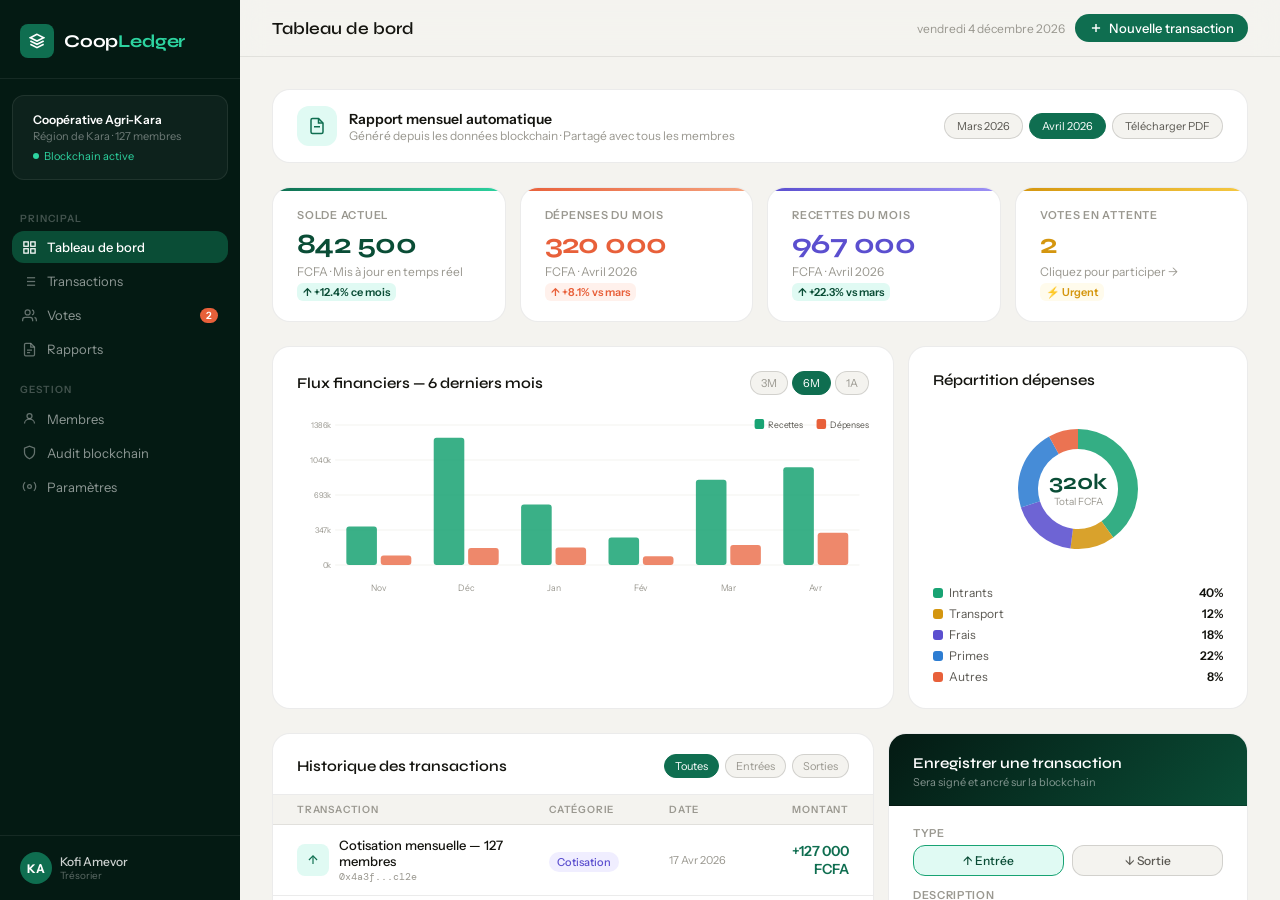
<file: Prototype_CoopLedger/Index.html>
<!doctype html>
<html lang="fr">
  <head>
    <meta charset="UTF-8" />
    <meta name="viewport" content="width=device-width, initial-scale=1.0" />
    <title>CoopLedger — Application</title>
    <link rel="preconnect" href="https://fonts.googleapis.com" />
    <link
      href="https://fonts.googleapis.com/css2?family=Syne:wght@400;500;600;700;800&family=DM+Mono:wght@400;500&family=Instrument+Sans:wght@300;400;500;600&display=swap"
      rel="stylesheet"
    />
    <link rel="stylesheet" href="CoopLedger_App.css" />
  </head>
  <body>
    <!-- ==================== SIDEBAR ==================== -->
    <aside class="sidebar">
      <div class="sidebar-logo">
        <div class="logo-mark">
          <svg viewBox="0 0 24 24" fill="none" stroke="white" stroke-width="2.5">
            <path d="M12 2L2 7l10 5 10-5-10-5z"/>
            <path d="M2 17l10 5 10-5"/>
            <path d="M2 12l10 5 10-5"/>
          </svg>
        </div>
        <span class="logo-text">Coop<span>Ledger</span></span>
      </div>

      <div class="sidebar-coop">
        <div class="coop-name">Coopérative Agri-Kara</div>
        <div class="coop-sub">Région de Kara · 127 membres</div>
        <div class="coop-status">
          <div class="status-dot"></div>
          <span class="status-text" id="sidebar-chain-status">Blockchain active</span>
        </div>
      </div>

      <div class="nav-section">
        <div class="nav-label">Principal</div>
        <div class="nav-item active" id="nav-dashboard" onclick="navigateTo('dashboard', this)">
          <svg viewBox="0 0 24 24" fill="none" stroke="currentColor" stroke-width="2">
            <rect x="3" y="3" width="7" height="7"/><rect x="14" y="3" width="7" height="7"/>
            <rect x="14" y="14" width="7" height="7"/><rect x="3" y="14" width="7" height="7"/>
          </svg>
          Tableau de bord
        </div>
        <div class="nav-item" id="nav-transactions" onclick="navigateTo('transactions', this)">
          <svg viewBox="0 0 24 24" fill="none" stroke="currentColor" stroke-width="2">
            <line x1="8" y1="6" x2="21" y2="6"/><line x1="8" y1="12" x2="21" y2="12"/>
            <line x1="8" y1="18" x2="21" y2="18"/><line x1="3" y1="6" x2="3.01" y2="6"/>
            <line x1="3" y1="12" x2="3.01" y2="12"/><line x1="3" y1="18" x2="3.01" y2="18"/>
          </svg>
          Transactions
        </div>
        <div class="nav-item" id="nav-vote" onclick="navigateTo('vote', this)">
          <svg viewBox="0 0 24 24" fill="none" stroke="currentColor" stroke-width="2">
            <path d="M17 21v-2a4 4 0 0 0-4-4H5a4 4 0 0 0-4 4v2"/>
            <circle cx="9" cy="7" r="4"/>
            <path d="M23 21v-2a4 4 0 0 0-3-3.87"/>
            <path d="M16 3.13a4 4 0 0 1 0 7.75"/>
          </svg>
          Votes
          <span class="nav-badge" id="vote-badge">2</span>
        </div>
        <div class="nav-item" id="nav-rapport" onclick="navigateTo('rapport', this)">
          <svg viewBox="0 0 24 24" fill="none" stroke="currentColor" stroke-width="2">
            <path d="M14 2H6a2 2 0 0 0-2 2v16a2 2 0 0 0 2 2h12a2 2 0 0 0 2-2V8z"/>
            <polyline points="14 2 14 8 20 8"/>
            <line x1="8" y1="13" x2="16" y2="13"/><line x1="8" y1="17" x2="13" y2="17"/>
          </svg>
          Rapports
        </div>

        <div class="nav-label">Gestion</div>
        <div class="nav-item">
          <svg viewBox="0 0 24 24" fill="none" stroke="currentColor" stroke-width="2">
            <circle cx="12" cy="8" r="4"/><path d="M4 20c0-4 3.6-7 8-7s8 3 8 7"/>
          </svg>
          Membres
        </div>
        <div class="nav-item">
          <svg viewBox="0 0 24 24" fill="none" stroke="currentColor" stroke-width="2">
            <path d="M12 22s8-4 8-10V5l-8-3-8 3v7c0 6 8 10 8 10z"/>
          </svg>
          Audit blockchain
        </div>
        <div class="nav-item">
          <svg viewBox="0 0 24 24" fill="none" stroke="currentColor" stroke-width="2">
            <circle cx="12" cy="12" r="3"/>
            <path d="M19.07 4.93a10 10 0 0 1 0 14.14M4.93 4.93a10 10 0 0 0 0 14.14"/>
          </svg>
          Paramètres
        </div>
      </div>

      <div class="sidebar-footer">
        <div class="member-avatar">KA</div>
        <div>
          <div class="member-name">Kofi Amevor</div>
          <div class="member-role">Trésorier</div>
        </div>
      </div>
    </aside>

    <!-- ==================== MAIN ==================== -->
    <main class="main">

      <!-- ===== PAGE DASHBOARD ===== -->
      <div id="page-dashboard" class="page active">
        <div class="topbar">
          <div class="topbar-title">Tableau de bord</div>
          <div class="topbar-right">
            <span class="topbar-date" id="topbar-date"></span>
            <button class="btn-action" onclick="openAddTx()">
              <svg viewBox="0 0 24 24" fill="none" stroke="currentColor" stroke-width="2.5">
                <line x1="12" y1="5" x2="12" y2="19"/><line x1="5" y1="12" x2="19" y2="12"/>
              </svg>
              Nouvelle transaction
            </button>
          </div>
        </div>
        <div class="content">
          <!-- Rapport bar -->
          <div class="rapport-bar">
            <div class="rapport-left">
              <div class="rapport-icon">
                <svg viewBox="0 0 24 24" fill="none" stroke-width="2">
                  <path d="M14 2H6a2 2 0 0 0-2 2v16a2 2 0 0 0 2 2h12a2 2 0 0 0 2-2V8z"/>
                  <polyline points="14 2 14 8 20 8"/>
                  <line x1="8" y1="13" x2="16" y2="13"/>
                </svg>
              </div>
              <div>
                <div class="rapport-title">Rapport mensuel automatique</div>
                <div class="rapport-sub">Généré depuis les données blockchain · Partagé avec tous les membres</div>
              </div>
            </div>
            <div class="rapport-months">
              <button class="month-btn">Mars 2026</button>
              <button class="month-btn active">Avril 2026</button>
              <button class="month-btn" onclick="showDashToast('rapport')">Télécharger PDF</button>
            </div>
          </div>

          <!-- Metrics -->
          <div class="metrics-row">
            <div class="metric-card mc-green">
              <div class="metric-label">Solde actuel</div>
              <div class="metric-value" id="solde-val">842 500</div>
              <div class="metric-sub">FCFA · Mis à jour en temps réel</div>
              <div class="metric-delta delta-up">↑ +12.4% ce mois</div>
            </div>
            <div class="metric-card mc-orange">
              <div class="metric-label">Dépenses du mois</div>
              <div class="metric-value">320 000</div>
              <div class="metric-sub">FCFA · Avril 2026</div>
              <div class="metric-delta delta-down">↑ +8.1% vs mars</div>
            </div>
            <div class="metric-card mc-purple">
              <div class="metric-label">Recettes du mois</div>
              <div class="metric-value">967 000</div>
              <div class="metric-sub">FCFA · Avril 2026</div>
              <div class="metric-delta delta-up">↑ +22.3% vs mars</div>
            </div>
            <div class="metric-card mc-amber" style="cursor:pointer" onclick="navigateTo('vote', document.getElementById('nav-vote'))">
              <div class="metric-label">Votes en attente</div>
              <div class="metric-value" style="color:var(--amber)">2</div>
              <div class="metric-sub">Cliquez pour participer →</div>
              <div class="metric-delta delta-up" style="background:var(--amber-pale);color:var(--amber)">⚡ Urgent</div>
            </div>
          </div>

          <!-- Charts row -->
          <div class="charts-row">
            <div class="chart-card">
              <div class="chart-header">
                <div class="chart-title">Flux financiers — 6 derniers mois</div>
                <div class="chart-period">
                  <button class="period-btn" onclick="setPeriod(this,'3m')">3M</button>
                  <button class="period-btn active" onclick="setPeriod(this,'6m')">6M</button>
                  <button class="period-btn" onclick="setPeriod(this,'1a')">1A</button>
                </div>
              </div>
              <div class="chart-svg-wrap">
                <svg id="bar-chart" viewBox="0 0 600 180" preserveAspectRatio="none"></svg>
              </div>
            </div>
            <div class="chart-card">
              <div class="chart-header">
                <div class="chart-title">Répartition dépenses</div>
              </div>
              <div class="donut-wrap">
                <div class="donut-svg-wrap">
                  <svg viewBox="0 0 160 160" id="donut-svg"></svg>
                  <div class="donut-center">
                    <div class="donut-center-val">320k</div>
                    <div class="donut-center-lbl">Total FCFA</div>
                  </div>
                </div>
                <div class="donut-legend" id="donut-legend"></div>
              </div>
            </div>
          </div>

          <!-- Bottom row -->
          <div class="bottom-row">
            <div class="tx-card">
              <div class="tx-card-header">
                <div class="tx-card-title">Historique des transactions</div>
                <div class="tx-filters">
                  <button class="filter-btn active" onclick="filterTx('all',this)">Toutes</button>
                  <button class="filter-btn" onclick="filterTx('in',this)">Entrées</button>
                  <button class="filter-btn" onclick="filterTx('out',this)">Sorties</button>
                </div>
              </div>
              <div class="tx-table">
                <div class="tx-table-head">
                  <span>Transaction</span><span>Catégorie</span><span>Date</span><span style="text-align:right">Montant</span>
                </div>
                <div id="tx-body"></div>
              </div>
              <div class="tx-pagination">
                <span class="pag-info" id="pag-info">Affichage 1–8 sur 24 transactions</span>
                <div class="pag-btns">
                  <button class="pag-btn" onclick="changePage(-1)">
                    <svg viewBox="0 0 24 24" fill="none" stroke="currentColor" stroke-width="2.5"><polyline points="15 18 9 12 15 6"/></svg>
                  </button>
                  <button class="pag-btn active" id="pag-1" onclick="goPage(1)">1</button>
                  <button class="pag-btn" id="pag-2" onclick="goPage(2)">2</button>
                  <button class="pag-btn" id="pag-3" onclick="goPage(3)">3</button>
                  <button class="pag-btn" onclick="changePage(1)">
                    <svg viewBox="0 0 24 24" fill="none" stroke="currentColor" stroke-width="2.5"><polyline points="9 18 15 12 9 6"/></svg>
                  </button>
                </div>
              </div>
            </div>

            <!-- Add transaction -->
            <div class="add-panel">
              <div class="add-panel-header">
                <div class="add-panel-title">Enregistrer une transaction</div>
                <div class="add-panel-sub">Sera signé et ancré sur la blockchain</div>
              </div>
              <div class="add-panel-body">
                <div class="form-group">
                  <label class="form-label">Type</label>
                  <div class="tx-type-btns">
                    <button class="type-btn active-in" id="btn-in" onclick="setType('in')">↑ Entrée</button>
                    <button class="type-btn" id="btn-out" onclick="setType('out')">↓ Sortie</button>
                  </div>
                </div>
                <div class="form-group">
                  <label class="form-label">Description</label>
                  <input class="form-input" id="tx-desc" placeholder="Ex: Cotisation mensuelle"/>
                </div>
                <div class="form-row">
                  <div class="form-group">
                    <label class="form-label">Montant (FCFA)</label>
                    <input class="form-input" id="tx-amount" type="number" placeholder="0"/>
                  </div>
                  <div class="form-group">
                    <label class="form-label">Catégorie</label>
                    <select class="form-select" id="tx-cat">
                      <option value="Cotisation">Cotisation</option>
                      <option value="Intrants">Intrants</option>
                      <option value="Primes">Primes</option>
                      <option value="Frais">Frais</option>
                      <option value="Subvention">Subvention</option>
                      <option value="Transport">Transport</option>
                    </select>
                  </div>
                </div>
                <div class="form-group">
                  <label class="form-label">Bénéficiaire / Source</label>
                  <input class="form-input" id="tx-benef" placeholder="Nom ou organisation"/>
                </div>
                <button class="btn-submit" onclick="submitTx()">
                  <svg viewBox="0 0 24 24" fill="none" stroke="currentColor" stroke-width="2.5">
                    <path d="M12 22s8-4 8-10V5l-8-3-8 3v7c0 6 8 10 8 10z"/>
                  </svg>
                  Signer & Ancrer sur la blockchain
                </button>
                <div class="chain-status">
                  <div class="chain-row" style="margin-bottom:4px">
                    <span class="chain-label">Dernier bloc</span>
                    <span class="chain-val" id="chain-block">#1847</span>
                  </div>
                  <div class="chain-row" style="margin-bottom:4px">
                    <span class="chain-label">Dernier hash</span>
                    <span class="chain-val" id="chain-hash">0x4a3f...c12e</span>
                  </div>
                  <div class="chain-row">
                    <span class="chain-label">Noeuds actifs</span>
                    <span class="chain-val">5 / 5</span>
                  </div>
                </div>
              </div>
            </div>
          </div>
        </div>
      </div>

      <!-- ===== PAGE VOTE ===== -->
      <div id="page-vote" class="page">
        <div class="topbar">
          <div class="topbar-title">Votes &amp; Gouvernance</div>
          <div class="topbar-right">
            <button class="btn-primary" onclick="openNewVote()">
              <svg viewBox="0 0 24 24" fill="none" stroke="currentColor" stroke-width="2.5">
                <line x1="12" y1="5" x2="12" y2="19"/><line x1="5" y1="12" x2="19" y2="12"/>
              </svg>
              Nouvelle proposition
            </button>
          </div>
        </div>
        <div class="content">
          <div class="vote-stats-row">
            <div class="vstat vs-green">
              <div class="vstat-lbl">Votes actifs</div>
              <div class="vstat-val" id="stat-actifs">2</div>
              <div class="vstat-sub">En attente de participation</div>
            </div>
            <div class="vstat vs-purple">
              <div class="vstat-lbl">Taux de participation</div>
              <div class="vstat-val">78%</div>
              <div class="vstat-sub">99 / 127 membres ont voté</div>
            </div>
            <div class="vstat vs-amber">
              <div class="vstat-lbl">Propositions ce mois</div>
              <div class="vstat-val" id="stat-total">5</div>
              <div class="vstat-sub">Avril 2026</div>
            </div>
            <div class="vstat vs-blue">
              <div class="vstat-lbl">Smart contracts</div>
              <div class="vstat-val">4</div>
              <div class="vstat-sub">Déployés sur la blockchain</div>
            </div>
          </div>

          <div class="vote-grid">
            <div class="votes-panel">
              <div class="section-head">
                <div class="section-title">Propositions</div>
                <div class="tab-row">
                  <button class="tab-btn active" onclick="filterVotes('all',this)">Toutes</button>
                  <button class="tab-btn" onclick="filterVotes('active',this)">Actives</button>
                  <button class="tab-btn" onclick="filterVotes('closed',this)">Clôturées</button>
                </div>
              </div>
              <div id="votes-container"></div>
            </div>

            <div class="sc-panel">
              <div class="sc-card">
                <div class="sc-card-head">
                  <div class="sc-card-title">VoteManager — Smart Contract</div>
                  <div class="sc-card-sub">Déployé sur Hyperledger Besu · PoA</div>
                </div>
                <div class="sc-card-body">
                  <div class="sc-row"><span class="sc-label">Adresse contrat</span><span class="sc-val">0x7f3a...d4c2</span></div>
                  <div class="sc-row"><span class="sc-label">Bloc déploiement</span><span class="sc-val">#1201</span></div>
                  <div class="sc-row"><span class="sc-label">Propositions actives</span><span class="sc-val-white" id="sc-active">2</span></div>
                  <div class="sc-row"><span class="sc-label">Votes enregistrés</span><span class="sc-val-white" id="sc-votes">247</span></div>
                  <div class="sc-row"><span class="sc-label">Noeuds validateurs</span><span class="sc-val">5 / 5 actifs</span></div>
                  <div class="sc-row"><span class="sc-label">Dernier bloc</span><span class="sc-val" id="sc-block">#1847</span></div>
                </div>
              </div>

              <div class="sc-card">
                <div class="sc-card-head">
                  <div class="sc-card-title">Journal blockchain live</div>
                  <div class="sc-card-sub">Événements en temps réel</div>
                </div>
                <div class="sc-card-body">
                  <div class="sc-log" id="sc-log"></div>
                </div>
              </div>

              <div class="new-vote-card">
                <div class="nv-header">
                  <div class="nv-title">Soumettre une proposition</div>
                  <div class="nv-sub">Déploie un smart contract de vote</div>
                </div>
                <div class="nv-body">
                  <div class="form-group">
                    <label class="form-label">Intitulé de la proposition</label>
                    <input class="form-input" id="nv-title" placeholder="Ex: Achat groupé d'engrais"/>
                  </div>
                  <div class="form-group">
                    <label class="form-label">Description</label>
                    <textarea class="form-textarea" id="nv-desc" rows="2" placeholder="Détails de la proposition..."></textarea>
                  </div>
                  <div class="form-row">
                    <div class="form-group">
                      <label class="form-label">Montant (FCFA)</label>
                      <input class="form-input" id="nv-amount" type="number" placeholder="0"/>
                    </div>
                    <div class="form-group">
                      <label class="form-label">Catégorie</label>
                      <select class="form-select" id="nv-cat">
                        <option>Intrants</option><option>Investissement</option>
                        <option>Formation</option><option>Infrastructure</option>
                        <option>Distribution</option><option>Autre</option>
                      </select>
                    </div>
                  </div>
                  <div class="form-group">
                    <label class="form-label">Durée du vote</label>
                    <select class="form-select" id="nv-duration">
                      <option>3 jours</option><option>5 jours</option>
                      <option>7 jours</option><option>14 jours</option>
                    </select>
                  </div>
                  <div class="form-group">
                    <label class="form-label">Seuil d'approbation</label>
                    <div class="threshold-row">
                      <input type="range" class="threshold-slider" id="nv-threshold" min="50" max="80" value="51" oninput="updateThreshold(this.value)"/>
                      <span class="threshold-val" id="threshold-display">51%</span>
                    </div>
                  </div>
                  <button class="btn-deploy" onclick="deployVote()">
                    <svg viewBox="0 0 24 24" fill="none" stroke="currentColor" stroke-width="2">
                      <path d="M12 22s8-4 8-10V5l-8-3-8 3v7c0 6 8 10 8 10z"/>
                    </svg>
                    Déployer le smart contract
                  </button>
                </div>
              </div>
            </div>
          </div>
        </div>
      </div>

      <!-- ===== PAGE TRANSACTIONS (placeholder) ===== -->
      <div id="page-transactions" class="page">
        <div class="topbar">
          <div class="topbar-title">Transactions</div>
        </div>
        <div class="content">
          <div class="tx-card">
            <div class="tx-card-header">
              <div class="tx-card-title">Historique des transactions</div>
              <div class="tx-filters">
                <button class="filter-btn active" onclick="filterTx('all',this)">Toutes</button>
                <button class="filter-btn" onclick="filterTx('in',this)">Entrées</button>
                <button class="filter-btn" onclick="filterTx('out',this)">Sorties</button>
              </div>
            </div>
            <div class="tx-table">
              <div class="tx-table-head">
                <span>Transaction</span><span>Catégorie</span><span>Date</span><span style="text-align:right">Montant</span>
              </div>
              <div id="tx-body-full"></div>
            </div>
          </div>
        </div>
      </div>

      <!-- ===== PAGE RAPPORT (placeholder) ===== -->
      <div id="page-rapport" class="page">
        <div class="topbar">
          <div class="topbar-title">Rapports</div>
        </div>
        <div class="content">
          <div class="rapport-bar">
            <div class="rapport-left">
              <div class="rapport-icon">
                <svg viewBox="0 0 24 24" fill="none" stroke-width="2">
                  <path d="M14 2H6a2 2 0 0 0-2 2v16a2 2 0 0 0 2 2h12a2 2 0 0 0 2-2V8z"/>
                  <polyline points="14 2 14 8 20 8"/>
                  <line x1="8" y1="13" x2="16" y2="13"/>
                </svg>
              </div>
              <div>
                <div class="rapport-title">Rapport mensuel automatique</div>
                <div class="rapport-sub">Généré depuis les données blockchain</div>
              </div>
            </div>
            <div class="rapport-months">
              <button class="month-btn">Mars 2026</button>
              <button class="month-btn active">Avril 2026</button>
              <button class="month-btn" onclick="showDashToast('rapport')">Télécharger PDF</button>
            </div>
          </div>
        </div>
      </div>

    </main>

    <!-- Modal confirmation vote -->
    <div class="modal-overlay" id="modal" onclick="closeModal(event)">
      <div class="modal" id="modal-box">
        <div class="modal-icon" id="modal-icon">
          <svg viewBox="0 0 24 24" fill="none" stroke="currentColor" stroke-width="2" id="modal-icon-svg"></svg>
        </div>
        <div class="modal-title" id="modal-title"></div>
        <div class="modal-sub" id="modal-sub"></div>
        <div class="modal-prop" id="modal-prop"></div>
        <div class="modal-sign">
          <div class="modal-sign-row"><span class="modal-sign-lbl">Membre</span><span class="modal-sign-val">Kofi Amevor (Trésorier)</span></div>
          <div class="modal-sign-row"><span class="modal-sign-lbl">Clé publique</span><span class="modal-sign-val">0x8f3a...b2d1</span></div>
          <div class="modal-sign-row"><span class="modal-sign-lbl">Signature</span><span class="modal-sign-val" id="modal-sig">En attente...</span></div>
        </div>
        <div class="modal-btns">
          <button class="modal-btn-cancel" onclick="closeModal()">Annuler</button>
          <button class="modal-btn-confirm-pour" id="modal-confirm" onclick="confirmVote()">Confirmer le vote</button>
        </div>
      </div>
    </div>

    <!-- Toast -->
    <div class="toast" id="toast">
      <div class="toast-header">
        <div class="toast-dot td-green" id="toast-dot"></div>
        <div class="toast-title" id="toast-title"></div>
      </div>
      <div class="toast-body" id="toast-body"></div>
      <div class="toast-hash" id="toast-hash"></div>
    </div>

    <script>
      // ═══════════════════════════════════════════════════════════════════════
      // NAVIGATION
      // ═══════════════════════════════════════════════════════════════════════
      function navigateTo(page, navEl) {
        // Hide all pages
        document.querySelectorAll('.page').forEach(p => p.classList.remove('active'));
        // Show target
        document.getElementById('page-' + page).classList.add('active');
        // Update nav
        document.querySelectorAll('.nav-item').forEach(el => el.classList.remove('active'));
        if (navEl) navEl.classList.add('active');
        // Update sidebar chain status text
        const statusText = document.getElementById('sidebar-chain-status');
        if (page === 'vote') {
          statusText.textContent = 'Smart contract actif';
          // Init vote page if needed
          if (!votePageInited) { initVotePage(); votePageInited = true; }
        } else {
          statusText.textContent = 'Blockchain active';
        }
        // Scroll to top
        document.querySelector('.main').scrollTo(0, 0);
      }

      // ═══════════════════════════════════════════════════════════════════════
      // SHARED STATE
      // ═══════════════════════════════════════════════════════════════════════
      let blockNum = 1847;
      let votePageInited = false;

      // ═══════════════════════════════════════════════════════════════════════
      // DASHBOARD LOGIC
      // ═══════════════════════════════════════════════════════════════════════
      const allTransactions = [
        { id:1, type:"in", name:"Cotisation mensuelle — 127 membres", cat:"Cotisation", date:"17 Avr 2026", amount:127000, hash:"0x4a3f...c12e" },
        { id:2, type:"out", name:"Achat intrants — Marché de Kara", cat:"Intrants", date:"12 Avr 2026", amount:95000, hash:"0x9b2d...f87a" },
        { id:3, type:"in", name:"Prime de vente — récolte maïs", cat:"Primes", date:"5 Avr 2026", amount:340000, hash:"0x2e7c...3b51" },
        { id:4, type:"out", name:"Frais de transport groupé", cat:"Transport", date:"1 Avr 2026", amount:22500, hash:"0x1f4a...7d92" },
        { id:5, type:"in", name:"Subvention IFAD — Q1 2026", cat:"Subvention", date:"28 Mar 2026", amount:500000, hash:"0x7d3f...8a6c" },
        { id:6, type:"out", name:"Achat semences certifiées", cat:"Intrants", date:"24 Mar 2026", amount:68000, hash:"0x3c8a...2f1d" },
        { id:7, type:"in", name:"Cotisation mensuelle — 124 membres", cat:"Cotisation", date:"15 Mar 2026", amount:124000, hash:"0x8e1b...9c4a" },
        { id:8, type:"out", name:"Formation comptabilité membres", cat:"Frais", date:"10 Mar 2026", amount:35000, hash:"0x5a7d...1e3b" },
        { id:9, type:"in", name:"Vente groupée sorgho", cat:"Primes", date:"5 Mar 2026", amount:220000, hash:"0x6b2c...4d8f" },
        { id:10, type:"out", name:"Réparation équipement stockage", cat:"Frais", date:"1 Mar 2026", amount:45000, hash:"0x9f3a...7c2e" },
        { id:11, type:"in", name:"Cotisation mensuelle — 122 membres", cat:"Cotisation", date:"15 Fév 2026", amount:122000, hash:"0x2d4e...8b1a" },
        { id:12, type:"out", name:"Achat pesticides bio", cat:"Intrants", date:"8 Fév 2026", amount:52000, hash:"0x7a1f...3c9d" },
        { id:13, type:"in", name:"Don Ministère Agriculture", cat:"Subvention", date:"3 Fév 2026", amount:150000, hash:"0x4c8b...6e2f" },
        { id:14, type:"out", name:"Frais de réunion annuelle", cat:"Frais", date:"28 Jan 2026", amount:18000, hash:"0x1e5d...9a4c" },
        { id:15, type:"in", name:"Prime exportation — coton", cat:"Primes", date:"20 Jan 2026", amount:480000, hash:"0x8b3f...2d7e" },
        { id:16, type:"out", name:"Achat matériel irrigation", cat:"Intrants", date:"15 Jan 2026", amount:110000, hash:"0x3d7c...5a1b" },
        { id:17, type:"in", name:"Cotisation mensuelle — 120 membres", cat:"Cotisation", date:"10 Jan 2026", amount:120000, hash:"0x6e4a...8f2c" },
        { id:18, type:"out", name:"Frais notaire — statuts", cat:"Frais", date:"5 Jan 2026", amount:25000, hash:"0x9c2d...4b7e" },
        { id:19, type:"in", name:"Remboursement prêt Banque Agricole", cat:"Primes", date:"30 Déc 2025", amount:200000, hash:"0x1a5f...3e8c" },
        { id:20, type:"out", name:"Transport récolte décembre", cat:"Transport", date:"20 Déc 2025", amount:38000, hash:"0x7b2e...9d4a" },
        { id:21, type:"in", name:"Subvention BAD — agriculture durable", cat:"Subvention", date:"15 Déc 2025", amount:750000, hash:"0x4f8c...2a6d" },
        { id:22, type:"out", name:"Achat engrais NPK — décembre", cat:"Intrants", date:"10 Déc 2025", amount:88000, hash:"0x2c6a...7f1b" },
        { id:23, type:"in", name:"Prime vente igname", cat:"Primes", date:"5 Déc 2025", amount:310000, hash:"0x5e1d...8c3f" },
        { id:24, type:"out", name:"Formation digital — membres", cat:"Frais", date:"1 Déc 2025", amount:42000, hash:"0x3a7b...5e9c" },
      ];

      const catColors = {
        Cotisation:"cat-cotis", Intrants:"cat-intrants", Primes:"cat-primes",
        Frais:"cat-frais", Subvention:"cat-subvention", Transport:"cat-transport"
      };

      let currentFilter = "all";
      let currentPage = 1;
      const perPage = 8;
      let txType = "in";

      document.getElementById("topbar-date").textContent = new Date().toLocaleDateString("fr-FR", {
        weekday:"long", day:"numeric", month:"long", year:"numeric"
      });

      function getFiltered() {
        if (currentFilter === "in") return allTransactions.filter(t => t.type === "in");
        if (currentFilter === "out") return allTransactions.filter(t => t.type === "out");
        return allTransactions;
      }

      function renderTx() {
        const filtered = getFiltered();
        const total = filtered.length;
        const start = (currentPage - 1) * perPage;
        const slice = filtered.slice(start, start + perPage);
        document.getElementById("pag-info").textContent =
          `Affichage ${start+1}–${Math.min(start+perPage,total)} sur ${total} transactions`;
        const body = document.getElementById("tx-body");
        body.innerHTML = slice.map((tx,i) => `
          <div class="tx-row" style="animation-delay:${i*0.04}s">
            <div class="tx-info-wrap">
              <div class="tx-icon ${tx.type==="in"?"ti-in":"ti-out"}">
                <svg viewBox="0 0 24 24" fill="none" stroke="currentColor" stroke-width="2">
                  ${tx.type==="in"
                    ? '<line x1="12" y1="19" x2="12" y2="5"/><polyline points="5 12 12 5 19 12"/>'
                    : '<line x1="12" y1="5" x2="12" y2="19"/><polyline points="19 12 12 19 5 12"/>'}
                </svg>
              </div>
              <div>
                <div class="tx-name">${tx.name}</div>
                <div class="tx-hash">${tx.hash}</div>
              </div>
            </div>
            <div><span class="tx-cat ${catColors[tx.cat]}">${tx.cat}</span></div>
            <div class="tx-date">${tx.date}</div>
            <div class="tx-amount ${tx.type==="in"?"amount-in":"amount-out"}">
              ${tx.type==="in" ? "+" : "−"}${tx.amount.toLocaleString("fr-FR")} FCFA
            </div>
          </div>
        `).join("");
        const pages = Math.ceil(total / perPage);
        for (let i = 1; i <= 3; i++) {
          const btn = document.getElementById(`pag-${i}`);
          if (btn) { btn.classList.toggle("active", i === currentPage); btn.style.display = i <= pages ? "" : "none"; }
        }
      }

      function filterTx(f, btn) {
        currentFilter = f; currentPage = 1;
        document.querySelectorAll(".filter-btn").forEach(b => b.classList.remove("active"));
        btn.classList.add("active");
        renderTx();
      }

      function changePage(d) {
        const pages = Math.ceil(getFiltered().length / perPage);
        currentPage = Math.max(1, Math.min(pages, currentPage + d));
        renderTx();
      }

      function goPage(p) { currentPage = p; renderTx(); }

      // Bar chart
      const chartData = {
        "6m": { labels:["Nov","Déc","Jan","Fév","Mar","Avr"], income:[380000,1260000,600000,272000,844000,967000], expense:[95000,168000,173000,87000,198000,320000] },
        "3m": { labels:["Fév","Mar","Avr"], income:[272000,844000,967000], expense:[87000,198000,320000] },
        "1a": { labels:["Mai","Juin","Juil","Aoû","Sep","Oct","Nov","Déc","Jan","Fév","Mar","Avr"], income:[220000,310000,450000,280000,390000,520000,380000,1260000,600000,272000,844000,967000], expense:[80000,90000,110000,75000,130000,145000,95000,168000,173000,87000,198000,320000] }
      };
      let currentPeriod = "6m";

      function drawBarChart(period) {
        const d = chartData[period];
        const svg = document.getElementById("bar-chart");
        const W=600,H=180,padL=40,padR=10,padT=10,padB=30;
        const n = d.labels.length;
        const maxV = Math.max(...d.income,...d.expense);
        const xScale = (W-padL-padR)/n;
        const yScale = (H-padT-padB)/(maxV*1.1);
        const bW = xScale*0.35;
        let html = "";
        [0,0.25,0.5,0.75,1].forEach(t => {
          const y = H-padB-t*(H-padT-padB);
          html += `<line x1="${padL}" y1="${y}" x2="${W-padR}" y2="${y}" stroke="#e8e6e0" stroke-width="0.5"/>`;
          html += `<text x="${padL-4}" y="${y+3}" text-anchor="end" font-size="8" fill="#9a9890">${((t*maxV*1.1)/1000).toFixed(0)}k</text>`;
        });
        d.labels.forEach((lbl,i) => {
          const cx = padL+i*xScale+xScale/2;
          const incH = d.income[i]*yScale, expH = d.expense[i]*yScale;
          const incY = H-padB-incH, expY = H-padB-expH;
          html += `<rect x="${cx-bW-2}" y="${incY}" width="${bW}" height="${incH}" fill="#18a373" rx="3" opacity="0.85"/>`;
          html += `<rect x="${cx+2}" y="${expY}" width="${bW}" height="${expH}" fill="#e8603a" rx="3" opacity="0.75"/>`;
          html += `<text x="${cx}" y="${H-4}" text-anchor="middle" font-size="9" fill="#9a9890">${lbl}</text>`;
        });
        html += `<rect x="${W-120}" y="4" width="10" height="10" fill="#18a373" rx="2"/>
                 <text x="${W-106}" y="13" font-size="9" fill="#5a5852">Recettes</text>
                 <rect x="${W-55}" y="4" width="10" height="10" fill="#e8603a" rx="2"/>
                 <text x="${W-41}" y="13" font-size="9" fill="#5a5852">Dépenses</text>`;
        svg.innerHTML = html;
      }

      function setPeriod(btn, p) {
        document.querySelectorAll(".period-btn").forEach(b => b.classList.remove("active"));
        btn.classList.add("active");
        currentPeriod = p;
        drawBarChart(p);
      }

      // Donut
      const donutData = [
        {label:"Intrants",pct:40,color:"#18a373"},
        {label:"Transport",pct:12,color:"#d4960f"},
        {label:"Frais",pct:18,color:"#5b4fcf"},
        {label:"Primes",pct:22,color:"#2d7dd2"},
        {label:"Autres",pct:8,color:"#e8603a"},
      ];

      function drawDonut() {
        const svg = document.getElementById("donut-svg");
        const cx=80,cy=80,r=60,ir=40;
        let startAngle = -Math.PI/2, paths = "";
        donutData.forEach(d => {
          const angle = (d.pct/100)*2*Math.PI;
          const x1=cx+r*Math.cos(startAngle),y1=cy+r*Math.sin(startAngle);
          const x2=cx+r*Math.cos(startAngle+angle),y2=cy+r*Math.sin(startAngle+angle);
          const xi1=cx+ir*Math.cos(startAngle),yi1=cy+ir*Math.sin(startAngle);
          const xi2=cx+ir*Math.cos(startAngle+angle),yi2=cy+ir*Math.sin(startAngle+angle);
          const lg = angle>Math.PI?1:0;
          paths += `<path d="M${xi1},${yi1} L${x1},${y1} A${r},${r} 0 ${lg},1 ${x2},${y2} L${xi2},${yi2} A${ir},${ir} 0 ${lg},0 ${xi1},${yi1}" fill="${d.color}" opacity="0.88"/>`;
          startAngle += angle;
        });
        svg.innerHTML = paths;
        document.getElementById("donut-legend").innerHTML = donutData.map(d => `
          <div class="legend-row">
            <div class="legend-left"><div class="legend-swatch" style="background:${d.color}"></div><span>${d.label}</span></div>
            <span class="legend-pct">${d.pct}%</span>
          </div>
        `).join("");
      }

      function setType(t) {
        txType = t;
        document.getElementById("btn-in").className = "type-btn" + (t==="in" ? " active-in" : "");
        document.getElementById("btn-out").className = "type-btn" + (t==="out" ? " active-out" : "");
      }

      function submitTx() {
        const desc = document.getElementById("tx-desc").value.trim();
        const amount = parseInt(document.getElementById("tx-amount").value) || 0;
        const cat = document.getElementById("tx-cat").value;
        const benef = document.getElementById("tx-benef").value.trim();
        if (!desc || !amount) {
          document.getElementById("tx-desc").style.borderColor = "#e8603a";
          document.getElementById("tx-amount").style.borderColor = "#e8603a";
          return;
        }
        document.getElementById("tx-desc").style.borderColor = "";
        document.getElementById("tx-amount").style.borderColor = "";
        blockNum++;
        const hash = "0x"+Math.random().toString(16).slice(2,6)+"..."+Math.random().toString(16).slice(2,6);
        document.getElementById("chain-block").textContent = `#${blockNum}`;
        document.getElementById("chain-hash").textContent = hash;
        const newTx = {
          id: allTransactions.length+1, type: txType,
          name: desc+(benef?` — ${benef}`:""), cat, amount,
          date: new Date().toLocaleDateString("fr-FR",{day:"numeric",month:"short",year:"numeric"}),
          hash
        };
        allTransactions.unshift(newTx);
        const soldeEl = document.getElementById("solde-val");
        let s = parseInt(soldeEl.textContent.replace(/\s/g,""))||842500;
        s += txType==="in" ? amount : -amount;
        soldeEl.textContent = s.toLocaleString("fr-FR");
        document.getElementById("tx-desc").value = "";
        document.getElementById("tx-amount").value = "";
        document.getElementById("tx-benef").value = "";
        currentPage = 1;
        renderTx();
        showToast(`Transaction ancrée sur la blockchain`, `${txType==="in"?"+":"-"}${amount.toLocaleString("fr-FR")} FCFA · Visible par tous les membres`, hash, "green");
      }

      function openAddTx() {
        document.getElementById("tx-desc").focus();
        document.getElementById("tx-desc").scrollIntoView({behavior:"smooth",block:"center"});
      }

      function showDashToast(type) {
        if (type === "vote") {
          showToast("2 votes en attente de votre participation", "Cliquez sur Votes dans le menu pour participer", "", "green");
        } else if (type === "rapport") {
          showToast("Rapport Avril 2026 généré", "PDF ancré sur la blockchain et partagé avec les membres", "0x"+Math.random().toString(16).slice(2,10)+"...", "green");
        }
      }

      // ═══════════════════════════════════════════════════════════════════════
      // VOTE PAGE LOGIC
      // ═══════════════════════════════════════════════════════════════════════
      let scVotes = 247;
      let currentVoteId = null;
      let currentVoteChoice = null;
      let voteFilter = "all";

      const voters = [
        {initials:"KA",color:"#0f6e50"},{initials:"MB",color:"#5b4fcf"},
        {initials:"AK",color:"#e8603a"},{initials:"YD",color:"#2d7dd2"},
        {initials:"FT",color:"#d4960f"},
      ];

      const votes = [
        { id:1, status:"active", urgent:true, title:"Achat groupé d'engrais NPK — Saison 2026", desc:"Acquisition de 2 tonnes d'engrais NPK auprès du fournisseur AgriPlus pour la saison des pluies. Prix négocié à 125 000 FCFA/tonne (marché : 160 000 FCFA).", cat:"Intrants", amount:250000, pour:94, contre:33, quorum:127, threshold:51, deadline:"21 Avr 2026", daysLeft:3, voted:false, myVote:null, hash:"0x4a3f...c12e", block:"#1832", voters:[0,1,2,3,4] },
        { id:2, status:"active", urgent:false, title:"Admission de 5 nouveaux membres", desc:"Intégration de Amina Traoré, Koffi Mensah, Dzifa Ablo, Sena Koku et Mawuli Agbo. Chaque candidat a payé la cotisation d'entrée de 5 000 FCFA.", cat:"Gouvernance", amount:0, pour:112, contre:15, quorum:127, threshold:51, deadline:"25 Avr 2026", daysLeft:7, voted:true, myVote:"pour", hash:"0x9b2d...f87a", block:"#1835", voters:[0,1,2,3,4] },
        { id:3, status:"closed", result:"approved", title:"Renouvellement du bureau — Mandat 2026", desc:"Reconduction du bureau actuel pour un mandat de 2 ans suite au bilan positif de la saison 2025.", cat:"Gouvernance", amount:0, pour:108, contre:19, quorum:127, threshold:66, deadline:"10 Avr 2026", voted:true, myVote:"pour", hash:"0x2e7c...3b51", block:"#1801", voters:[0,1,2,3,4] },
        { id:4, status:"closed", result:"approved", title:"Achat d'un hangar de stockage", desc:"Construction d'un hangar de 150m² pour stocker les récoltes et réduire les pertes post-récolte (estimées à 23% actuellement).", cat:"Infrastructure", amount:850000, pour:119, contre:8, quorum:127, threshold:66, deadline:"1 Avr 2026", voted:true, myVote:"pour", hash:"0x1f4a...7d92", block:"#1772", voters:[0,1,2,3,4] },
        { id:5, status:"closed", result:"rejected", title:"Prêt bancaire de 1 500 000 FCFA", desc:"Souscription d'un prêt auprès de la Banque Agricole du Togo pour financer l'achat de matériel d'irrigation. Taux proposé : 9% sur 24 mois.", cat:"Investissement", amount:1500000, pour:41, contre:86, quorum:127, threshold:66, deadline:"25 Mar 2026", voted:true, myVote:"contre", hash:"0x7d3f...8a6c", block:"#1740", voters:[0,1,2,3,4] },
      ];

      function initVotePage() {
        renderVotes();
        updateStats();
        initLog();
        setInterval(simulateLiveVote, 5000);
      }

      function renderVotes() {
        const filtered = votes.filter(v => {
          if (voteFilter === "active") return v.status === "active";
          if (voteFilter === "closed") return v.status === "closed";
          return true;
        });
        document.getElementById("votes-container").innerHTML = filtered.map((v,idx) => buildVoteCard(v,idx)).join("");
      }

      function buildVoteCard(v, idx) {
        const total = v.pour+v.contre;
        const pctPour = total>0 ? Math.round((v.pour/total)*100) : 0;
        const quorumPct = Math.round(((v.pour+v.contre)/v.quorum)*100);
        const badgesHtml = `
          ${v.status==="active"?`<span class="badge badge-active">● Actif</span>`:""}
          ${v.urgent?`<span class="badge badge-urgent">⚡ Urgent</span>`:""}
          ${v.status==="closed"&&v.result==="approved"?`<span class="badge badge-approved">✓ Approuvé</span>`:""}
          ${v.status==="closed"&&v.result==="rejected"?`<span class="badge badge-rejected">✗ Rejeté</span>`:""}
          <span class="badge badge-cat">${v.cat}</span>
          ${v.amount>0?`<span class="badge badge-amount">${v.amount.toLocaleString("fr-FR")} FCFA</span>`:""}
        `;
        const votersHtml = v.voters.map(i => `<div class="voter-av" style="background:${voters[i].color}">${voters[i].initials}</div>`).join("") +
          `<span class="voters-more">+${total-v.voters.length} autres</span>`;
        const actionsHtml = v.status==="active" ? (v.voted ?
          `<button class="btn-voted"><svg viewBox="0 0 24 24" fill="none" stroke="currentColor" stroke-width="2"><polyline points="20 6 9 17 4 12"/></svg>Voté ${v.myVote==="pour"?"Pour":"Contre"}</button>
           <span class="vc-deadline ${v.daysLeft<=3?"deadline-urgent":"deadline-ok"}"><svg viewBox="0 0 24 24" fill="none" stroke="currentColor" stroke-width="1.5"><circle cx="12" cy="12" r="10"/><polyline points="12 6 12 12 16 14"/></svg>${v.daysLeft}j restants</span>` :
          `<button class="btn-vote btn-pour" onclick="openModal(${v.id},'pour')"><svg viewBox="0 0 24 24" fill="none" stroke="currentColor" stroke-width="2"><polyline points="20 6 9 17 4 12"/></svg>Pour</button>
           <button class="btn-vote btn-contre" onclick="openModal(${v.id},'contre')"><svg viewBox="0 0 24 24" fill="none" stroke="currentColor" stroke-width="2"><line x1="18" y1="6" x2="6" y2="18"/><line x1="6" y1="6" x2="18" y2="18"/></svg>Contre</button>
           <span class="vc-deadline ${v.daysLeft<=3?"deadline-urgent":"deadline-ok"}"><svg viewBox="0 0 24 24" fill="none" stroke="currentColor" stroke-width="1.5"><circle cx="12" cy="12" r="10"/><polyline points="12 6 12 12 16 14"/></svg>${v.daysLeft}j</span>`
        ) : "";
        const resultHtml = v.status==="closed" ? `
          <div class="vc-result result-${v.result}">
            <div class="result-icon"><svg viewBox="0 0 24 24" fill="none" stroke="currentColor" stroke-width="2">
              ${v.result==="approved"?'<polyline points="20 6 9 17 4 12"/>':'<line x1="18" y1="6" x2="6" y2="18"/><line x1="6" y1="6" x2="18" y2="18"/>'}
            </svg></div>
            <div>
              <div class="result-text">${v.result==="approved"?`<strong>Approuvé</strong>`:`<strong>Rejeté</strong>`} — ${pctPour}% de votes Pour (seuil: ${v.threshold}%)</div>
              <span class="result-hash">Enregistré ${v.block} · ${v.hash}</span>
            </div>
          </div>` : "";
        return `
          <div class="vote-card" style="animation-delay:${idx*0.07}s">
            <div class="vc-header">
              <div style="flex:1">
                <div class="vc-badges">${badgesHtml}</div>
                <div class="vc-title">${v.title}</div>
                <div class="vc-desc">${v.desc}</div>
                <div class="vc-meta">
                  <span class="vc-meta-item">
                    <svg viewBox="0 0 24 24" fill="none" stroke-width="1.5"><circle cx="12" cy="12" r="10"/><polyline points="12 6 12 12 16 14"/></svg>
                    ${v.status==="active"?`Expire le ${v.deadline}`:`Clôturé le ${v.deadline}`}
                  </span>
                  <span class="vc-meta-item">
                    <svg viewBox="0 0 24 24" fill="none" stroke-width="1.5"><path d="M17 21v-2a4 4 0 0 0-4-4H5a4 4 0 0 0-4 4v2"/><circle cx="9" cy="7" r="4"/></svg>
                    ${total} votes sur ${v.quorum} membres
                  </span>
                </div>
              </div>
            </div>
            <div class="vc-progress">
              <div class="prog-labels">
                <span class="prog-pour">Pour : ${v.pour} (${pctPour}%)</span>
                <span class="prog-contre">Contre : ${v.contre} (${100-pctPour}%)</span>
              </div>
              <div class="prog-track">
                <div class="prog-fill" style="width:${pctPour}%;background:${pctPour>=v.threshold?"linear-gradient(90deg,#0f6e50,#2dd4a0)":"linear-gradient(90deg,#e8603a,#f5a580)"}"></div>
              </div>
              <div class="prog-quorum">
                <span>Quorum : ${quorumPct}%</span>
                <div class="quorum-bar"><div class="quorum-fill" style="width:${Math.min(quorumPct,100)}%"></div></div>
                <span>Seuil : ${v.threshold}%</span>
              </div>
            </div>
            <div class="vc-voters">
              <div class="voters-title">Derniers votants</div>
              <div class="voters-avatars">${votersHtml}</div>
            </div>
            ${v.status==="active"?`<div class="vc-actions">${actionsHtml}</div>`:""}
            ${resultHtml}
          </div>
        `;
      }

      function filterVotes(f, btn) {
        voteFilter = f;
        document.querySelectorAll(".tab-btn").forEach(b => b.classList.remove("active"));
        btn.classList.add("active");
        renderVotes();
      }

      function openModal(id, choice) {
        const v = votes.find(x => x.id === id);
        if (!v) return;
        currentVoteId = id; currentVoteChoice = choice;
        const icon = document.getElementById("modal-icon");
        const svg = document.getElementById("modal-icon-svg");
        const title = document.getElementById("modal-title");
        const sub = document.getElementById("modal-sub");
        const prop = document.getElementById("modal-prop");
        const sig = document.getElementById("modal-sig");
        const btn = document.getElementById("modal-confirm");
        icon.className = `modal-icon mi-${choice}`;
        if (choice === "pour") {
          svg.innerHTML = '<polyline points="20 6 9 17 4 12"/>';
          title.textContent = "Voter Pour"; title.style.color = "var(--g2)";
          btn.className = "modal-btn-confirm-pour"; btn.textContent = "Confirmer — Voter Pour";
        } else {
          svg.innerHTML = '<line x1="18" y1="6" x2="6" y2="18"/><line x1="6" y1="6" x2="18" y2="18"/>';
          title.textContent = "Voter Contre"; title.style.color = "var(--orange)";
          btn.className = "modal-btn-confirm-contre"; btn.textContent = "Confirmer — Voter Contre";
        }
        sub.textContent = "Votre vote sera signé cryptographiquement et enregistré de façon permanente sur la blockchain.";
        prop.textContent = v.title + (v.amount>0 ? ` — ${v.amount.toLocaleString("fr-FR")} FCFA` : "");
        sig.textContent = "Génération...";
        setTimeout(() => {
          sig.textContent = "0x"+Math.random().toString(16).slice(2,10)+"..."+Math.random().toString(16).slice(2,6);
        }, 600);
        document.getElementById("modal").classList.add("show");
      }

      function closeModal(e) {
        if (!e || e.target === document.getElementById("modal")) {
          document.getElementById("modal").classList.remove("show");
        }
      }

      function confirmVote() {
        const v = votes.find(x => x.id === currentVoteId);
        if (!v) return;
        if (currentVoteChoice==="pour") v.pour++; else v.contre++;
        v.voted = true; v.myVote = currentVoteChoice;
        blockNum++; scVotes++;
        const hash = "0x"+Math.random().toString(16).slice(2,6)+"..."+Math.random().toString(16).slice(2,6);
        document.getElementById("modal").classList.remove("show");
        renderVotes(); updateScStatus();
        addLog(`[VOTE] Prop #${v.id} → ${currentVoteChoice.toUpperCase()} · Bloc #${blockNum} · ${hash}`, "log-new");
        showToast("Vote enregistré sur la blockchain",
          `${currentVoteChoice==="pour"?"✓ Pour":"✗ Contre"} — "${v.title.slice(0,40)}..."`,
          hash, currentVoteChoice==="pour"?"green":"orange");
      }

      function openNewVote() {
        document.getElementById("nv-title").focus();
        document.getElementById("nv-title").scrollIntoView({behavior:"smooth",block:"center"});
      }

      function deployVote() {
        const title = document.getElementById("nv-title").value.trim();
        const desc = document.getElementById("nv-desc").value.trim();
        const amount = parseInt(document.getElementById("nv-amount").value)||0;
        const cat = document.getElementById("nv-cat").value;
        const thresh = parseInt(document.getElementById("nv-threshold").value);
        const dur = document.getElementById("nv-duration").value;
        if (!title) { document.getElementById("nv-title").style.borderColor = "var(--orange)"; return; }
        document.getElementById("nv-title").style.borderColor = "";
        const days = parseInt(dur);
        const dline = new Date(); dline.setDate(dline.getDate()+days);
        const dlineStr = dline.toLocaleDateString("fr-FR",{day:"numeric",month:"short",year:"numeric"});
        const newVote = {
          id: votes.length+1, status:"active", urgent: days<=3,
          title, desc: desc||"Proposition soumise par le trésorier.",
          cat, amount, pour:0, contre:0, quorum:127, threshold:thresh,
          deadline: dlineStr, daysLeft: days, voted:false, myVote:null,
          hash: "0x"+Math.random().toString(16).slice(2,6)+"..."+Math.random().toString(16).slice(2,6),
          block: `#${blockNum+1}`, voters:[]
        };
        votes.unshift(newVote); blockNum++;
        document.getElementById("nv-title").value = "";
        document.getElementById("nv-desc").value = "";
        document.getElementById("nv-amount").value = "";
        updateStats(); renderVotes(); updateScStatus();
        addLog(`[DEPLOY] VoteManager#${newVote.id} → "${title.slice(0,30)}" · Seuil:${thresh}% · Bloc #${blockNum}`, "log-exec");
        showToast("Smart contract déployé", `Proposition soumise au vote de 127 membres`, newVote.hash, "purple");
        // Update badge
        const badge = document.getElementById("vote-badge");
        const activeCount = votes.filter(v => v.status==="active").length;
        badge.textContent = activeCount;
      }

      function updateScStatus() {
        const active = votes.filter(v => v.status==="active").length;
        document.getElementById("sc-active").textContent = active;
        document.getElementById("sc-votes").textContent = scVotes;
        document.getElementById("sc-block").textContent = `#${blockNum}`;
      }

      function updateStats() {
        const active = votes.filter(v => v.status==="active").length;
        const total = votes.length;
        document.getElementById("stat-actifs").textContent = active;
        document.getElementById("stat-total").textContent = total;
        const badge = document.getElementById("vote-badge");
        badge.textContent = active;
        badge.style.display = active>0 ? "" : "none";
      }

      const initLogs = [
        {msg:"[INIT] VoteManager déployé · Bloc #1201",cls:"log-exec"},
        {msg:'[DEPLOY] Prop #1 "Achat engrais" · Bloc #1832',cls:"log-exec"},
        {msg:'[DEPLOY] Prop #2 "Admission membres" · Bloc #1835',cls:"log-exec"},
        {msg:"[VOTE] Prop #1 → POUR · 0x4a3f...c12e · Bloc #1836",cls:"log-new"},
        {msg:"[VOTE] Prop #1 → POUR · 0x9b2d...f87a · Bloc #1837",cls:"log-new"},
        {msg:"[VOTE] Prop #2 → POUR · 0x2e7c...3b51 · Bloc #1838",cls:"log-new"},
        {msg:"[VOTE] Prop #1 → CONTRE · 0x1f4a...7d92 · Bloc #1839",cls:""},
        {msg:"[CONSENSUS] Bloc #1847 validé par 5/5 noeuds",cls:"log-warn"},
      ];

      function addLog(msg, cls="") {
        const log = document.getElementById("sc-log");
        const entry = document.createElement("span");
        entry.className = `log-entry ${cls}`;
        entry.textContent = `${new Date().toLocaleTimeString("fr-FR")} ${msg}`;
        log.insertBefore(entry, log.firstChild);
      }

      function initLog() {
        initLogs.forEach(l => addLog(l.msg, l.cls));
      }

      function updateThreshold(v) {
        document.getElementById("threshold-display").textContent = v+"%";
      }

      const memberNames = ["Amina T.","Koffi M.","Sena K.","Dzifa A.","Mawuli A.","Abla K.","Yao D.","Esi N.","Kwame B.","Afia S."];
      let feedIdx = 0;
      function simulateLiveVote() {
        const activeVotes = votes.filter(v => v.status==="active");
        if (activeVotes.length===0) return;
        const v = activeVotes[Math.floor(Math.random()*activeVotes.length)];
        const choice = Math.random()>0.35 ? "pour" : "contre";
        const member = memberNames[feedIdx%memberNames.length];
        feedIdx++;
        if (choice==="pour") v.pour++; else v.contre++;
        scVotes++; blockNum++;
        const hash = "0x"+Math.random().toString(16).slice(2,6)+"..."+Math.random().toString(16).slice(2,6);
        addLog(`[VOTE] Prop #${v.id} → ${choice.toUpperCase()} (${member}) · Bloc #${blockNum}`, choice==="pour"?"log-new":"");
        renderVotes(); updateScStatus();
      }

      // ═══════════════════════════════════════════════════════════════════════
      // SHARED TOAST
      // ═══════════════════════════════════════════════════════════════════════
      function showToast(title, body, hash, color="green") {
        document.getElementById("toast-title").textContent = title;
        document.getElementById("toast-body").textContent = body;
        document.getElementById("toast-hash").textContent = hash||"";
        const dot = document.getElementById("toast-dot");
        dot.className = `toast-dot td-${color==="purple"?"purple":color==="orange"?"orange":"green"}`;
        const toast = document.getElementById("toast");
        toast.classList.add("show");
        setTimeout(() => toast.classList.remove("show"), 4000);
      }

      // ═══════════════════════════════════════════════════════════════════════
      // INIT
      // ═══════════════════════════════════════════════════════════════════════
      renderTx();
      drawBarChart("6m");
      drawDonut();
      // Auto-show vote reminder after 2s
      setTimeout(() => showDashToast("vote"), 2000);
    </script>
  </body>
</html>
</file>
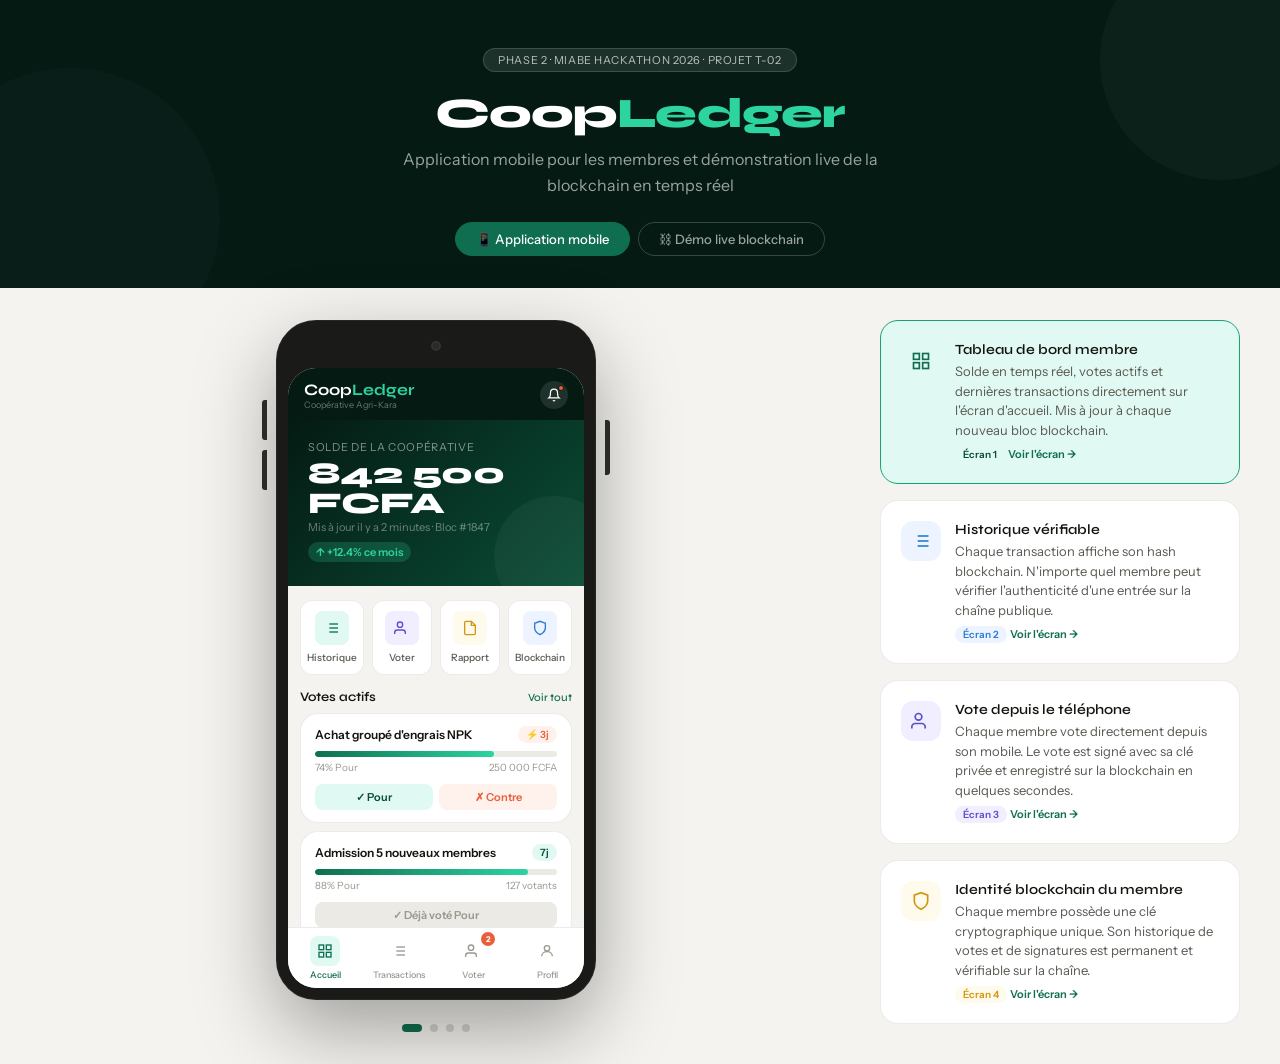
<file: CoopLedger_Mobile_Demo.html>
<!doctype html>
<html lang="fr">
  <head>
    <meta charset="UTF-8" />
    <meta name="viewport" content="width=device-width, initial-scale=1.0" />
    <title>CoopLedger — Application Mobile & Démo Live</title>
    <link rel="preconnect" href="https://fonts.googleapis.com" />
    <link
      href="https://fonts.googleapis.com/css2?family=Syne:wght@400;500;600;700;800&family=DM+Mono:wght@400;500&family=Instrument+Sans:wght@300;400;500;600&display=swap"
      rel="stylesheet"
    />
    <style>
      :root {
        --g0: #041a13;
        --g1: #063324;
        --g2: #0a4d36;
        --g3: #0f6e50;
        --g4: #18a373;
        --g5: #2dd4a0;
        --g6: #7ef0cb;
        --g-pale: #e0faf3;
        --orange: #e8603a;
        --orange-pale: #fff1ec;
        --purple: #5b4fcf;
        --purple-pale: #f0eeff;
        --purple-mid: #7b71e0;
        --amber: #d4960f;
        --amber-pale: #fffbec;
        --red: #d63c3c;
        --red-pale: #fff0f0;
        --blue: #2d7dd2;
        --blue-pale: #edf4ff;
        --bg: #f4f3ef;
        --surface: #fff;
        --border: rgba(0, 0, 0, 0.08);
        --border2: rgba(0, 0, 0, 0.14);
        --text: #14140f;
        --text2: #5a5852;
        --text3: #9a9890;
        --font: "Instrument Sans", sans-serif;
        --display: "Syne", sans-serif;
        --mono: "DM Mono", monospace;
        --r: 12px;
        --r2: 18px;
        --r3: 24px;
      }
      *,
      *::before,
      *::after {
        box-sizing: border-box;
        margin: 0;
        padding: 0;
      }
      body {
        font-family: var(--font);
        background: var(--bg);
        color: var(--text);
        min-height: 100vh;
      }
      button {
        font-family: var(--font);
        cursor: pointer;
        border: none;
        background: none;
      }
      input,
      select {
        font-family: var(--font);
        outline: none;
      }

      /* ── PAGE LAYOUT ───────────────────────────────────────── */
      .page-header {
        background: var(--g0);
        color: white;
        padding: 3rem 2rem 2rem;
        text-align: center;
        position: relative;
        overflow: hidden;
      }
      .page-header::before {
        content: "";
        position: absolute;
        top: -60px;
        right: -60px;
        width: 240px;
        height: 240px;
        border-radius: 50%;
        background: rgba(255, 255, 255, 0.03);
      }
      .page-header::after {
        content: "";
        position: absolute;
        bottom: -80px;
        left: -80px;
        width: 300px;
        height: 300px;
        border-radius: 50%;
        background: rgba(255, 255, 255, 0.02);
      }
      .ph-badge {
        display: inline-block;
        background: rgba(255, 255, 255, 0.1);
        color: rgba(255, 255, 255, 0.7);
        font-size: 11px;
        padding: 4px 14px;
        border-radius: 20px;
        margin-bottom: 1rem;
        border: 0.5px solid rgba(255, 255, 255, 0.15);
        letter-spacing: 0.05em;
        text-transform: uppercase;
      }
      .ph-title {
        font-family: var(--display);
        font-size: 42px;
        font-weight: 800;
        margin-bottom: 0.5rem;
        letter-spacing: -0.02em;
      }
      .ph-title span {
        color: var(--g5);
      }
      .ph-sub {
        font-size: 16px;
        color: rgba(255, 255, 255, 0.6);
        max-width: 560px;
        margin: 0 auto 1.5rem;
        line-height: 1.6;
      }
      .ph-tabs {
        display: flex;
        justify-content: center;
        gap: 8px;
        position: relative;
        z-index: 1;
      }
      .ph-tab {
        font-size: 13px;
        padding: 8px 20px;
        border-radius: 20px;
        border: 0.5px solid rgba(255, 255, 255, 0.2);
        color: rgba(255, 255, 255, 0.6);
        transition: all 0.2s;
        font-weight: 500;
      }
      .ph-tab:hover {
        background: rgba(255, 255, 255, 0.08);
      }
      .ph-tab.active {
        background: var(--g3);
        color: white;
        border-color: var(--g3);
      }

      .page-section {
        display: none;
        padding: 2rem;
      }
      .page-section.active {
        display: block;
      }

      /* ═══════════════════════════════════════════════════════════
   SECTION 1 — APPLICATION MOBILE
═══════════════════════════════════════════════════════════ */
      .mobile-layout {
        display: grid;
        grid-template-columns: 1fr 360px;
        gap: 3rem;
        align-items: start;
        max-width: 1200px;
        margin: 0 auto;
      }

      /* Phone frame */
      .phone-wrap {
        display: flex;
        justify-content: center;
        position: sticky;
        top: 2rem;
      }
      .phone-frame {
        width: 320px;
        background: #1a1a18;
        border-radius: 40px;
        padding: 12px;
        box-shadow:
          0 30px 80px rgba(0, 0, 0, 0.35),
          0 0 0 1px rgba(255, 255, 255, 0.08),
          inset 0 0 0 1px rgba(255, 255, 255, 0.05);
        position: relative;
      }
      .phone-notch {
        width: 100px;
        height: 28px;
        background: #1a1a18;
        border-radius: 0 0 18px 18px;
        margin: 0 auto 8px;
        display: flex;
        align-items: center;
        justify-content: center;
      }
      .phone-camera {
        width: 10px;
        height: 10px;
        border-radius: 50%;
        background: #2a2a28;
        border: 2px solid #333;
      }
      .phone-screen {
        background: #f4f3ef;
        border-radius: 28px;
        overflow: hidden;
        height: 620px;
        position: relative;
      }
      .phone-vol {
        position: absolute;
        left: -14px;
        top: 80px;
        width: 5px;
        height: 40px;
        background: #2a2a28;
        border-radius: 3px 0 0 3px;
      }
      .phone-vol2 {
        position: absolute;
        left: -14px;
        top: 130px;
        width: 5px;
        height: 40px;
        background: #2a2a28;
        border-radius: 3px 0 0 3px;
      }
      .phone-power {
        position: absolute;
        right: -14px;
        top: 100px;
        width: 5px;
        height: 55px;
        background: #2a2a28;
        border-radius: 0 3px 3px 0;
      }

      /* Mobile screens */
      .mobile-screen {
        position: absolute;
        inset: 0;
        display: none;
        flex-direction: column;
        overflow: hidden;
        transition: all 0.3s;
      }
      .mobile-screen.active {
        display: flex;
      }

      /* Mobile topbar */
      .mob-topbar {
        background: var(--g0);
        color: white;
        padding: 12px 16px 10px;
        display: flex;
        align-items: center;
        justify-content: space-between;
        flex-shrink: 0;
      }
      .mob-logo {
        font-family: var(--display);
        font-size: 16px;
        font-weight: 700;
        color: white;
      }
      .mob-logo span {
        color: var(--g5);
      }
      .mob-notif {
        width: 28px;
        height: 28px;
        border-radius: 50%;
        background: rgba(255, 255, 255, 0.1);
        display: flex;
        align-items: center;
        justify-content: center;
        position: relative;
      }
      .mob-notif svg {
        width: 14px;
        height: 14px;
      }
      .mob-notif-dot {
        position: absolute;
        top: 4px;
        right: 4px;
        width: 6px;
        height: 6px;
        border-radius: 50%;
        background: var(--orange);
        border: 1.5px solid var(--g0);
      }

      /* Mobile scrollable content */
      .mob-content {
        flex: 1;
        overflow-y: auto;
        padding: 0;
        background: var(--bg);
      }
      .mob-content::-webkit-scrollbar {
        display: none;
      }

      /* Mobile hero balance */
      .mob-balance {
        background: linear-gradient(135deg, var(--g0) 0%, var(--g2) 100%);
        padding: 1.25rem 1.25rem 1.5rem;
        color: white;
        position: relative;
        overflow: hidden;
      }
      .mob-balance::after {
        content: "";
        position: absolute;
        bottom: -30px;
        right: -30px;
        width: 120px;
        height: 120px;
        border-radius: 50%;
        background: rgba(255, 255, 255, 0.04);
      }
      .mob-bal-lbl {
        font-size: 11px;
        color: rgba(255, 255, 255, 0.5);
        margin-bottom: 4px;
        text-transform: uppercase;
        letter-spacing: 0.06em;
      }
      .mob-bal-val {
        font-family: var(--display);
        font-size: 30px;
        font-weight: 800;
        color: white;
        line-height: 1;
        margin-bottom: 2px;
      }
      .mob-bal-sub {
        font-size: 11px;
        color: rgba(255, 255, 255, 0.4);
      }
      .mob-bal-change {
        display: inline-flex;
        align-items: center;
        gap: 4px;
        margin-top: 8px;
        background: rgba(45, 212, 160, 0.2);
        color: var(--g5);
        font-size: 11px;
        font-weight: 600;
        padding: 3px 8px;
        border-radius: 20px;
      }
      .mob-quick {
        display: grid;
        grid-template-columns: repeat(4, 1fr);
        gap: 8px;
        padding: 14px 12px;
      }
      .mob-qbtn {
        display: flex;
        flex-direction: column;
        align-items: center;
        gap: 4px;
        background: var(--surface);
        border-radius: var(--r);
        padding: 10px 6px;
        border: 0.5px solid var(--border);
        cursor: pointer;
        transition: all 0.15s;
      }
      .mob-qbtn:hover {
        border-color: var(--g4);
        transform: translateY(-1px);
      }
      .mob-qbtn-icon {
        width: 34px;
        height: 34px;
        border-radius: 8px;
        display: flex;
        align-items: center;
        justify-content: center;
        margin-bottom: 2px;
      }
      .mob-qbtn-icon svg {
        width: 16px;
        height: 16px;
      }
      .mob-qbtn-lbl {
        font-size: 10px;
        color: var(--text2);
        text-align: center;
        font-weight: 500;
      }

      .mob-section-title {
        font-family: var(--display);
        font-size: 13px;
        font-weight: 600;
        padding: 0 12px 8px;
        display: flex;
        align-items: center;
        justify-content: space-between;
      }
      .mob-see-all {
        font-size: 11px;
        color: var(--g3);
        font-weight: 500;
      }

      /* Mobile vote pills */
      .mob-vote-pill {
        margin: 0 12px 8px;
        background: var(--surface);
        border-radius: var(--r2);
        padding: 12px 14px;
        border: 0.5px solid var(--border);
        cursor: pointer;
        transition: all 0.15s;
      }
      .mob-vote-pill:hover {
        border-color: var(--g4);
      }
      .mob-vp-head {
        display: flex;
        align-items: center;
        justify-content: space-between;
        margin-bottom: 8px;
      }
      .mob-vp-title {
        font-size: 12px;
        font-weight: 600;
        color: var(--text);
        line-height: 1.3;
        flex: 1;
        margin-right: 8px;
      }
      .mob-vp-badge {
        font-size: 10px;
        padding: 2px 8px;
        border-radius: 20px;
        font-weight: 600;
        flex-shrink: 0;
      }
      .mob-vp-urgent {
        background: var(--orange-pale);
        color: var(--orange);
      }
      .mob-vp-ok {
        background: var(--g-pale);
        color: var(--g2);
      }
      .mob-vp-bar {
        height: 6px;
        background: #eceae4;
        border-radius: 20px;
        overflow: hidden;
        margin-bottom: 4px;
      }
      .mob-vp-fill {
        height: 100%;
        border-radius: 20px;
      }
      .mob-vp-stats {
        display: flex;
        justify-content: space-between;
        font-size: 10px;
        color: var(--text3);
      }
      .mob-vp-actions {
        display: flex;
        gap: 6px;
        margin-top: 10px;
      }
      .mob-btn-v {
        flex: 1;
        padding: 6px;
        border-radius: 8px;
        font-size: 11px;
        font-weight: 600;
        font-family: var(--font);
        cursor: pointer;
        border: none;
        transition: all 0.15s;
      }
      .mb-pour {
        background: var(--g-pale);
        color: var(--g2);
      }
      .mb-contre {
        background: var(--orange-pale);
        color: var(--orange);
      }
      .mb-voted {
        background: #eceae4;
        color: var(--text3);
        flex: 1;
        padding: 6px;
        border-radius: 8px;
        font-size: 11px;
        font-family: var(--font);
      }

      /* Mobile transactions */
      .mob-tx {
        display: flex;
        align-items: center;
        gap: 10px;
        padding: 10px 12px;
        border-bottom: 0.5px solid var(--border);
        background: var(--surface);
        cursor: pointer;
      }
      .mob-tx:hover {
        background: var(--bg);
      }
      .mob-tx-icon {
        width: 34px;
        height: 34px;
        border-radius: 10px;
        display: flex;
        align-items: center;
        justify-content: center;
        flex-shrink: 0;
      }
      .mob-tx-icon svg {
        width: 14px;
        height: 14px;
      }
      .mti-in {
        background: var(--g-pale);
      }
      .mti-in svg {
        stroke: var(--g3);
      }
      .mti-out {
        background: var(--orange-pale);
      }
      .mti-out svg {
        stroke: var(--orange);
      }
      .mob-tx-info {
        flex: 1;
      }
      .mob-tx-name {
        font-size: 12px;
        font-weight: 500;
        color: var(--text);
      }
      .mob-tx-date {
        font-size: 10px;
        color: var(--text3);
        font-family: var(--mono);
      }
      .mob-tx-amt {
        font-size: 13px;
        font-weight: 700;
      }
      .mob-tx-in {
        color: var(--g3);
      }
      .mob-tx-out {
        color: var(--orange);
      }

      /* Mobile bottom nav */
      .mob-bottomnav {
        background: var(--surface);
        border-top: 0.5px solid var(--border);
        display: flex;
        flex-shrink: 0;
      }
      .mob-navitem {
        flex: 1;
        display: flex;
        flex-direction: column;
        align-items: center;
        gap: 3px;
        padding: 8px 4px;
        cursor: pointer;
        transition: all 0.15s;
        position: relative;
      }
      .mob-navitem.active .mob-navicon {
        background: var(--g-pale);
      }
      .mob-navitem.active .mob-navicon svg {
        stroke: var(--g3);
      }
      .mob-navitem.active .mob-navlbl {
        color: var(--g3);
      }
      .mob-navicon {
        width: 30px;
        height: 30px;
        border-radius: 8px;
        display: flex;
        align-items: center;
        justify-content: center;
        transition: all 0.15s;
      }
      .mob-navicon svg {
        width: 16px;
        height: 16px;
        stroke: var(--text3);
      }
      .mob-navlbl {
        font-size: 9px;
        color: var(--text3);
        font-weight: 500;
      }
      .mob-navbadge {
        position: absolute;
        top: 4px;
        right: 20%;
        width: 14px;
        height: 14px;
        border-radius: 50%;
        background: var(--orange);
        color: white;
        font-size: 8px;
        font-weight: 700;
        display: flex;
        align-items: center;
        justify-content: center;
      }

      /* Screen nav dots */
      .screen-dots {
        display: flex;
        justify-content: center;
        gap: 8px;
        margin-top: 1.5rem;
      }
      .screen-dot {
        width: 8px;
        height: 8px;
        border-radius: 50%;
        background: var(--border2);
        cursor: pointer;
        transition: all 0.2s;
      }
      .screen-dot.active {
        background: var(--g3);
        width: 20px;
        border-radius: 4px;
      }

      /* Right: feature list */
      .feature-list {
        display: flex;
        flex-direction: column;
        gap: 1rem;
      }
      .feature-item {
        background: var(--surface);
        border-radius: var(--r2);
        padding: 1.25rem;
        border: 0.5px solid var(--border);
        display: flex;
        gap: 14px;
        align-items: flex-start;
        transition:
          box-shadow 0.2s,
          transform 0.2s;
        cursor: pointer;
      }
      .feature-item:hover {
        box-shadow: 0 4px 20px rgba(0, 0, 0, 0.07);
        transform: translateY(-2px);
      }
      .feature-item.highlighted {
        border-color: var(--g4);
        background: var(--g-pale);
      }
      .fi-icon {
        width: 40px;
        height: 40px;
        border-radius: var(--r);
        display: flex;
        align-items: center;
        justify-content: center;
        flex-shrink: 0;
      }
      .fi-icon svg {
        width: 20px;
        height: 20px;
      }
      .fi-title {
        font-family: var(--display);
        font-size: 14px;
        font-weight: 600;
        margin-bottom: 4px;
      }
      .fi-desc {
        font-size: 13px;
        color: var(--text2);
        line-height: 1.5;
      }
      .fi-tag {
        display: inline-block;
        font-size: 10px;
        padding: 2px 8px;
        border-radius: 20px;
        margin-top: 6px;
        font-weight: 600;
      }
      .show-screen-btn {
        font-size: 11px;
        color: var(--g3);
        font-weight: 600;
        margin-top: 6px;
        display: inline-flex;
        align-items: center;
        gap: 4px;
        cursor: pointer;
        background: none;
        border: none;
        padding: 0;
        font-family: var(--font);
      }

      /* ═══════════════════════════════════════════════════════════
   SECTION 2 — DÉMO LIVE
═══════════════════════════════════════════════════════════ */
      .demo-layout {
        max-width: 1200px;
        margin: 0 auto;
      }
      .demo-intro {
        text-align: center;
        margin-bottom: 2rem;
      }
      .demo-intro h2 {
        font-family: var(--display);
        font-size: 28px;
        font-weight: 700;
        margin-bottom: 8px;
      }
      .demo-intro p {
        font-size: 15px;
        color: var(--text2);
        max-width: 560px;
        margin: 0 auto;
      }

      .demo-grid {
        display: grid;
        grid-template-columns: 1fr 1fr;
        gap: 1.5rem;
        margin-bottom: 1.5rem;
      }

      /* Transaction input panel */
      .demo-panel {
        background: var(--surface);
        border-radius: var(--r2);
        border: 0.5px solid var(--border);
        overflow: hidden;
      }
      .dp-header {
        padding: 1.25rem 1.5rem 1rem;
        border-bottom: 0.5px solid var(--border);
        display: flex;
        align-items: center;
        gap: 10px;
      }
      .dp-header-icon {
        width: 36px;
        height: 36px;
        border-radius: var(--r);
        display: flex;
        align-items: center;
        justify-content: center;
      }
      .dp-header-icon svg {
        width: 18px;
        height: 18px;
      }
      .dp-title {
        font-family: var(--display);
        font-size: 15px;
        font-weight: 600;
      }
      .dp-sub {
        font-size: 11px;
        color: var(--text3);
      }
      .dp-body {
        padding: 1.25rem 1.5rem;
      }

      .form-group {
        margin-bottom: 12px;
      }
      .form-label {
        display: block;
        font-size: 11px;
        font-weight: 600;
        text-transform: uppercase;
        letter-spacing: 0.06em;
        color: var(--text3);
        margin-bottom: 4px;
      }
      .form-input,
      .form-select {
        width: 100%;
        padding: 8px 12px;
        border: 0.5px solid var(--border2);
        border-radius: var(--r);
        font-size: 13px;
        font-family: var(--font);
        background: var(--bg);
        color: var(--text);
        transition: border-color 0.15s;
        outline: none;
      }
      .form-input:focus,
      .form-select:focus {
        border-color: var(--g3);
        background: white;
      }
      .form-row {
        display: grid;
        grid-template-columns: 1fr 1fr;
        gap: 10px;
      }
      .type-btns {
        display: flex;
        gap: 8px;
      }
      .type-btn {
        flex: 1;
        padding: 8px;
        border-radius: var(--r);
        font-size: 12px;
        font-weight: 600;
        border: 0.5px solid var(--border2);
        background: var(--bg);
        color: var(--text2);
        transition: all 0.15s;
        font-family: var(--font);
      }
      .type-btn.t-in {
        background: var(--g-pale);
        color: var(--g2);
        border-color: var(--g4);
      }
      .type-btn.t-out {
        background: var(--orange-pale);
        color: var(--orange);
        border-color: var(--orange);
      }

      .btn-broadcast {
        width: 100%;
        padding: 11px;
        background: var(--g3);
        color: white;
        border-radius: var(--r);
        font-size: 14px;
        font-weight: 600;
        margin-top: 4px;
        transition: all 0.2s;
        display: flex;
        align-items: center;
        justify-content: center;
        gap: 8px;
        font-family: var(--font);
      }
      .btn-broadcast:hover {
        background: var(--g4);
        transform: translateY(-1px);
        box-shadow: 0 4px 16px rgba(15, 110, 80, 0.3);
      }
      .btn-broadcast svg {
        width: 16px;
        height: 16px;
      }
      .btn-broadcast.loading {
        background: var(--g2);
        pointer-events: none;
      }

      /* Blockchain visualization */
      .chain-panel {
        background: var(--g0);
        border-radius: var(--r2);
        overflow: hidden;
      }
      .chain-panel-head {
        padding: 1.25rem 1.5rem 1rem;
        border-bottom: 0.5px solid rgba(255, 255, 255, 0.08);
      }
      .cp-title {
        font-family: var(--display);
        font-size: 15px;
        font-weight: 600;
        color: white;
        margin-bottom: 3px;
      }
      .cp-sub {
        font-size: 11px;
        color: rgba(255, 255, 255, 0.4);
      }
      .chain-panel-body {
        padding: 1.25rem 1.5rem;
      }

      /* Block visualization */
      .blocks-scroll {
        display: flex;
        gap: 10px;
        overflow-x: auto;
        padding-bottom: 8px;
        margin-bottom: 1rem;
      }
      .blocks-scroll::-webkit-scrollbar {
        height: 3px;
      }
      .blocks-scroll::-webkit-scrollbar-track {
        background: rgba(255, 255, 255, 0.05);
        border-radius: 3px;
      }
      .blocks-scroll::-webkit-scrollbar-thumb {
        background: var(--g3);
        border-radius: 3px;
      }

      .block-chip {
        flex-shrink: 0;
        width: 120px;
        background: rgba(255, 255, 255, 0.06);
        border-radius: var(--r);
        padding: 10px;
        border: 0.5px solid rgba(255, 255, 255, 0.08);
        transition: all 0.3s;
        cursor: pointer;
        position: relative;
      }
      .block-chip.new-block {
        border-color: var(--g5);
        background: rgba(45, 212, 160, 0.1);
        animation: blockIn 0.5s cubic-bezier(0.34, 1.4, 0.64, 1);
      }
      @keyframes blockIn {
        from {
          opacity: 0;
          transform: scale(0.8) translateX(-20px);
        }
        to {
          opacity: 1;
          transform: scale(1) translateX(0);
        }
      }
      .bc-num {
        font-family: var(--mono);
        font-size: 10px;
        color: var(--g5);
        margin-bottom: 4px;
      }
      .bc-hash {
        font-family: var(--mono);
        font-size: 9px;
        color: rgba(255, 255, 255, 0.35);
        margin-bottom: 4px;
        word-break: break-all;
      }
      .bc-txcount {
        font-size: 10px;
        color: rgba(255, 255, 255, 0.5);
      }
      .bc-time {
        font-size: 9px;
        color: rgba(255, 255, 255, 0.25);
        margin-top: 3px;
      }
      .bc-arrow {
        color: rgba(255, 255, 255, 0.15);
        font-size: 12px;
        display: flex;
        align-items: center;
        align-self: center;
        flex-shrink: 0;
      }

      /* Nodes */
      .nodes-grid {
        display: grid;
        grid-template-columns: repeat(5, 1fr);
        gap: 8px;
        margin-bottom: 1rem;
      }
      .node {
        background: rgba(255, 255, 255, 0.04);
        border-radius: var(--r);
        padding: 8px;
        text-align: center;
        border: 0.5px solid rgba(255, 255, 255, 0.06);
        transition: all 0.3s;
      }
      .node.validating {
        border-color: var(--g5);
        background: rgba(45, 212, 160, 0.1);
      }
      .node.validated {
        border-color: var(--g4);
        background: rgba(24, 163, 115, 0.1);
      }
      .node-icon {
        font-size: 18px;
        margin-bottom: 4px;
      }
      .node-name {
        font-size: 9px;
        color: rgba(255, 255, 255, 0.4);
      }
      .node-status {
        font-size: 9px;
        font-weight: 600;
        margin-top: 3px;
      }
      .ns-active {
        color: var(--g5);
      }
      .ns-validating {
        color: var(--amber);
      }
      .ns-validated {
        color: var(--g4);
      }

      /* Propagation */
      .prop-row {
        display: grid;
        grid-template-columns: repeat(4, 1fr);
        gap: 6px;
        margin-bottom: 1rem;
      }
      .prop-item {
        background: rgba(255, 255, 255, 0.04);
        border-radius: var(--r);
        padding: 8px 10px;
        border: 0.5px solid rgba(255, 255, 255, 0.06);
        transition: all 0.4s;
      }
      .prop-item.done {
        border-color: var(--g5);
        background: rgba(45, 212, 160, 0.08);
      }
      .prop-label {
        font-size: 10px;
        color: rgba(255, 255, 255, 0.35);
        margin-bottom: 3px;
      }
      .prop-val {
        font-family: var(--mono);
        font-size: 10px;
        color: rgba(255, 255, 255, 0.6);
        word-break: break-all;
      }
      .prop-val.highlight {
        color: var(--g5);
      }
      .prop-check {
        font-size: 12px;
        margin-top: 3px;
        opacity: 0;
      }
      .prop-item.done .prop-check {
        opacity: 1;
      }

      /* Live feed */
      .live-feed-section {
        background: var(--surface);
        border-radius: var(--r2);
        border: 0.5px solid var(--border);
        overflow: hidden;
      }
      .lf-header {
        padding: 1.25rem 1.5rem 1rem;
        border-bottom: 0.5px solid var(--border);
        display: flex;
        align-items: center;
        justify-content: space-between;
      }
      .lf-title {
        font-family: var(--display);
        font-size: 15px;
        font-weight: 600;
        display: flex;
        align-items: center;
        gap: 8px;
      }
      .live-dot {
        width: 8px;
        height: 8px;
        border-radius: 50%;
        background: var(--g4);
        animation: pulse 1.5s ease infinite;
      }
      @keyframes pulse {
        0%,
        100% {
          opacity: 1;
          transform: scale(1);
        }
        50% {
          opacity: 0.5;
          transform: scale(0.8);
        }
      }
      .lf-members {
        display: flex;
        gap: 6px;
      }
      .lf-member {
        width: 26px;
        height: 26px;
        border-radius: 50%;
        display: flex;
        align-items: center;
        justify-content: center;
        font-size: 9px;
        font-weight: 700;
        color: white;
      }
      .lf-body {
        display: grid;
        grid-template-columns: 1fr 1fr;
        min-height: 200px;
      }

      /* Member tiles */
      .member-tile {
        display: flex;
        align-items: center;
        gap: 10px;
        padding: 10px 1.5rem;
        border-bottom: 0.5px solid var(--border);
        transition: background 0.2s;
      }
      .member-tile.updated {
        background: var(--g-pale);
        animation: flashGreen 1s ease forwards;
      }
      @keyframes flashGreen {
        0% {
          background: var(--g-pale);
        }
        100% {
          background: transparent;
        }
      }
      .mt-av {
        width: 34px;
        height: 34px;
        border-radius: 50%;
        display: flex;
        align-items: center;
        justify-content: center;
        font-size: 12px;
        font-weight: 700;
        color: white;
        flex-shrink: 0;
      }
      .mt-info {
        flex: 1;
      }
      .mt-name {
        font-size: 12px;
        font-weight: 500;
      }
      .mt-status {
        font-size: 10px;
        color: var(--text3);
        font-family: var(--mono);
      }
      .mt-balance {
        font-size: 12px;
        font-weight: 600;
        color: var(--g3);
      }
      .mt-sync {
        font-size: 10px;
        color: var(--text3);
      }
      .mt-sync.syncing {
        color: var(--amber);
      }
      .mt-sync.synced {
        color: var(--g3);
      }

      /* Steps indicator */
      .steps-bar {
        display: flex;
        align-items: center;
        gap: 0;
        margin-bottom: 1.5rem;
        background: var(--surface);
        border-radius: var(--r2);
        padding: 1rem 1.5rem;
        border: 0.5px solid var(--border);
      }
      .step {
        display: flex;
        align-items: center;
        gap: 8px;
        flex: 1;
      }
      .step-num {
        width: 28px;
        height: 28px;
        border-radius: 50%;
        background: var(--bg);
        border: 0.5px solid var(--border2);
        color: var(--text3);
        font-size: 12px;
        font-weight: 600;
        display: flex;
        align-items: center;
        justify-content: center;
        flex-shrink: 0;
        transition: all 0.3s;
      }
      .step.done .step-num {
        background: var(--g3);
        color: white;
        border-color: var(--g3);
      }
      .step.active .step-num {
        background: var(--amber);
        color: white;
        border-color: var(--amber);
        animation: stepPulse 1s ease infinite;
      }
      @keyframes stepPulse {
        0%,
        100% {
          box-shadow: 0 0 0 0 rgba(212, 150, 15, 0.4);
        }
        50% {
          box-shadow: 0 0 0 6px rgba(212, 150, 15, 0);
        }
      }
      .step-info {
        flex: 1;
      }
      .step-title {
        font-size: 12px;
        font-weight: 600;
        color: var(--text);
      }
      .step-sub {
        font-size: 10px;
        color: var(--text3);
      }
      .step-line {
        width: 20px;
        height: 1px;
        background: var(--border2);
        flex-shrink: 0;
        margin: 0 4px;
      }
      .step.done .step-title {
        color: var(--g3);
      }

      /* Toast */
      .toast {
        position: fixed;
        bottom: 1.5rem;
        right: 1.5rem;
        background: var(--g0);
        color: white;
        border-radius: var(--r2);
        padding: 1rem 1.25rem;
        border: 0.5px solid rgba(255, 255, 255, 0.1);
        box-shadow: 0 8px 32px rgba(0, 0, 0, 0.3);
        min-width: 320px;
        transform: translateY(100px);
        opacity: 0;
        transition: all 0.35s cubic-bezier(0.34, 1.56, 0.64, 1);
        z-index: 1000;
      }
      .toast.show {
        transform: translateY(0);
        opacity: 1;
      }
      .toast-header {
        display: flex;
        align-items: center;
        gap: 8px;
        margin-bottom: 5px;
      }
      .toast-dot {
        width: 8px;
        height: 8px;
        border-radius: 50%;
        background: var(--g5);
        animation: pulse 1.5s infinite;
      }
      .toast-title {
        font-size: 13px;
        font-weight: 600;
        color: white;
      }
      .toast-body {
        font-size: 12px;
        color: rgba(255, 255, 255, 0.55);
      }
      .toast-hash {
        font-family: var(--mono);
        font-size: 10px;
        color: var(--g5);
        margin-top: 4px;
      }

      @media (max-width: 900px) {
        .mobile-layout,
        .demo-grid {
          grid-template-columns: 1fr;
        }
        .phone-wrap {
          position: relative;
          top: 0;
        }
        .lf-body {
          grid-template-columns: 1fr;
        }
      }
    </style>
  </head>
  <body>
    <!-- PAGE HEADER -->
    <div class="page-header">
      <div class="ph-badge">Phase 2 · MIABE Hackathon 2026 · Projet T-02</div>
      <h1 class="ph-title">Coop<span>Ledger</span></h1>
      <p class="ph-sub">
        Application mobile pour les membres et démonstration live de la
        blockchain en temps réel
      </p>
      <div class="ph-tabs">
        <button class="ph-tab active" onclick="showSection('mobile', this)">
          📱 Application mobile
        </button>
        <button class="ph-tab" onclick="showSection('demo', this)">
          ⛓ Démo live blockchain
        </button>
      </div>
    </div>

    <!-- ══════════════ SECTION MOBILE ══════════════ -->
    <div class="page-section active" id="sec-mobile">
      <div class="mobile-layout">
        <!-- Phone -->
        <div class="phone-wrap">
          <div>
            <div class="phone-frame">
              <div class="phone-vol"></div>
              <div class="phone-vol2"></div>
              <div class="phone-power"></div>
              <div class="phone-notch"><div class="phone-camera"></div></div>
              <div class="phone-screen">
                <!-- Screen 1 : Accueil -->
                <div class="mobile-screen active" id="mob-home">
                  <div class="mob-topbar">
                    <div>
                      <div class="mob-logo">Coop<span>Ledger</span></div>
                      <div
                        style="font-size: 9px; color: rgba(255, 255, 255, 0.4)"
                      >
                        Coopérative Agri-Kara
                      </div>
                    </div>
                    <div class="mob-notif">
                      <svg
                        viewBox="0 0 24 24"
                        fill="none"
                        stroke="white"
                        stroke-width="2"
                      >
                        <path d="M18 8A6 6 0 0 0 6 8c0 7-3 9-3 9h18s-3-2-3-9" />
                        <path d="M13.73 21a2 2 0 0 1-3.46 0" />
                      </svg>
                      <div class="mob-notif-dot"></div>
                    </div>
                  </div>
                  <div class="mob-content">
                    <div class="mob-balance">
                      <div class="mob-bal-lbl">Solde de la coopérative</div>
                      <div class="mob-bal-val">842 500 FCFA</div>
                      <div class="mob-bal-sub">
                        Mis à jour il y a 2 minutes · Bloc #1847
                      </div>
                      <div class="mob-bal-change">↑ +12.4% ce mois</div>
                    </div>
                    <div class="mob-quick">
                      <div
                        class="mob-qbtn"
                        onclick="showMobScreen('mob-history')"
                      >
                        <div class="mob-qbtn-icon" style="background: #e0faf3">
                          <svg
                            viewBox="0 0 24 24"
                            fill="none"
                            stroke="#0f6e50"
                            stroke-width="2"
                          >
                            <line x1="8" y1="6" x2="21" y2="6" />
                            <line x1="8" y1="12" x2="21" y2="12" />
                            <line x1="8" y1="18" x2="21" y2="18" />
                            <line x1="3" y1="6" x2="3.01" y2="6" />
                          </svg>
                        </div>
                        <div class="mob-qbtn-lbl">Historique</div>
                      </div>
                      <div class="mob-qbtn" onclick="showMobScreen('mob-vote')">
                        <div class="mob-qbtn-icon" style="background: #f0eeff">
                          <svg
                            viewBox="0 0 24 24"
                            fill="none"
                            stroke="#5b4fcf"
                            stroke-width="2"
                          >
                            <path
                              d="M17 21v-2a4 4 0 0 0-4-4H5a4 4 0 0 0-4 4v2"
                            />
                            <circle cx="9" cy="7" r="4" />
                          </svg>
                        </div>
                        <div class="mob-qbtn-lbl">Voter</div>
                      </div>
                      <div class="mob-qbtn">
                        <div class="mob-qbtn-icon" style="background: #fffbec">
                          <svg
                            viewBox="0 0 24 24"
                            fill="none"
                            stroke="#d4960f"
                            stroke-width="2"
                          >
                            <path
                              d="M14 2H6a2 2 0 0 0-2 2v16a2 2 0 0 0 2 2h12a2 2 0 0 0 2-2V8z"
                            />
                            <polyline points="14 2 14 8 20 8" />
                          </svg>
                        </div>
                        <div class="mob-qbtn-lbl">Rapport</div>
                      </div>
                      <div class="mob-qbtn">
                        <div class="mob-qbtn-icon" style="background: #edf4ff">
                          <svg
                            viewBox="0 0 24 24"
                            fill="none"
                            stroke="#2d7dd2"
                            stroke-width="2"
                          >
                            <path
                              d="M12 22s8-4 8-10V5l-8-3-8 3v7c0 6 8 10 8 10z"
                            />
                          </svg>
                        </div>
                        <div class="mob-qbtn-lbl">Blockchain</div>
                      </div>
                    </div>
                    <div class="mob-section-title">
                      Votes actifs <span class="mob-see-all">Voir tout</span>
                    </div>
                    <div
                      class="mob-vote-pill"
                      onclick="showMobScreen('mob-vote')"
                    >
                      <div class="mob-vp-head">
                        <div class="mob-vp-title">
                          Achat groupé d'engrais NPK
                        </div>
                        <div class="mob-vp-badge mob-vp-urgent">⚡ 3j</div>
                      </div>
                      <div class="mob-vp-bar">
                        <div
                          class="mob-vp-fill"
                          style="
                            width: 74%;
                            background: linear-gradient(
                              90deg,
                              #0f6e50,
                              #2dd4a0
                            );
                          "
                        ></div>
                      </div>
                      <div class="mob-vp-stats">
                        <span>74% Pour</span><span>250 000 FCFA</span>
                      </div>
                      <div class="mob-vp-actions">
                        <button class="mob-btn-v mb-pour">✓ Pour</button>
                        <button class="mob-btn-v mb-contre">✗ Contre</button>
                      </div>
                    </div>
                    <div class="mob-vote-pill">
                      <div class="mob-vp-head">
                        <div class="mob-vp-title">
                          Admission 5 nouveaux membres
                        </div>
                        <div class="mob-vp-badge mob-vp-ok">7j</div>
                      </div>
                      <div class="mob-vp-bar">
                        <div
                          class="mob-vp-fill"
                          style="
                            width: 88%;
                            background: linear-gradient(
                              90deg,
                              #0f6e50,
                              #2dd4a0
                            );
                          "
                        ></div>
                      </div>
                      <div class="mob-vp-stats">
                        <span>88% Pour</span><span>127 votants</span>
                      </div>
                      <div class="mob-vp-actions">
                        <button class="mob-btn-v mb-voted">
                          ✓ Déjà voté Pour
                        </button>
                      </div>
                    </div>
                    <div class="mob-section-title" style="margin-top: 4px">
                      Dernières transactions
                      <span class="mob-see-all">Voir tout</span>
                    </div>
                    <div class="mob-tx">
                      <div class="mob-tx-icon mti-in">
                        <svg
                          viewBox="0 0 24 24"
                          fill="none"
                          stroke="currentColor"
                          stroke-width="2"
                        >
                          <line x1="12" y1="19" x2="12" y2="5" />
                          <polyline points="5 12 12 5 19 12" />
                        </svg>
                      </div>
                      <div class="mob-tx-info">
                        <div class="mob-tx-name">Cotisation mensuelle</div>
                        <div class="mob-tx-date">0x4a3f...c12e · 17 Avr</div>
                      </div>
                      <div class="mob-tx-amt mob-tx-in">+127k</div>
                    </div>
                    <div class="mob-tx">
                      <div class="mob-tx-icon mti-out">
                        <svg
                          viewBox="0 0 24 24"
                          fill="none"
                          stroke="currentColor"
                          stroke-width="2"
                        >
                          <line x1="12" y1="5" x2="12" y2="19" />
                          <polyline points="19 12 12 19 5 12" />
                        </svg>
                      </div>
                      <div class="mob-tx-info">
                        <div class="mob-tx-name">Achat intrants Kara</div>
                        <div class="mob-tx-date">0x9b2d...f87a · 12 Avr</div>
                      </div>
                      <div class="mob-tx-amt mob-tx-out">−95k</div>
                    </div>
                    <div class="mob-tx">
                      <div class="mob-tx-icon mti-in">
                        <svg
                          viewBox="0 0 24 24"
                          fill="none"
                          stroke="currentColor"
                          stroke-width="2"
                        >
                          <line x1="12" y1="19" x2="12" y2="5" />
                          <polyline points="5 12 12 5 19 12" />
                        </svg>
                      </div>
                      <div class="mob-tx-info">
                        <div class="mob-tx-name">Prime vente maïs</div>
                        <div class="mob-tx-date">0x2e7c...3b51 · 5 Avr</div>
                      </div>
                      <div class="mob-tx-amt mob-tx-in">+340k</div>
                    </div>
                    <div style="height: 12px"></div>
                  </div>
                  <div class="mob-bottomnav">
                    <div class="mob-navitem active">
                      <div class="mob-navicon">
                        <svg
                          viewBox="0 0 24 24"
                          fill="none"
                          stroke="currentColor"
                          stroke-width="2"
                        >
                          <rect x="3" y="3" width="7" height="7" />
                          <rect x="14" y="3" width="7" height="7" />
                          <rect x="14" y="14" width="7" height="7" />
                          <rect x="3" y="14" width="7" height="7" />
                        </svg>
                      </div>
                      <div class="mob-navlbl">Accueil</div>
                    </div>
                    <div
                      class="mob-navitem"
                      onclick="showMobScreen('mob-history')"
                    >
                      <div class="mob-navicon">
                        <svg
                          viewBox="0 0 24 24"
                          fill="none"
                          stroke="currentColor"
                          stroke-width="2"
                        >
                          <line x1="8" y1="6" x2="21" y2="6" />
                          <line x1="8" y1="12" x2="21" y2="12" />
                          <line x1="8" y1="18" x2="21" y2="18" />
                        </svg>
                      </div>
                      <div class="mob-navlbl">Transactions</div>
                    </div>
                    <div
                      class="mob-navitem"
                      onclick="showMobScreen('mob-vote')"
                    >
                      <div class="mob-navicon">
                        <svg
                          viewBox="0 0 24 24"
                          fill="none"
                          stroke="currentColor"
                          stroke-width="2"
                        >
                          <path d="M17 21v-2a4 4 0 0 0-4-4H5a4 4 0 0 0-4 4v2" />
                          <circle cx="9" cy="7" r="4" />
                        </svg>
                      </div>
                      <div class="mob-navlbl">Voter</div>
                      <div class="mob-navbadge">2</div>
                    </div>
                    <div
                      class="mob-navitem"
                      onclick="showMobScreen('mob-profil')"
                    >
                      <div class="mob-navicon">
                        <svg
                          viewBox="0 0 24 24"
                          fill="none"
                          stroke="currentColor"
                          stroke-width="2"
                        >
                          <circle cx="12" cy="8" r="4" />
                          <path d="M4 20c0-4 3.6-7 8-7s8 3 8 7" />
                        </svg>
                      </div>
                      <div class="mob-navlbl">Profil</div>
                    </div>
                  </div>
                </div>

                <!-- Screen 2 : Historique -->
                <div class="mobile-screen" id="mob-history">
                  <div
                    class="mob-topbar"
                    style="justify-content: flex-start; gap: 10px"
                  >
                    <button
                      onclick="showMobScreen('mob-home')"
                      style="
                        color: white;
                        display: flex;
                        align-items: center;
                        gap: 4px;
                        font-size: 13px;
                        font-weight: 500;
                        background: rgba(255, 255, 255, 0.1);
                        padding: 4px 10px;
                        border-radius: 20px;
                      "
                    >
                      <svg
                        viewBox="0 0 24 24"
                        fill="none"
                        stroke="currentColor"
                        stroke-width="2.5"
                        width="12"
                        height="12"
                      >
                        <polyline points="15 18 9 12 15 6" />
                      </svg>
                      Retour
                    </button>
                    <div class="mob-logo" style="font-size: 14px">
                      Transactions
                    </div>
                  </div>
                  <div class="mob-content">
                    <div
                      style="
                        padding: 10px 12px;
                        background: var(--surface);
                        border-bottom: 0.5px solid var(--border);
                      "
                    >
                      <div style="display: flex; gap: 6px">
                        <div
                          style="
                            flex: 1;
                            background: var(--bg);
                            border-radius: 20px;
                            padding: 6px 12px;
                            font-size: 11px;
                            color: var(--text3);
                            display: flex;
                            align-items: center;
                            gap: 6px;
                            border: 0.5px solid var(--border2);
                          "
                        >
                          <svg
                            viewBox="0 0 24 24"
                            fill="none"
                            stroke="currentColor"
                            stroke-width="2"
                            width="12"
                            height="12"
                          >
                            <circle cx="11" cy="11" r="8" />
                            <line x1="21" y1="21" x2="16.65" y2="16.65" />
                          </svg>
                          Rechercher...
                        </div>
                        <div
                          style="
                            background: var(--g3);
                            color: white;
                            border-radius: 20px;
                            padding: 6px 12px;
                            font-size: 11px;
                            font-weight: 600;
                          "
                        >
                          Filtre
                        </div>
                      </div>
                    </div>
                    <div
                      style="
                        padding: 8px 12px 4px;
                        font-size: 10px;
                        text-transform: uppercase;
                        letter-spacing: 0.08em;
                        color: var(--text3);
                        font-weight: 600;
                      "
                    >
                      Avril 2026
                    </div>

                    <div class="mob-tx">
                      <div class="mob-tx-icon mti-in">
                        <svg
                          viewBox="0 0 24 24"
                          fill="none"
                          stroke="currentColor"
                          stroke-width="2"
                        >
                          <line x1="12" y1="19" x2="12" y2="5" />
                          <polyline points="5 12 12 5 19 12" />
                        </svg>
                      </div>
                      <div class="mob-tx-info">
                        <div class="mob-tx-name">Cotisation mensuelle</div>
                        <div class="mob-tx-date">0x4a3f...c12e · 17 Avr</div>
                      </div>
                      <div>
                        <div class="mob-tx-amt mob-tx-in">+127k</div>
                        <div
                          style="
                            font-size: 9px;
                            color: var(--text3);
                            text-align: right;
                          "
                        >
                          Cotisation
                        </div>
                      </div>
                    </div>
                    <div class="mob-tx">
                      <div class="mob-tx-icon mti-out">
                        <svg
                          viewBox="0 0 24 24"
                          fill="none"
                          stroke="currentColor"
                          stroke-width="2"
                        >
                          <line x1="12" y1="5" x2="12" y2="19" />
                          <polyline points="19 12 12 19 5 12" />
                        </svg>
                      </div>
                      <div class="mob-tx-info">
                        <div class="mob-tx-name">Achat intrants Kara</div>
                        <div class="mob-tx-date">0x9b2d...f87a · 12 Avr</div>
                      </div>
                      <div>
                        <div class="mob-tx-amt mob-tx-out">−95k</div>
                        <div
                          style="
                            font-size: 9px;
                            color: var(--text3);
                            text-align: right;
                          "
                        >
                          Intrants
                        </div>
                      </div>
                    </div>
                    <div class="mob-tx">
                      <div class="mob-tx-icon mti-in">
                        <svg
                          viewBox="0 0 24 24"
                          fill="none"
                          stroke="currentColor"
                          stroke-width="2"
                        >
                          <line x1="12" y1="19" x2="12" y2="5" />
                          <polyline points="5 12 12 5 19 12" />
                        </svg>
                      </div>
                      <div class="mob-tx-info">
                        <div class="mob-tx-name">Prime vente maïs</div>
                        <div class="mob-tx-date">0x2e7c...3b51 · 5 Avr</div>
                      </div>
                      <div>
                        <div class="mob-tx-amt mob-tx-in">+340k</div>
                        <div
                          style="
                            font-size: 9px;
                            color: var(--text3);
                            text-align: right;
                          "
                        >
                          Primes
                        </div>
                      </div>
                    </div>
                    <div class="mob-tx">
                      <div class="mob-tx-icon mti-out">
                        <svg
                          viewBox="0 0 24 24"
                          fill="none"
                          stroke="currentColor"
                          stroke-width="2"
                        >
                          <line x1="12" y1="5" x2="12" y2="19" />
                          <polyline points="19 12 12 19 5 12" />
                        </svg>
                      </div>
                      <div class="mob-tx-info">
                        <div class="mob-tx-name">Frais transport groupé</div>
                        <div class="mob-tx-date">0x1f4a...7d92 · 1 Avr</div>
                      </div>
                      <div>
                        <div class="mob-tx-amt mob-tx-out">−22k</div>
                        <div
                          style="
                            font-size: 9px;
                            color: var(--text3);
                            text-align: right;
                          "
                        >
                          Transport
                        </div>
                      </div>
                    </div>

                    <div
                      style="
                        padding: 8px 12px 4px;
                        font-size: 10px;
                        text-transform: uppercase;
                        letter-spacing: 0.08em;
                        color: var(--text3);
                        font-weight: 600;
                      "
                    >
                      Mars 2026
                    </div>

                    <div class="mob-tx">
                      <div class="mob-tx-icon mti-in">
                        <svg
                          viewBox="0 0 24 24"
                          fill="none"
                          stroke="currentColor"
                          stroke-width="2"
                        >
                          <line x1="12" y1="19" x2="12" y2="5" />
                          <polyline points="5 12 12 5 19 12" />
                        </svg>
                      </div>
                      <div class="mob-tx-info">
                        <div class="mob-tx-name">Subvention IFAD Q1</div>
                        <div class="mob-tx-date">0x7d3f...8a6c · 28 Mar</div>
                      </div>
                      <div>
                        <div class="mob-tx-amt mob-tx-in">+500k</div>
                        <div
                          style="
                            font-size: 9px;
                            color: var(--text3);
                            text-align: right;
                          "
                        >
                          Subvention
                        </div>
                      </div>
                    </div>
                    <div class="mob-tx">
                      <div class="mob-tx-icon mti-out">
                        <svg
                          viewBox="0 0 24 24"
                          fill="none"
                          stroke="currentColor"
                          stroke-width="2"
                        >
                          <line x1="12" y1="5" x2="12" y2="19" />
                          <polyline points="19 12 12 19 5 12" />
                        </svg>
                      </div>
                      <div class="mob-tx-info">
                        <div class="mob-tx-name">Achat semences certif.</div>
                        <div class="mob-tx-date">0x3c8a...2f1d · 24 Mar</div>
                      </div>
                      <div>
                        <div class="mob-tx-amt mob-tx-out">−68k</div>
                        <div
                          style="
                            font-size: 9px;
                            color: var(--text3);
                            text-align: right;
                          "
                        >
                          Intrants
                        </div>
                      </div>
                    </div>
                    <div style="height: 12px"></div>
                  </div>
                </div>

                <!-- Screen 3 : Vote mobile -->
                <div class="mobile-screen" id="mob-vote">
                  <div
                    class="mob-topbar"
                    style="justify-content: flex-start; gap: 10px"
                  >
                    <button
                      onclick="showMobScreen('mob-home')"
                      style="
                        color: white;
                        display: flex;
                        align-items: center;
                        gap: 4px;
                        font-size: 13px;
                        font-weight: 500;
                        background: rgba(255, 255, 255, 0.1);
                        padding: 4px 10px;
                        border-radius: 20px;
                      "
                    >
                      <svg
                        viewBox="0 0 24 24"
                        fill="none"
                        stroke="currentColor"
                        stroke-width="2.5"
                        width="12"
                        height="12"
                      >
                        <polyline points="15 18 9 12 15 6" />
                      </svg>
                      Retour
                    </button>
                    <div class="mob-logo" style="font-size: 14px">
                      Votes actifs
                    </div>
                  </div>
                  <div class="mob-content">
                    <div
                      style="
                        padding: 10px 12px;
                        background: var(--g-pale);
                        border-bottom: 0.5px solid #b0e8d4;
                        font-size: 11px;
                        color: var(--g2);
                        display: flex;
                        align-items: center;
                        gap: 6px;
                      "
                    >
                      <svg
                        viewBox="0 0 24 24"
                        fill="none"
                        stroke="currentColor"
                        stroke-width="2"
                        width="14"
                        height="14"
                      >
                        <path d="M12 22s8-4 8-10V5l-8-3-8 3v7c0 6 8 10 8 10z" />
                      </svg>
                      Les votes sont signés et enregistrés sur la blockchain
                    </div>
                    <div style="padding: 10px 12px 0">
                      <div class="mob-vote-pill" style="margin: 0 0 10px">
                        <div class="mob-vp-head">
                          <div class="mob-vp-title">
                            Achat groupé d'engrais NPK — 250 000 FCFA
                          </div>
                          <div class="mob-vp-badge mob-vp-urgent">⚡ 3j</div>
                        </div>
                        <div
                          style="
                            font-size: 11px;
                            color: var(--text2);
                            margin-bottom: 8px;
                            line-height: 1.4;
                          "
                        >
                          Acquisition de 2T d'engrais NPK pour la saison des
                          pluies. Prix négocié : 125 000 FCFA/T.
                        </div>
                        <div class="mob-vp-bar">
                          <div
                            class="mob-vp-fill"
                            style="
                              width: 74%;
                              background: linear-gradient(
                                90deg,
                                #0f6e50,
                                #2dd4a0
                              );
                            "
                          ></div>
                        </div>
                        <div class="mob-vp-stats">
                          <span style="color: var(--g3); font-weight: 600"
                            >74% Pour (94)</span
                          ><span>26% Contre (33)</span>
                        </div>
                        <div
                          style="
                            font-size: 10px;
                            color: var(--text3);
                            margin: 4px 0 8px;
                          "
                        >
                          Quorum : 127/127 membres · Seuil : 51%
                        </div>
                        <div class="mob-vp-actions">
                          <button
                            class="mob-btn-v mb-pour"
                            onclick="mobVote(this, 'pour')"
                          >
                            ✓ Voter Pour
                          </button>
                          <button
                            class="mob-btn-v mb-contre"
                            onclick="mobVote(this, 'contre')"
                          >
                            ✗ Voter Contre
                          </button>
                        </div>
                      </div>
                      <div class="mob-vote-pill" style="margin: 0">
                        <div class="mob-vp-head">
                          <div class="mob-vp-title">
                            Admission de 5 nouveaux membres
                          </div>
                          <div class="mob-vp-badge mob-vp-ok">7j</div>
                        </div>
                        <div
                          style="
                            font-size: 11px;
                            color: var(--text2);
                            margin-bottom: 8px;
                            line-height: 1.4;
                          "
                        >
                          Amina T., Koffi M., Sena K., Dzifa A., Mawuli A. ont
                          payé la cotisation d'entrée.
                        </div>
                        <div class="mob-vp-bar">
                          <div
                            class="mob-vp-fill"
                            style="
                              width: 88%;
                              background: linear-gradient(
                                90deg,
                                #0f6e50,
                                #2dd4a0
                              );
                            "
                          ></div>
                        </div>
                        <div class="mob-vp-stats">
                          <span style="color: var(--g3); font-weight: 600"
                            >88% Pour (112)</span
                          ><span>12% Contre (15)</span>
                        </div>
                        <div class="mob-vp-actions">
                          <button class="mob-btn-v mb-voted">
                            ✓ Vous avez voté Pour
                          </button>
                        </div>
                      </div>
                    </div>
                  </div>
                </div>

                <!-- Screen 4 : Profil -->
                <div class="mobile-screen" id="mob-profil">
                  <div
                    class="mob-topbar"
                    style="justify-content: flex-start; gap: 10px"
                  >
                    <button
                      onclick="showMobScreen('mob-home')"
                      style="
                        color: white;
                        display: flex;
                        align-items: center;
                        gap: 4px;
                        font-size: 13px;
                        font-weight: 500;
                        background: rgba(255, 255, 255, 0.1);
                        padding: 4px 10px;
                        border-radius: 20px;
                      "
                    >
                      <svg
                        viewBox="0 0 24 24"
                        fill="none"
                        stroke="currentColor"
                        stroke-width="2.5"
                        width="12"
                        height="12"
                      >
                        <polyline points="15 18 9 12 15 6" />
                      </svg>
                      Retour
                    </button>
                    <div class="mob-logo" style="font-size: 14px">
                      Mon profil
                    </div>
                  </div>
                  <div class="mob-content">
                    <div
                      style="
                        background: linear-gradient(
                          135deg,
                          var(--g0),
                          var(--g2)
                        );
                        padding: 1.5rem;
                        text-align: center;
                        color: white;
                      "
                    >
                      <div
                        style="
                          width: 60px;
                          height: 60px;
                          background: var(--g3);
                          border-radius: 50%;
                          margin: 0 auto 10px;
                          display: flex;
                          align-items: center;
                          justify-content: center;
                          font-family: var(--display);
                          font-size: 22px;
                          font-weight: 700;
                          color: white;
                        "
                      >
                        KA
                      </div>
                      <div
                        style="
                          font-family: var(--display);
                          font-size: 17px;
                          font-weight: 700;
                        "
                      >
                        Kofi AMEVOR
                      </div>
                      <div
                        style="
                          font-size: 11px;
                          color: rgba(255, 255, 255, 0.5);
                          margin-bottom: 8px;
                        "
                      >
                        Trésorier · Coopérative Agri-Kara
                      </div>
                      <div
                        style="
                          display: inline-flex;
                          align-items: center;
                          gap: 4px;
                          background: rgba(255, 255, 255, 0.1);
                          color: var(--g5);
                          font-size: 10px;
                          padding: 3px 10px;
                          border-radius: 20px;
                        "
                      >
                        <div
                          class="live-dot"
                          style="width: 6px; height: 6px"
                        ></div>
                        Clé blockchain active
                      </div>
                    </div>
                    <div
                      style="
                        padding: 10px 14px;
                        border-bottom: 0.5px solid var(--border);
                        background: var(--surface);
                        display: flex;
                        align-items: center;
                        gap: 10px;
                      "
                    >
                      <span style="font-size: 16px">🔑</span>
                      <div>
                        <div
                          style="
                            font-size: 10px;
                            color: var(--text3);
                            text-transform: uppercase;
                            letter-spacing: 0.05em;
                          "
                        >
                          Clé publique
                        </div>
                        <div
                          style="
                            font-size: 12px;
                            font-weight: 500;
                            font-family: var(--mono);
                            color: var(--text);
                          "
                        >
                          0x8f3a...b2d1
                        </div>
                      </div>
                    </div>
                    <div
                      style="
                        padding: 10px 14px;
                        border-bottom: 0.5px solid var(--border);
                        background: var(--surface);
                        display: flex;
                        align-items: center;
                        gap: 10px;
                      "
                    >
                      <span style="font-size: 16px">✅</span>
                      <div>
                        <div
                          style="
                            font-size: 10px;
                            color: var(--text3);
                            text-transform: uppercase;
                            letter-spacing: 0.05em;
                          "
                        >
                          Votes effectués
                        </div>
                        <div
                          style="
                            font-size: 12px;
                            font-weight: 500;
                            color: var(--text);
                          "
                        >
                          23 votes · 100% participation
                        </div>
                      </div>
                    </div>
                    <div
                      style="
                        padding: 10px 14px;
                        border-bottom: 0.5px solid var(--border);
                        background: var(--surface);
                        display: flex;
                        align-items: center;
                        gap: 10px;
                      "
                    >
                      <span style="font-size: 16px">📋</span>
                      <div>
                        <div
                          style="
                            font-size: 10px;
                            color: var(--text3);
                            text-transform: uppercase;
                            letter-spacing: 0.05em;
                          "
                        >
                          Transactions signées
                        </div>
                        <div
                          style="
                            font-size: 12px;
                            font-weight: 500;
                            color: var(--text);
                          "
                        >
                          47 transactions
                        </div>
                      </div>
                    </div>
                    <div
                      style="
                        padding: 10px 14px;
                        border-bottom: 0.5px solid var(--border);
                        background: var(--surface);
                        display: flex;
                        align-items: center;
                        gap: 10px;
                      "
                    >
                      <span style="font-size: 16px">📅</span>
                      <div>
                        <div
                          style="
                            font-size: 10px;
                            color: var(--text3);
                            text-transform: uppercase;
                            letter-spacing: 0.05em;
                          "
                        >
                          Membre depuis
                        </div>
                        <div
                          style="
                            font-size: 12px;
                            font-weight: 500;
                            color: var(--text);
                          "
                        >
                          Mars 2019 · 7 ans
                        </div>
                      </div>
                    </div>
                    <div
                      style="
                        padding: 10px 14px;
                        background: var(--surface);
                        display: flex;
                        align-items: center;
                        gap: 10px;
                      "
                    >
                      <span style="font-size: 16px">⭐</span>
                      <div>
                        <div
                          style="
                            font-size: 10px;
                            color: var(--text3);
                            text-transform: uppercase;
                            letter-spacing: 0.05em;
                          "
                        >
                          Statut
                        </div>
                        <div
                          style="
                            font-size: 12px;
                            font-weight: 500;
                            color: var(--text);
                          "
                        >
                          Trésorier actif
                        </div>
                      </div>
                    </div>
                  </div>
                </div>
              </div>
              <!-- /phone-screen -->
            </div>
            <!-- /phone-frame -->
            <div class="screen-dots">
              <div
                class="screen-dot active"
                onclick="
                  showMobScreen('mob-home');
                  updateDots(0);
                "
              ></div>
              <div
                class="screen-dot"
                onclick="
                  showMobScreen('mob-history');
                  updateDots(1);
                "
              ></div>
              <div
                class="screen-dot"
                onclick="
                  showMobScreen('mob-vote');
                  updateDots(2);
                "
              ></div>
              <div
                class="screen-dot"
                onclick="
                  showMobScreen('mob-profil');
                  updateDots(3);
                "
              ></div>
            </div>
          </div>
        </div>
        <!-- /phone-wrap -->

        <!-- Feature list -->
        <div class="feature-list">
          <div
            class="feature-item highlighted"
            onclick="
              showMobScreen('mob-home');
              updateDots(0);
            "
          >
            <div class="fi-icon" style="background: var(--g-pale)">
              <svg
                viewBox="0 0 24 24"
                fill="none"
                stroke="#0f6e50"
                stroke-width="2"
              >
                <rect x="3" y="3" width="7" height="7" />
                <rect x="14" y="3" width="7" height="7" />
                <rect x="14" y="14" width="7" height="7" />
                <rect x="3" y="14" width="7" height="7" />
              </svg>
            </div>
            <div>
              <div class="fi-title">Tableau de bord membre</div>
              <div class="fi-desc">
                Solde en temps réel, votes actifs et dernières transactions
                directement sur l'écran d'accueil. Mis à jour à chaque nouveau
                bloc blockchain.
              </div>
              <span
                class="fi-tag"
                style="background: var(--g-pale); color: var(--g2)"
                >Écran 1</span
              >
              <button
                class="show-screen-btn"
                onclick="
                  event.stopPropagation();
                  showMobScreen('mob-home');
                  updateDots(0);
                "
              >
                Voir l'écran →
              </button>
            </div>
          </div>
          <div
            class="feature-item"
            onclick="
              showMobScreen('mob-history');
              updateDots(1);
            "
          >
            <div class="fi-icon" style="background: #edf4ff">
              <svg
                viewBox="0 0 24 24"
                fill="none"
                stroke="#2d7dd2"
                stroke-width="2"
              >
                <line x1="8" y1="6" x2="21" y2="6" />
                <line x1="8" y1="12" x2="21" y2="12" />
                <line x1="8" y1="18" x2="21" y2="18" />
                <line x1="3" y1="6" x2="3.01" y2="6" />
              </svg>
            </div>
            <div>
              <div class="fi-title">Historique vérifiable</div>
              <div class="fi-desc">
                Chaque transaction affiche son hash blockchain. N'importe quel
                membre peut vérifier l'authenticité d'une entrée sur la chaîne
                publique.
              </div>
              <span class="fi-tag" style="background: #edf4ff; color: #2d7dd2"
                >Écran 2</span
              >
              <button
                class="show-screen-btn"
                onclick="
                  event.stopPropagation();
                  showMobScreen('mob-history');
                  updateDots(1);
                "
              >
                Voir l'écran →
              </button>
            </div>
          </div>
          <div
            class="feature-item"
            onclick="
              showMobScreen('mob-vote');
              updateDots(2);
            "
          >
            <div class="fi-icon" style="background: var(--purple-pale)">
              <svg
                viewBox="0 0 24 24"
                fill="none"
                stroke="#5b4fcf"
                stroke-width="2"
              >
                <path d="M17 21v-2a4 4 0 0 0-4-4H5a4 4 0 0 0-4 4v2" />
                <circle cx="9" cy="7" r="4" />
              </svg>
            </div>
            <div>
              <div class="fi-title">Vote depuis le téléphone</div>
              <div class="fi-desc">
                Chaque membre vote directement depuis son mobile. Le vote est
                signé avec sa clé privée et enregistré sur la blockchain en
                quelques secondes.
              </div>
              <span
                class="fi-tag"
                style="background: var(--purple-pale); color: var(--purple)"
                >Écran 3</span
              >
              <button
                class="show-screen-btn"
                onclick="
                  event.stopPropagation();
                  showMobScreen('mob-vote');
                  updateDots(2);
                "
              >
                Voir l'écran →
              </button>
            </div>
          </div>
          <div
            class="feature-item"
            onclick="
              showMobScreen('mob-profil');
              updateDots(3);
            "
          >
            <div class="fi-icon" style="background: var(--amber-pale)">
              <svg
                viewBox="0 0 24 24"
                fill="none"
                stroke="#d4960f"
                stroke-width="2"
              >
                <path d="M12 22s8-4 8-10V5l-8-3-8 3v7c0 6 8 10 8 10z" />
              </svg>
            </div>
            <div>
              <div class="fi-title">Identité blockchain du membre</div>
              <div class="fi-desc">
                Chaque membre possède une clé cryptographique unique. Son
                historique de votes et de signatures est permanent et vérifiable
                sur la chaîne.
              </div>
              <span
                class="fi-tag"
                style="background: var(--amber-pale); color: var(--amber)"
                >Écran 4</span
              >
              <button
                class="show-screen-btn"
                onclick="
                  event.stopPropagation();
                  showMobScreen('mob-profil');
                  updateDots(3);
                "
              >
                Voir l'écran →
              </button>
            </div>
          </div>
        </div>
      </div>
    </div>

    <!-- ══════════════ SECTION DÉMO LIVE ══════════════ -->
    <div class="page-section" id="sec-demo">
      <div class="demo-layout">
        <div class="demo-intro">
          <h2>Démonstration Live — Transaction → Blockchain</h2>
          <p>
            Entrez une transaction et observez en temps réel comment elle est
            validée, propagée et ancrée sur la blockchain de CoopLedger.
          </p>
        </div>

        <!-- Steps bar -->
        <div class="steps-bar" id="steps-bar">
          <div class="step" id="step-1">
            <div class="step-num">1</div>
            <div class="step-info">
              <div class="step-title">Saisie</div>
              <div class="step-sub">Transaction créée</div>
            </div>
          </div>
          <div class="step-line"></div>
          <div class="step" id="step-2">
            <div class="step-num">2</div>
            <div class="step-info">
              <div class="step-title">Signature</div>
              <div class="step-sub">Clé privée</div>
            </div>
          </div>
          <div class="step-line"></div>
          <div class="step" id="step-3">
            <div class="step-num">3</div>
            <div class="step-info">
              <div class="step-title">Broadcast</div>
              <div class="step-sub">Réseau</div>
            </div>
          </div>
          <div class="step-line"></div>
          <div class="step" id="step-4">
            <div class="step-num">4</div>
            <div class="step-info">
              <div class="step-title">Consensus</div>
              <div class="step-sub">5 noeuds</div>
            </div>
          </div>
          <div class="step-line"></div>
          <div class="step" id="step-5">
            <div class="step-num">5</div>
            <div class="step-info">
              <div class="step-title">Ancré</div>
              <div class="step-sub">Immuable</div>
            </div>
          </div>
        </div>

        <div class="demo-grid">
          <!-- Input panel -->
          <div class="demo-panel">
            <div class="dp-header">
              <div class="dp-header-icon" style="background: var(--g-pale)">
                <svg
                  viewBox="0 0 24 24"
                  fill="none"
                  stroke="#0f6e50"
                  stroke-width="2"
                  width="18"
                  height="18"
                >
                  <line x1="12" y1="5" x2="12" y2="19" />
                  <line x1="5" y1="12" x2="19" y2="12" />
                </svg>
              </div>
              <div>
                <div class="dp-title">Nouvelle transaction</div>
                <div class="dp-sub">Trésorier · Coopérative Agri-Kara</div>
              </div>
            </div>
            <div class="dp-body">
              <div class="form-group">
                <label class="form-label">Type</label>
                <div class="type-btns">
                  <button
                    class="type-btn t-in"
                    id="demo-btn-in"
                    onclick="setDemoType('in')"
                  >
                    ↑ Entrée
                  </button>
                  <button
                    class="type-btn"
                    id="demo-btn-out"
                    onclick="setDemoType('out')"
                  >
                    ↓ Sortie
                  </button>
                </div>
              </div>
              <div class="form-group">
                <label class="form-label">Description</label>
                <input
                  class="form-input"
                  id="demo-desc"
                  placeholder="Ex: Cotisation mensuelle — 127 membres"
                />
              </div>
              <div class="form-row">
                <div class="form-group">
                  <label class="form-label">Montant (FCFA)</label>
                  <input
                    class="form-input"
                    id="demo-amount"
                    type="number"
                    placeholder="0"
                  />
                </div>
                <div class="form-group">
                  <label class="form-label">Catégorie</label>
                  <select class="form-select" id="demo-cat">
                    <option>Cotisation</option>
                    <option>Intrants</option>
                    <option>Primes</option>
                    <option>Frais</option>
                    <option>Subvention</option>
                    <option>Transport</option>
                  </select>
                </div>
              </div>
              <button class="btn-broadcast" id="demo-btn" onclick="runDemo()">
                <svg
                  viewBox="0 0 24 24"
                  fill="none"
                  stroke="currentColor"
                  stroke-width="2"
                >
                  <path d="M12 22s8-4 8-10V5l-8-3-8 3v7c0 6 8 10 8 10z" />
                </svg>
                Signer & Diffuser sur la blockchain
              </button>

              <!-- TX preview -->
              <div
                id="tx-preview"
                style="
                  display: none;
                  margin-top: 1rem;
                  background: #f4f3ef;
                  border-radius: var(--r);
                  padding: 10px 12px;
                  border: 0.5px solid var(--border);
                "
              >
                <div
                  style="
                    font-size: 10px;
                    text-transform: uppercase;
                    letter-spacing: 0.07em;
                    color: var(--text3);
                    font-weight: 600;
                    margin-bottom: 6px;
                  "
                >
                  Transaction signée
                </div>
                <pre
                  id="tx-preview-content"
                  style="
                    font-family: var(--mono);
                    font-size: 10px;
                    color: var(--g2);
                    line-height: 1.7;
                    white-space: pre-wrap;
                  "
                ></pre>
              </div>
            </div>
          </div>

          <!-- Blockchain panel -->
          <div class="chain-panel">
            <div class="chain-panel-head">
              <div class="cp-title">Réseau Blockchain — CoopLedger PoA</div>
              <div class="cp-sub">5 noeuds validateurs · Hyperledger Besu</div>
            </div>
            <div class="chain-panel-body">
              <!-- Blocks chain -->
              <div
                style="
                  font-size: 10px;
                  text-transform: uppercase;
                  letter-spacing: 0.07em;
                  color: rgba(255, 255, 255, 0.3);
                  font-weight: 600;
                  margin-bottom: 8px;
                "
              >
                Chaîne de blocs
              </div>
              <div class="blocks-scroll" id="blocks-scroll"></div>

              <!-- Nodes -->
              <div
                style="
                  font-size: 10px;
                  text-transform: uppercase;
                  letter-spacing: 0.07em;
                  color: rgba(255, 255, 255, 0.3);
                  font-weight: 600;
                  margin-bottom: 8px;
                "
              >
                Noeuds validateurs
              </div>
              <div class="nodes-grid">
                <div class="node" id="node-0">
                  <div class="node-icon">🖥</div>
                  <div class="node-name">Lomé-01</div>
                  <div class="node-status ns-active" id="ns-0">Actif</div>
                </div>
                <div class="node" id="node-1">
                  <div class="node-icon">🖥</div>
                  <div class="node-name">Kara-02</div>
                  <div class="node-status ns-active" id="ns-1">Actif</div>
                </div>
                <div class="node" id="node-2">
                  <div class="node-icon">🖥</div>
                  <div class="node-name">Sokodé-03</div>
                  <div class="node-status ns-active" id="ns-2">Actif</div>
                </div>
                <div class="node" id="node-3">
                  <div class="node-icon">🖥</div>
                  <div class="node-name">Atakpamé-04</div>
                  <div class="node-status ns-active" id="ns-3">Actif</div>
                </div>
                <div class="node" id="node-4">
                  <div class="node-icon">🖥</div>
                  <div class="node-name">Dapaong-05</div>
                  <div class="node-status ns-active" id="ns-4">Actif</div>
                </div>
              </div>

              <!-- Propagation details -->
              <div
                style="
                  font-size: 10px;
                  text-transform: uppercase;
                  letter-spacing: 0.07em;
                  color: rgba(255, 255, 255, 0.3);
                  font-weight: 600;
                  margin-bottom: 8px;
                "
              >
                Détails de propagation
              </div>
              <div class="prop-row" id="prop-row">
                <div class="prop-item" id="pr-hash">
                  <div class="prop-label">Hash SHA-256</div>
                  <div class="prop-val" id="pv-hash">En attente...</div>
                  <div class="prop-check">✅</div>
                </div>
                <div class="prop-item" id="pr-sig">
                  <div class="prop-label">Signature</div>
                  <div class="prop-val" id="pv-sig">En attente...</div>
                  <div class="prop-check">✅</div>
                </div>
                <div class="prop-item" id="pr-block">
                  <div class="prop-label">Numéro de bloc</div>
                  <div class="prop-val" id="pv-block">En attente...</div>
                  <div class="prop-check">✅</div>
                </div>
                <div class="prop-item" id="pr-conf">
                  <div class="prop-label">Confirmations</div>
                  <div class="prop-val" id="pv-conf">0 / 5</div>
                  <div class="prop-check">✅</div>
                </div>
              </div>
            </div>
          </div>
        </div>

        <!-- Live feed -->
        <div class="live-feed-section">
          <div class="lf-header">
            <div class="lf-title">
              <div class="live-dot"></div>
              Propagation en temps réel — Tous les membres voient la transaction
            </div>
            <div class="lf-members" id="lf-members"></div>
          </div>
          <div class="lf-body" id="lf-body"></div>
        </div>
      </div>
    </div>

    <!-- Toast -->
    <div class="toast" id="toast">
      <div class="toast-header">
        <div class="toast-dot"></div>
        <div class="toast-title" id="toast-title"></div>
      </div>
      <div class="toast-body" id="toast-body"></div>
      <div class="toast-hash" id="toast-hash"></div>
    </div>

    <script>
      // ── PAGE SECTIONS ──────────────────────────────────────────
      function showSection(id, btn) {
        document
          .querySelectorAll(".page-section")
          .forEach((s) => s.classList.remove("active"));
        document
          .querySelectorAll(".ph-tab")
          .forEach((b) => b.classList.remove("active"));
        document.getElementById("sec-" + id).classList.add("active");
        btn.classList.add("active");
      }

      // ── MOBILE SCREENS ─────────────────────────────────────────
      function showMobScreen(id) {
        document
          .querySelectorAll(".mobile-screen")
          .forEach((s) => s.classList.remove("active"));
        document.getElementById(id).classList.add("active");
        const screenMap = {
          "mob-home": 0,
          "mob-history": 1,
          "mob-vote": 2,
          "mob-profil": 3,
        };
        updateDots(screenMap[id] ?? 0);
      }

      function updateDots(activeIdx) {
        document
          .querySelectorAll(".screen-dot")
          .forEach((d, i) => d.classList.toggle("active", i === activeIdx));
      }

      function mobVote(btn, choice) {
        const pill = btn.closest(".mob-vote-pill");
        const actions = pill.querySelector(".mob-vp-actions");
        actions.innerHTML = `<button class="mob-btn-v mb-voted">✓ Voté ${choice === "pour" ? "Pour" : "Contre"}</button>`;
        showToast(
          "Vote enregistré !",
          "Signé et ancré sur la blockchain",
          "0x" + Math.random().toString(16).slice(2, 10),
        );
      }

      // ── DEMO STATE ─────────────────────────────────────────────
      let demoType = "in";
      let blockNum = 1847;
      let demoRunning = false;

      const members = [
        { name: "Kofi A.", initials: "KA", color: "#0f6e50", balance: 842500 },
        { name: "Amina T.", initials: "AT", color: "#5b4fcf", balance: 12000 },
        { name: "Koffi M.", initials: "KM", color: "#e8603a", balance: 8500 },
        { name: "Sena K.", initials: "SK", color: "#2d7dd2", balance: 15000 },
        { name: "Dzifa A.", initials: "DA", color: "#d4960f", balance: 9200 },
        { name: "Mawuli A.", initials: "MA", color: "#18a373", balance: 11000 },
        { name: "Abla K.", initials: "AK", color: "#8b4fcf", balance: 7800 },
        { name: "Yao D.", initials: "YD", color: "#d63c3c", balance: 13500 },
      ];

      function setDemoType(t) {
        demoType = t;
        document.getElementById("demo-btn-in").className =
          "type-btn" + (t === "in" ? " t-in" : "");
        document.getElementById("demo-btn-out").className =
          "type-btn" + (t === "out" ? " t-out" : "");
      }

      // ── INIT BLOCKS ────────────────────────────────────────────
      function initBlocks() {
        const scroll = document.getElementById("blocks-scroll");
        const blocks = [];
        for (let i = blockNum - 5; i <= blockNum; i++) {
          blocks.push({
            num: i,
            hash:
              "0x" +
              Math.random().toString(16).slice(2, 6) +
              "..." +
              Math.random().toString(16).slice(2, 6),
            txs: Math.floor(Math.random() * 4) + 1,
            time: `${Math.floor(Math.random() * 20) + 1}s`,
          });
        }
        scroll.innerHTML = blocks
          .map(
            (b, i) => `
    ${i > 0 ? '<div class="bc-arrow">→</div>' : ""}
    <div class="block-chip">
      <div class="bc-num">Bloc #${b.num}</div>
      <div class="bc-hash">${b.hash}</div>
      <div class="bc-txcount">${b.txs} transaction${b.txs > 1 ? "s" : ""}</div>
      <div class="bc-time">il y a ${b.time}</div>
    </div>
  `,
          )
          .join("");
        scroll.scrollLeft = scroll.scrollWidth;
      }

      // ── INIT MEMBERS ───────────────────────────────────────────
      function initMembers() {
        // Avatars
        document.getElementById("lf-members").innerHTML =
          members
            .slice(0, 5)
            .map(
              (m) =>
                `<div class="lf-member" style="background:${m.color}" title="${m.name}">${m.initials}</div>`,
            )
            .join("") +
          `<span style="font-size:11px;color:var(--text3);margin-left:6px">+${members.length - 5} autres</span>`;

        // Member tiles
        document.getElementById("lf-body").innerHTML = members
          .map(
            (m, i) => `
    <div class="member-tile" id="mt-${i}">
      <div class="mt-av" style="background:${m.color}">${m.initials}</div>
      <div class="mt-info">
        <div class="mt-name">${m.name}</div>
        <div class="mt-status" id="mt-status-${i}">Synchronisé · Bloc #${blockNum}</div>
      </div>
      <div style="text-align:right">
        <div class="mt-balance" id="mt-bal-${i}">${m.balance.toLocaleString("fr-FR")} FCFA</div>
        <div class="mt-sync synced" id="mt-sync-${i}">✓ Synchro</div>
      </div>
    </div>
  `,
          )
          .join("");
      }

      // ── DEMO SEQUENCE ──────────────────────────────────────────
      async function runDemo() {
        if (demoRunning) return;
        const desc =
          document.getElementById("demo-desc").value.trim() ||
          "Cotisation mensuelle — 127 membres";
        const amount =
          parseInt(document.getElementById("demo-amount").value) || 127000;
        const cat = document.getElementById("demo-cat").value;

        demoRunning = true;
        const btn = document.getElementById("demo-btn");
        btn.classList.add("loading");
        btn.innerHTML = `<svg viewBox="0 0 24 24" fill="none" stroke="currentColor" stroke-width="2" width="16" height="16"><path d="M21 12a9 9 0 11-6.219-8.56"/></svg> Traitement en cours...`;

        resetSteps();
        resetNodes();
        resetProps();

        const hash =
          "0x" +
          Array.from({ length: 8 }, () =>
            Math.floor(Math.random() * 16).toString(16),
          ).join("") +
          "..." +
          Array.from({ length: 4 }, () =>
            Math.floor(Math.random() * 16).toString(16),
          ).join("");
        const sig =
          "0x" +
          Array.from({ length: 8 }, () =>
            Math.floor(Math.random() * 16).toString(16),
          ).join("") +
          "...";
        blockNum++;

        // STEP 1 — Saisie
        activateStep(1);
        await wait(600);

        // Show TX preview
        const txObj = {
          tx_id: hash,
          coop_id: "COOP-KARA-007",
          type: demoType === "in" ? "ENTREE" : "SORTIE",
          categorie: cat,
          montant: amount,
          devise: "FCFA",
          description: desc,
          date: new Date().toISOString().slice(0, 19) + "Z",
        };
        document.getElementById("tx-preview").style.display = "block";
        document.getElementById("tx-preview-content").textContent =
          JSON.stringify(txObj, null, 2);

        // STEP 2 — Signature
        await wait(800);
        doneStep(1);
        activateStep(2);
        document.getElementById("pv-sig").textContent = sig;
        document.getElementById("pv-sig").classList.add("highlight");
        document.getElementById("pr-sig").classList.add("done");
        await wait(900);

        // STEP 3 — Broadcast
        doneStep(2);
        activateStep(3);
        document.getElementById("pv-hash").textContent = hash;
        document.getElementById("pv-hash").classList.add("highlight");
        document.getElementById("pr-hash").classList.add("done");
        // Animate nodes receiving
        for (let i = 0; i < 5; i++) {
          await wait(220);
          const node = document.getElementById(`node-${i}`);
          const ns = document.getElementById(`ns-${i}`);
          node.classList.add("validating");
          ns.textContent = "Reçu";
          ns.className = "node-status ns-validating";
        }
        await wait(500);

        // STEP 4 — Consensus
        doneStep(3);
        activateStep(4);
        let confs = 0;
        for (let i = 0; i < 5; i++) {
          await wait(300);
          const node = document.getElementById(`node-${i}`);
          const ns = document.getElementById(`ns-${i}`);
          node.classList.remove("validating");
          node.classList.add("validated");
          ns.textContent = "Validé ✓";
          ns.className = "node-status ns-validated";
          confs++;
          document.getElementById("pv-conf").textContent = `${confs} / 5`;
          if (confs === 5) {
            document.getElementById("pr-conf").classList.add("done");
            document.getElementById("pv-conf").classList.add("highlight");
          }
        }
        await wait(500);

        // STEP 5 — Ancré
        doneStep(4);
        activateStep(5);
        document.getElementById("pv-block").textContent = `#${blockNum}`;
        document.getElementById("pv-block").classList.add("highlight");
        document.getElementById("pr-block").classList.add("done");

        // Add new block to chain
        const scroll = document.getElementById("blocks-scroll");
        const arrow = document.createElement("div");
        arrow.className = "bc-arrow";
        arrow.textContent = "→";
        const chip = document.createElement("div");
        chip.className = "block-chip new-block";
        chip.innerHTML = `
    <div class="bc-num">Bloc #${blockNum}</div>
    <div class="bc-hash">${hash}</div>
    <div class="bc-txcount">1 transaction</div>
    <div class="bc-time">maintenant</div>
  `;
        scroll.appendChild(arrow);
        scroll.appendChild(chip);
        scroll.scrollLeft = scroll.scrollWidth;
        await wait(600);

        // PROPAGATE TO MEMBERS
        doneStep(5);
        for (let i = 0; i < members.length; i++) {
          await wait(180);
          const tile = document.getElementById(`mt-${i}`);
          const statusEl = document.getElementById(`mt-status-${i}`);
          const syncEl = document.getElementById(`mt-sync-${i}`);
          const balEl = document.getElementById(`mt-bal-${i}`);
          syncEl.className = "mt-sync syncing";
          syncEl.textContent = "⟳ Synchronisation...";
          statusEl.textContent = `Reçoit Bloc #${blockNum}...`;
          tile.classList.add("updated");
          setTimeout(() => {
            syncEl.className = "mt-sync synced";
            syncEl.textContent = "✓ Synchronisé";
            statusEl.textContent = `Synchronisé · Bloc #${blockNum}`;
            if (i === 0) {
              const delta = demoType === "in" ? amount : -amount;
              members[0].balance += delta;
              balEl.textContent =
                members[0].balance.toLocaleString("fr-FR") + " FCFA";
            }
          }, 800);
        }

        await wait(1500);

        // Show toast
        showToast(
          `Transaction ancrée — Bloc #${blockNum}`,
          `Visible par les 127 membres en temps réel`,
          hash,
        );

        // Reset button
        btn.classList.remove("loading");
        btn.innerHTML = `<svg viewBox="0 0 24 24" fill="none" stroke="currentColor" stroke-width="2" width="16" height="16"><path d="M12 22s8-4 8-10V5l-8-3-8 3v7c0 6 8 10 8 10z"/></svg> Signer & Diffuser sur la blockchain`;
        demoRunning = false;
      }

      // ── HELPERS ────────────────────────────────────────────────
      function wait(ms) {
        return new Promise((r) => setTimeout(r, ms));
      }

      function resetSteps() {
        for (let i = 1; i <= 5; i++) {
          const s = document.getElementById(`step-${i}`);
          s.classList.remove("done", "active");
        }
      }

      function activateStep(n) {
        const s = document.getElementById(`step-${n}`);
        s.classList.add("active");
      }

      function doneStep(n) {
        const s = document.getElementById(`step-${n}`);
        s.classList.remove("active");
        s.classList.add("done");
      }

      function resetNodes() {
        for (let i = 0; i < 5; i++) {
          const node = document.getElementById(`node-${i}`);
          const ns = document.getElementById(`ns-${i}`);
          node.classList.remove("validating", "validated");
          ns.textContent = "Actif";
          ns.className = "node-status ns-active";
        }
      }

      function resetProps() {
        ["pr-hash", "pr-sig", "pr-block", "pr-conf"].forEach((id) => {
          document.getElementById(id).classList.remove("done");
        });
        ["pv-hash", "pv-sig", "pv-block", "pv-conf"].forEach((id) => {
          const el = document.getElementById(id);
          el.classList.remove("highlight");
          el.textContent = id === "pv-conf" ? "0 / 5" : "En attente...";
        });
        document.getElementById("tx-preview").style.display = "none";
      }

      function showToast(title, body, hash) {
        const toast = document.getElementById("toast");
        document.getElementById("toast-title").textContent = title;
        document.getElementById("toast-body").textContent = body;
        document.getElementById("toast-hash").textContent = hash || "";
        toast.classList.add("show");
        setTimeout(() => toast.classList.remove("show"), 5000);
      }

      // ── INIT ───────────────────────────────────────────────────
      initBlocks();
      initMembers();
    </script>
  </body>
</html>
</file>
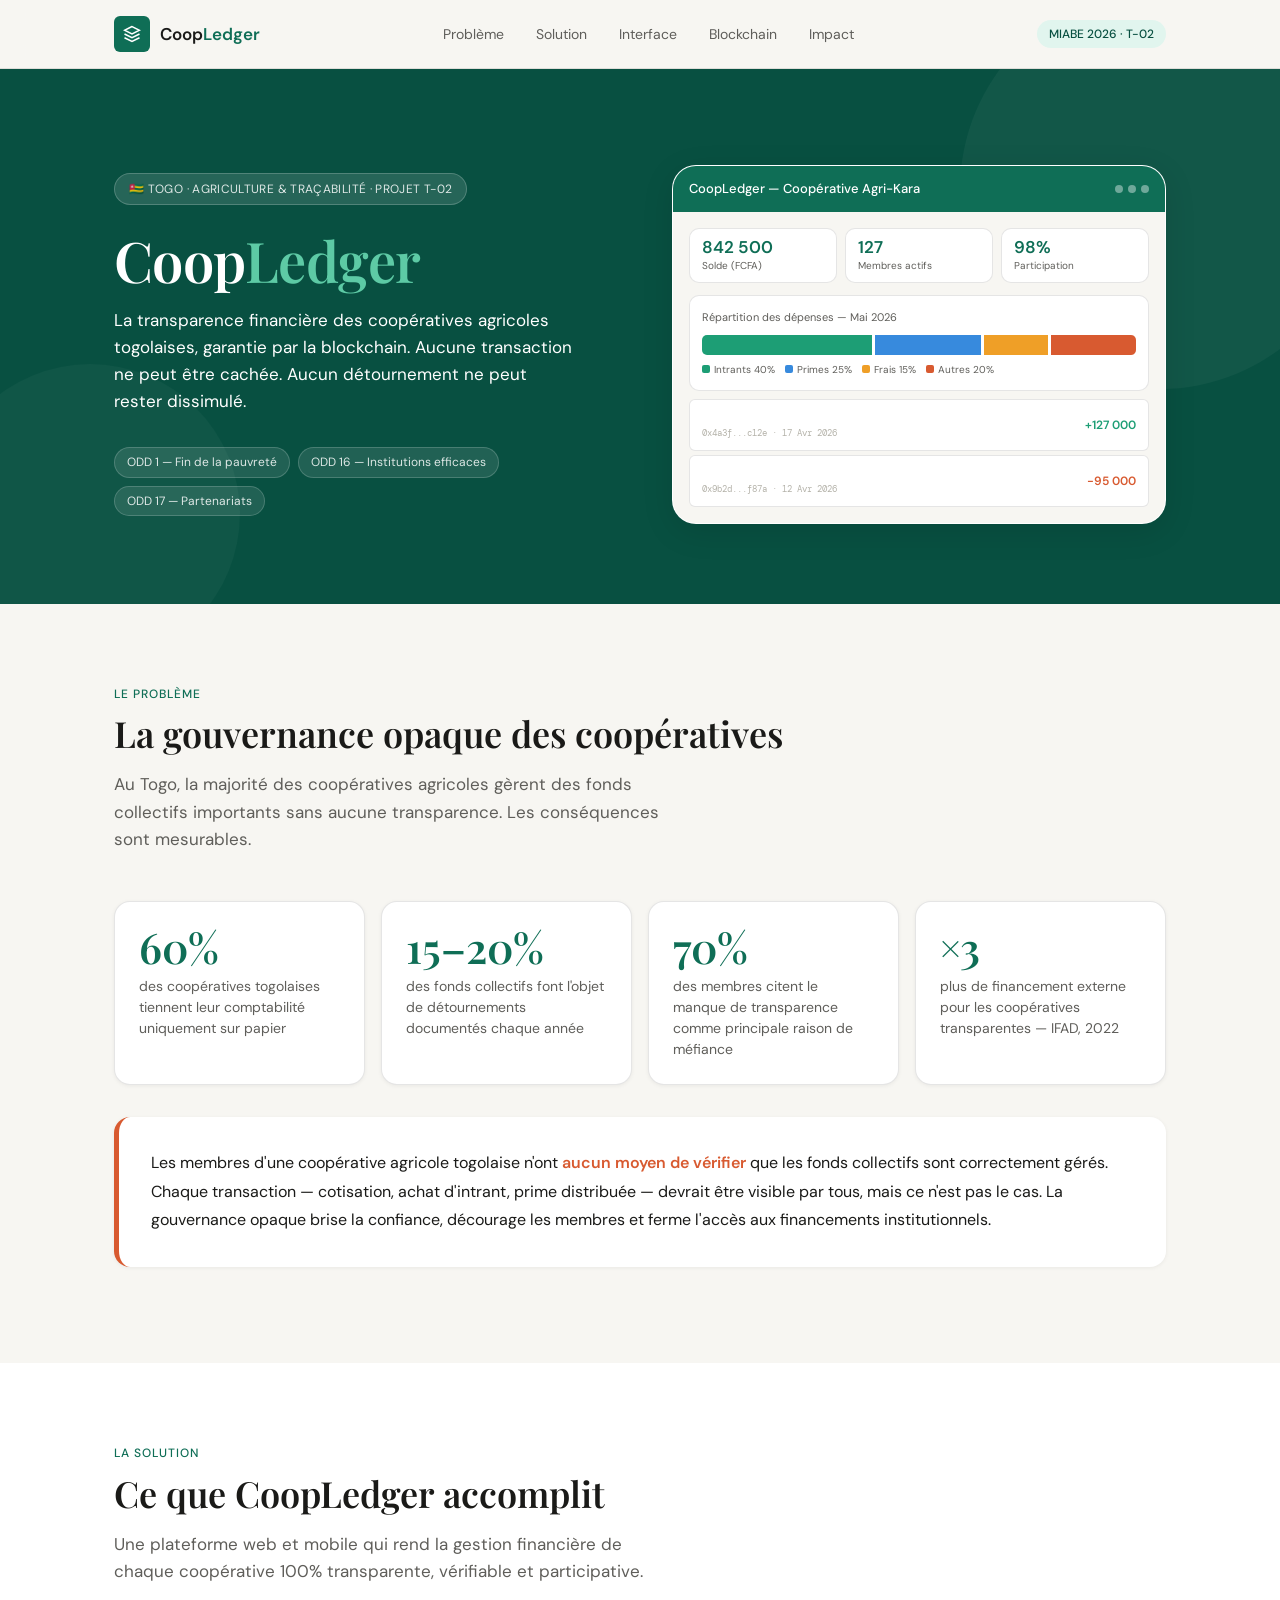
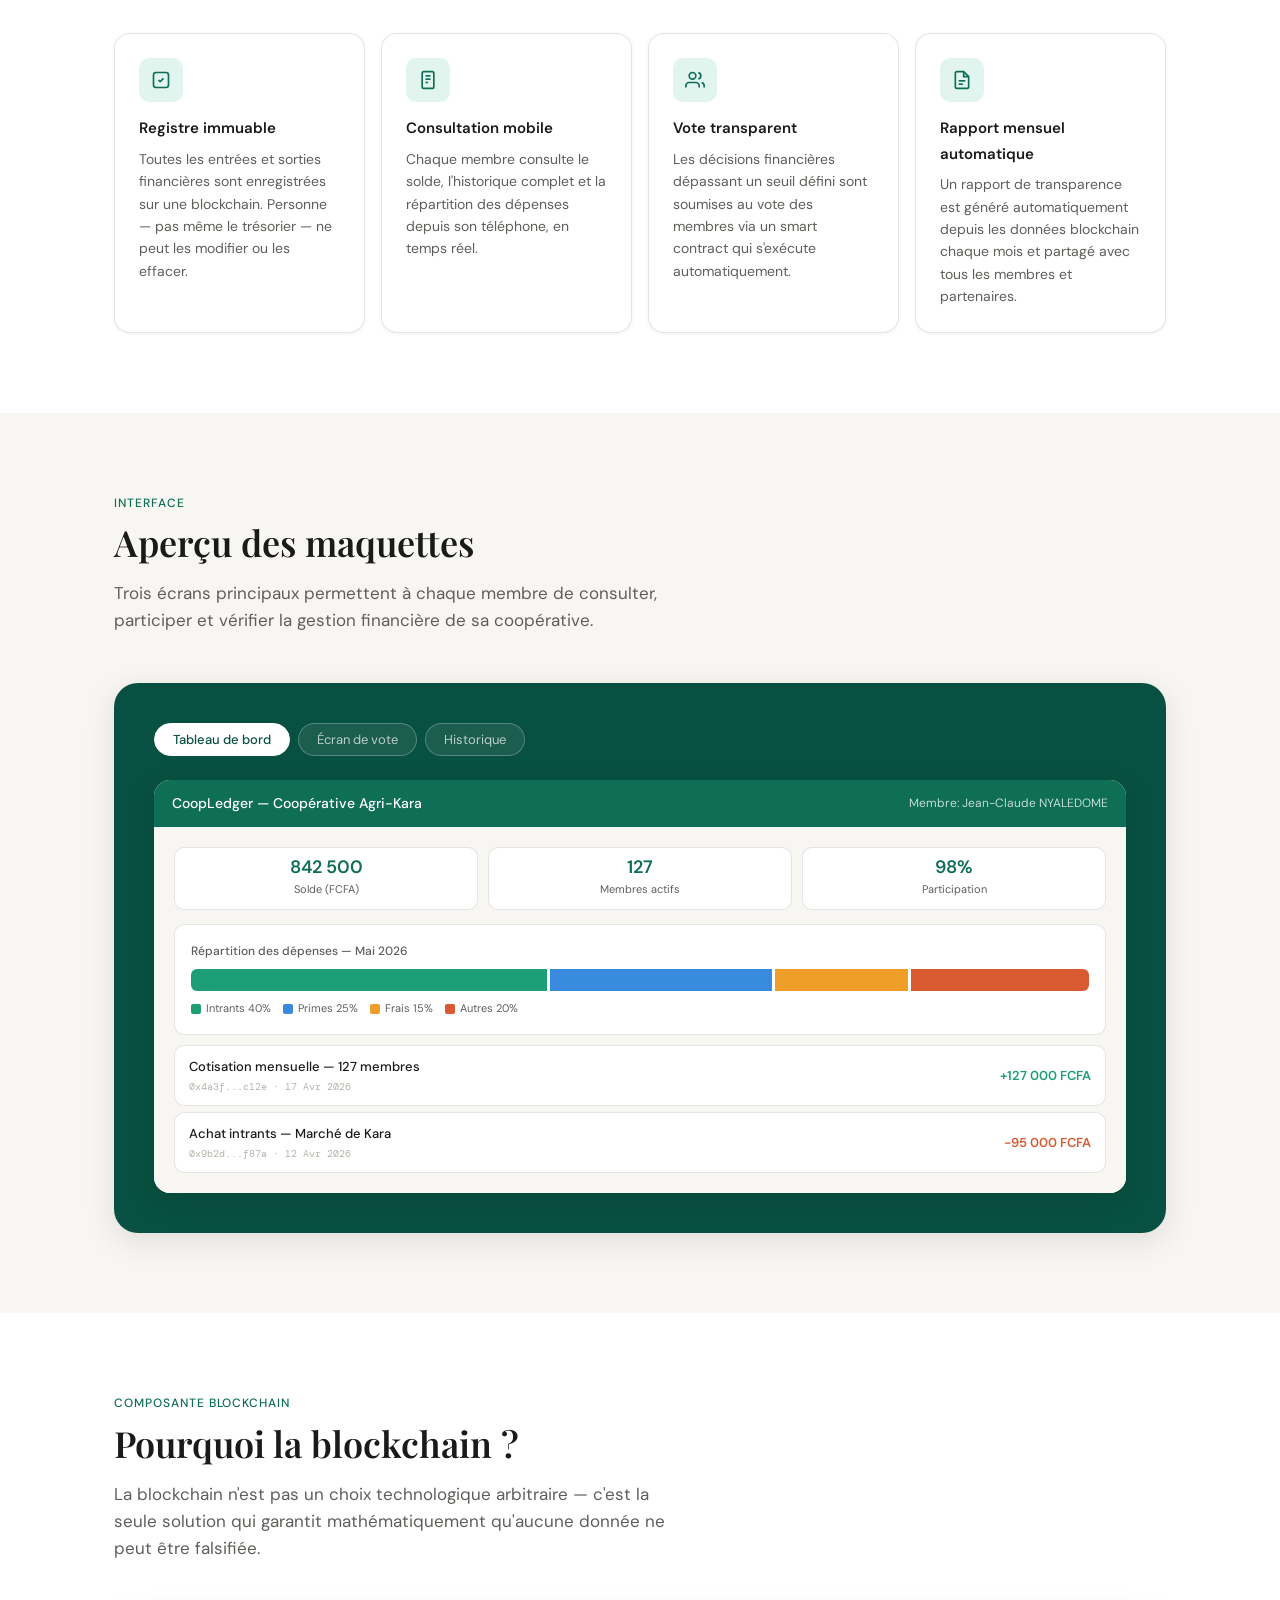
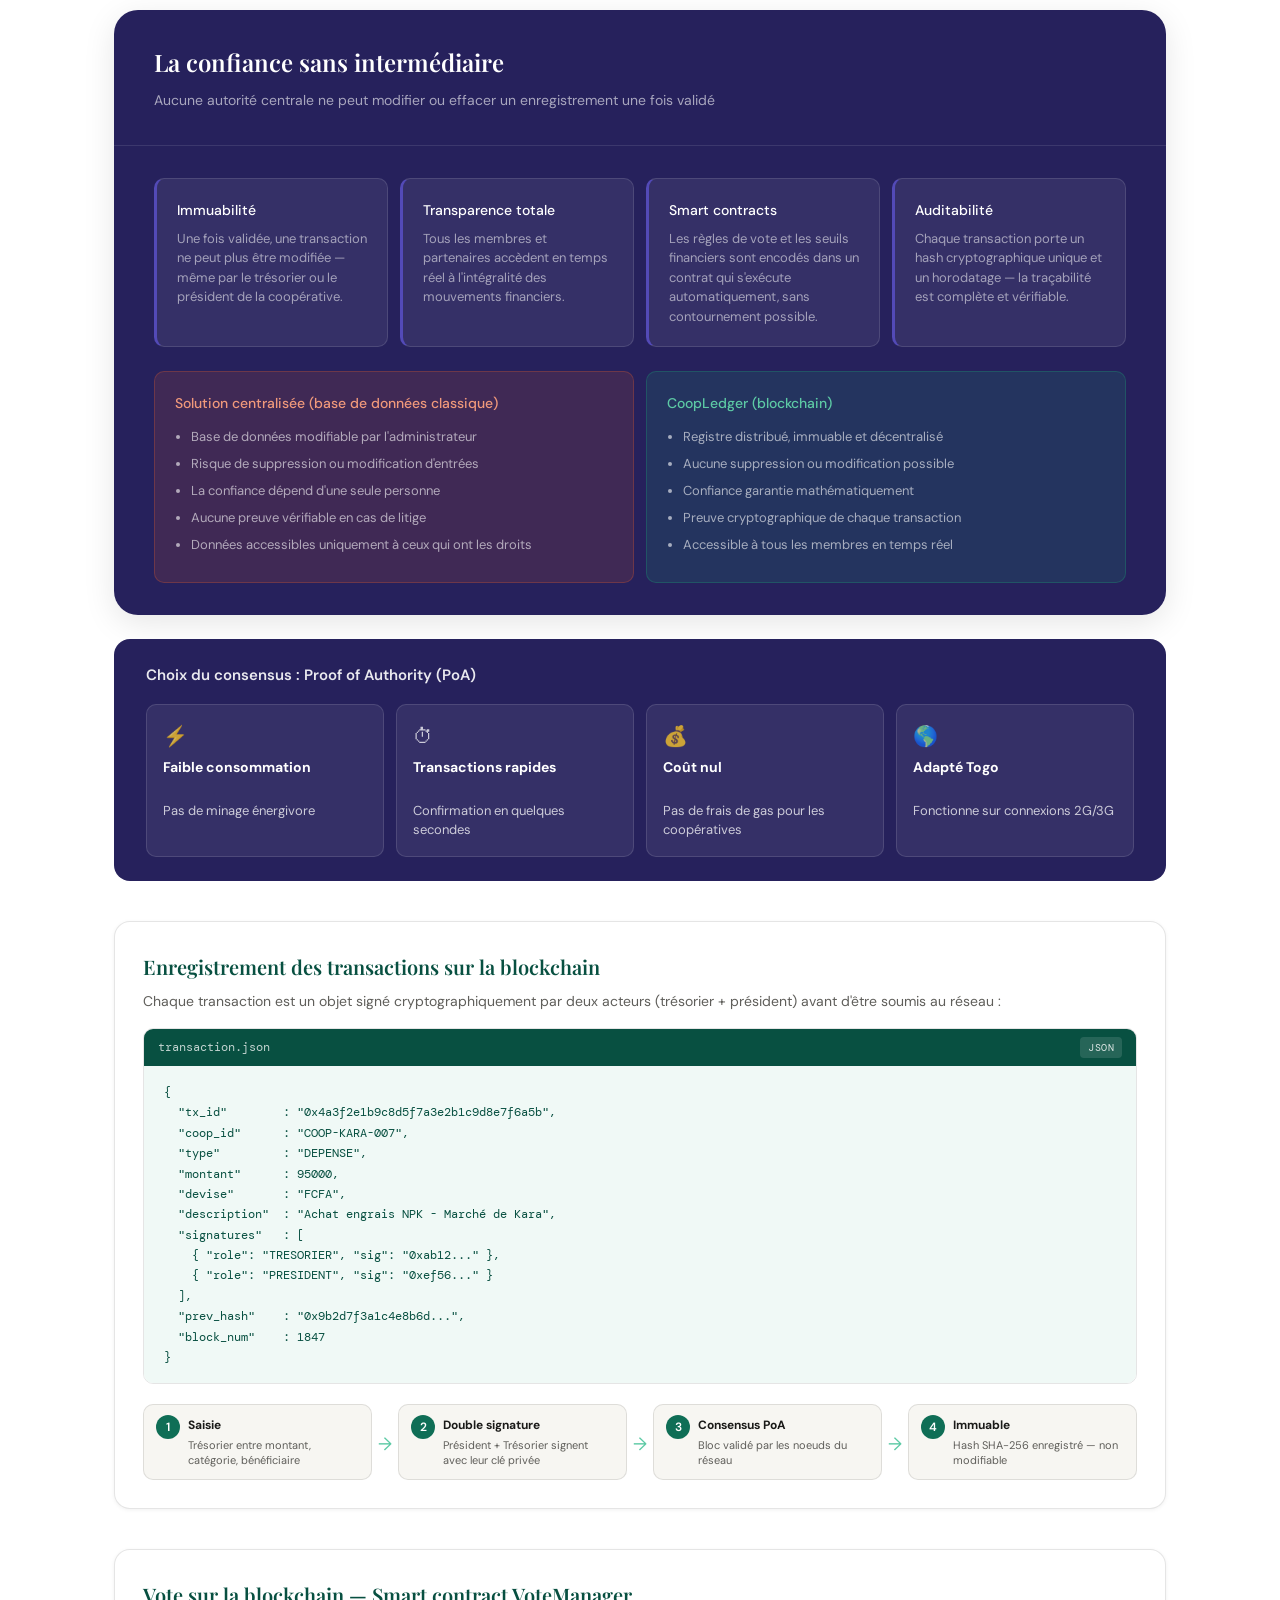
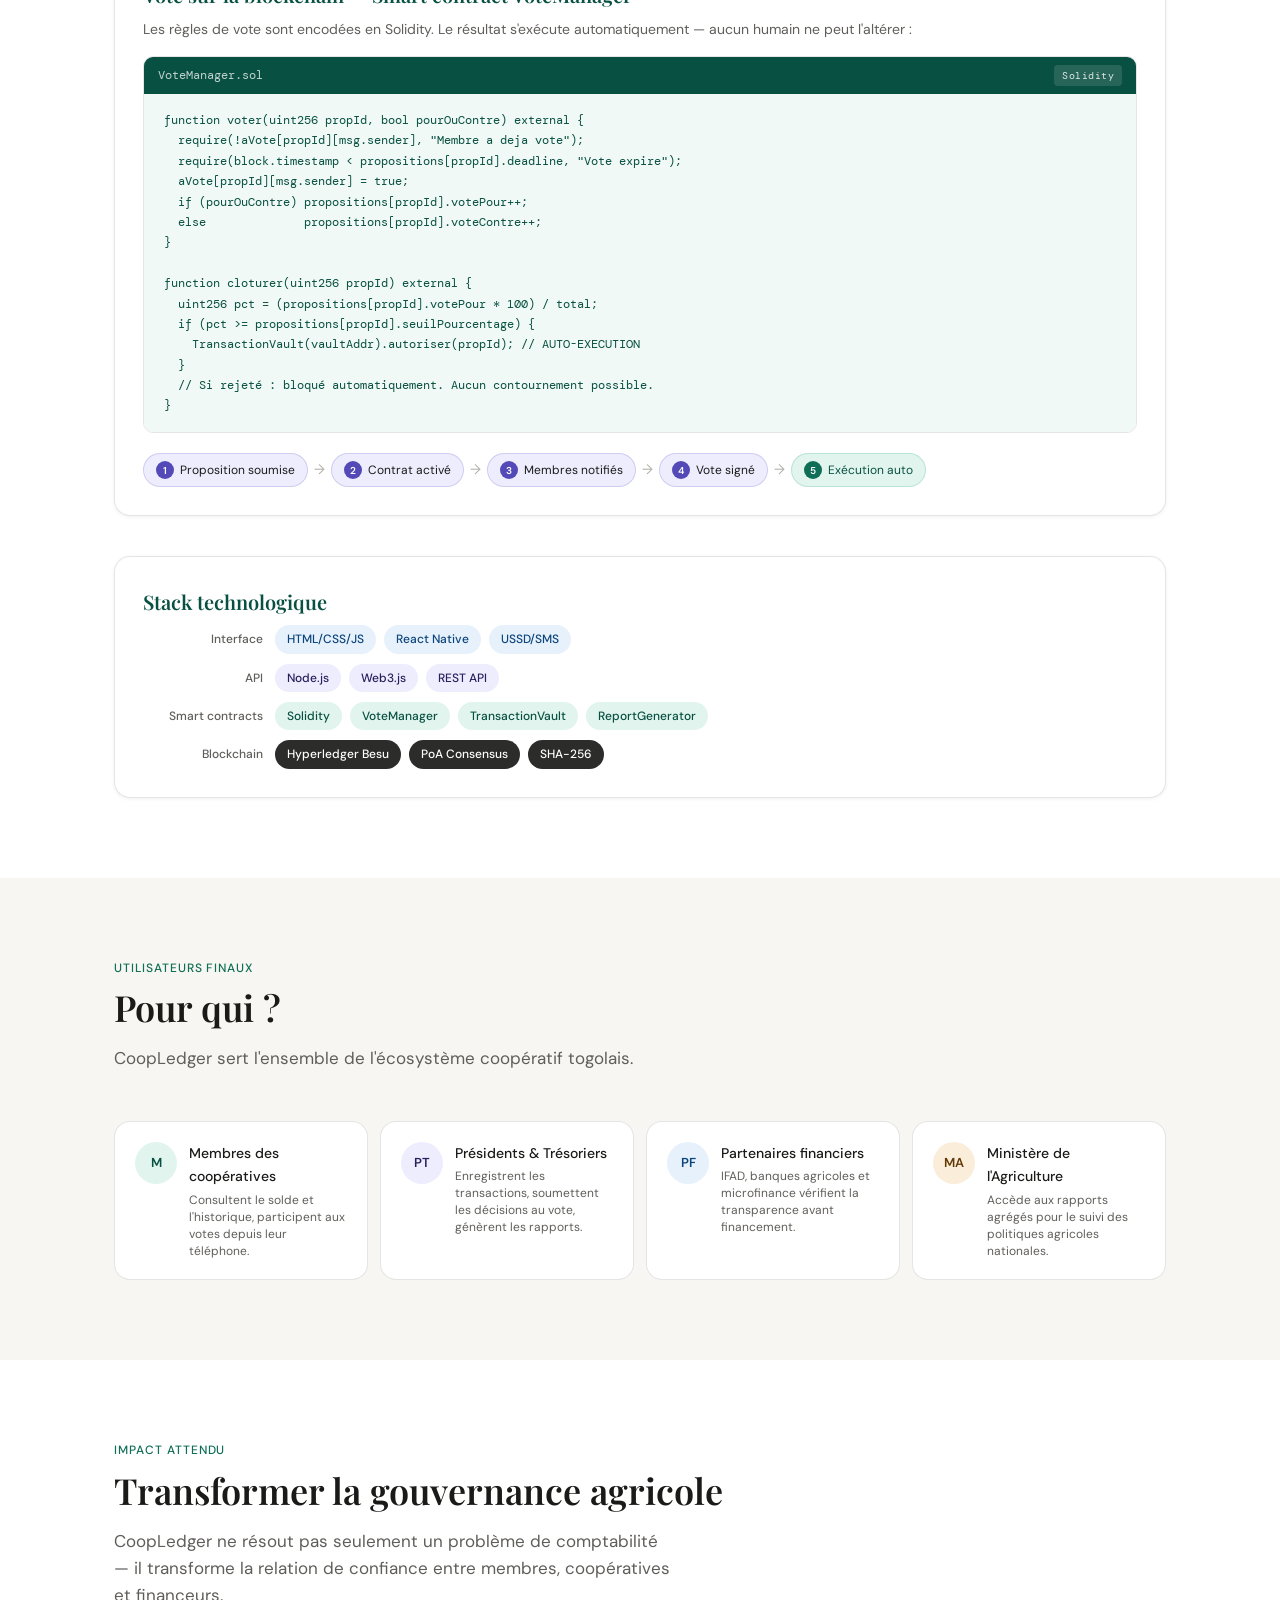
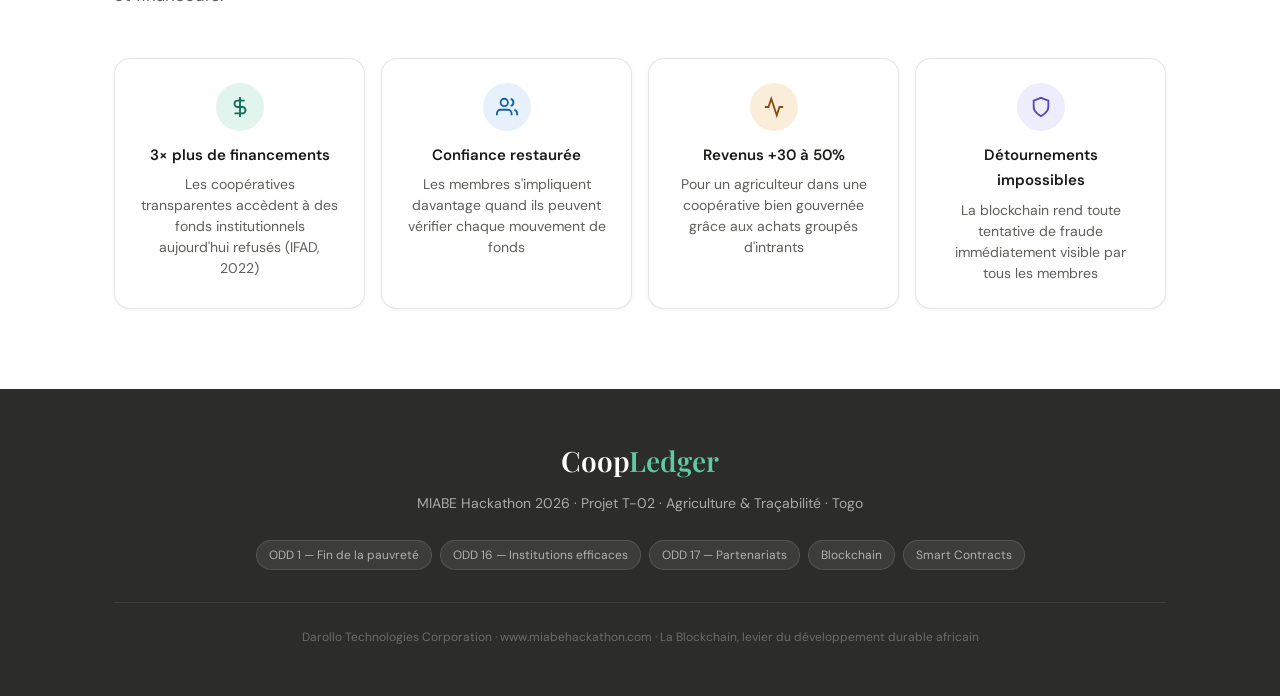
<file: Site Web Vitrine/coopledger.html>
<!doctype html>
<html lang="fr">
  <head>
    <meta charset="UTF-8" />
    <meta name="viewport" content="width=device-width, initial-scale=1.0" />
    <title>
      CoopLedger — Transparence Blockchain pour les Coopératives Agricoles
      Togolaises
    </title>
    <meta
      name="description"
      content="CoopLedger utilise la blockchain pour garantir la transparence financière des coopératives agricoles au Togo. Projet T-02 — MIABE Hackathon 2026."
    />
    <link rel="stylesheet" href="coopledger.css" />
  </head>
  <body>
    <!-- ==================== NAVIGATION ==================== -->
    <nav>
      <div class="container">
        <div class="nav-inner">
          <div class="nav-logo">
            <div class="nav-logo-mark">
              <svg
                viewBox="0 0 24 24"
                fill="none"
                stroke="white"
                stroke-width="2"
              >
                <path d="M12 2L2 7l10 5 10-5-10-5z" />
                <path d="M2 17l10 5 10-5" />
                <path d="M2 12l10 5 10-5" />
              </svg>
            </div>
            <span class="nav-brand">Coop<span>Ledger</span></span>
          </div>
          <ul class="nav-links">
            <li><a href="#probleme">Problème</a></li>
            <li><a href="#solution">Solution</a></li>
            <li><a href="#interface">Interface</a></li>
            <li><a href="#blockchain">Blockchain</a></li>
            <li><a href="#impact">Impact</a></li>
          </ul>
          <div class="nav-badge">MIABE 2026 · T-02</div>
        </div>
      </div>
    </nav>

    <!-- ==================== HERO ==================== -->
    <section class="hero">
      <div class="container">
        <div class="hero-inner">
          <div class="hero-text">
            <div class="hero-eyebrow">
              🇹🇬 Togo · Agriculture &amp; Traçabilité · Projet T-02
            </div>
            <h1 class="hero-title">Coop<span>Ledger</span></h1>
            <p class="hero-sub">
              La transparence financière des coopératives agricoles togolaises,
              garantie par la blockchain. Aucune transaction ne peut être
              cachée. Aucun détournement ne peut rester dissimulé.
            </p>
            <div class="hero-tags">
              <span class="hero-tag">ODD 1 — Fin de la pauvreté</span>
              <span class="hero-tag">ODD 16 — Institutions efficaces</span>
              <span class="hero-tag">ODD 17 — Partenariats</span>
            </div>
          </div>

          <!-- Mini dashboard mockup -->
          <div class="hero-mockup">
            <div class="mock-topbar">
              <span class="mock-topbar-title"
                >CoopLedger — Coopérative Agri-Kara</span
              >
              <div class="mock-topbar-dots">
                <div class="dot"></div>
                <div class="dot"></div>
                <div class="dot"></div>
              </div>
            </div>
            <div class="mock-content">
              <div class="mock-metrics">
                <div class="mock-metric">
                  <div class="mock-metric-val">842 500</div>
                  <div class="mock-metric-lbl">Solde (FCFA)</div>
                </div>
                <div class="mock-metric">
                  <div class="mock-metric-val">127</div>
                  <div class="mock-metric-lbl">Membres actifs</div>
                </div>
                <div class="mock-metric">
                  <div class="mock-metric-val">98%</div>
                  <div class="mock-metric-lbl">Participation</div>
                </div>
              </div>
              <div class="mock-chart-area">
                <div class="mock-chart-label">
                  Répartition des dépenses — Mai 2026
                </div>
                <div class="mock-bar-row">
                  <div style="flex: 4; background: #1d9e75"></div>
                  <div style="flex: 2.5; background: #378add"></div>
                  <div style="flex: 1.5; background: #ef9f27"></div>
                  <div style="flex: 2; background: #d85a30"></div>
                </div>
                <div class="mock-legend">
                  <span class="mock-legend-item"
                    ><span class="legend-dot" style="background: #1d9e75"></span
                    >Intrants 40%</span
                  >
                  <span class="mock-legend-item"
                    ><span class="legend-dot" style="background: #378add"></span
                    >Primes 25%</span
                  >
                  <span class="mock-legend-item"
                    ><span class="legend-dot" style="background: #ef9f27"></span
                    >Frais 15%</span
                  >
                  <span class="mock-legend-item"
                    ><span class="legend-dot" style="background: #d85a30"></span
                    >Autres 20%</span
                  >
                </div>
              </div>
              <div class="mock-tx-list">
                <div class="mock-tx-item">
                  <div>
                    <div class="mock-tx-name">Cotisation mensuelle</div>
                    <div class="mock-tx-hash">0x4a3f...c12e · 17 Avr 2026</div>
                  </div>
                  <div class="mock-tx-in">+127 000</div>
                </div>
                <div class="mock-tx-item">
                  <div>
                    <div class="mock-tx-name">Achat intrants — Marché Kara</div>
                    <div class="mock-tx-hash">0x9b2d...f87a · 12 Avr 2026</div>
                  </div>
                  <div class="mock-tx-out">−95 000</div>
                </div>
              </div>
            </div>
          </div>
        </div>
      </div>
    </section>

    <!-- ==================== PROBLÈME EN CHIFFRES ==================== -->
    <section class="section" id="probleme">
      <div class="container">
        <div class="section-label">Le problème</div>
        <h2 class="section-heading">La gouvernance opaque des coopératives</h2>
        <p class="section-lead">
          Au Togo, la majorité des coopératives agricoles gèrent des fonds
          collectifs importants sans aucune transparence. Les conséquences sont
          mesurables.
        </p>
        <div class="stats-grid">
          <div class="stat-card">
            <div class="stat-num">60%</div>
            <div class="stat-label">
              des coopératives togolaises tiennent leur comptabilité uniquement
              sur papier
            </div>
          </div>
          <div class="stat-card">
            <div class="stat-num">15–20%</div>
            <div class="stat-label">
              des fonds collectifs font l'objet de détournements documentés
              chaque année
            </div>
          </div>
          <div class="stat-card">
            <div class="stat-num">70%</div>
            <div class="stat-label">
              des membres citent le manque de transparence comme principale
              raison de méfiance
            </div>
          </div>
          <div class="stat-card">
            <div class="stat-num">×3</div>
            <div class="stat-label">
              plus de financement externe pour les coopératives transparentes —
              IFAD, 2022
            </div>
          </div>
        </div>

        <div style="margin-top: 2rem">
          <div class="problem-block">
            <p>
              Les membres d'une coopérative agricole togolaise n'ont
              <strong>aucun moyen de vérifier</strong>
              que les fonds collectifs sont correctement gérés. Chaque
              transaction — cotisation, achat d'intrant, prime distribuée —
              devrait être visible par tous, mais ce n'est pas le cas. La
              gouvernance opaque brise la confiance, décourage les membres et
              ferme l'accès aux financements institutionnels.
            </p>
          </div>
        </div>
      </div>
    </section>

    <!-- ==================== SOLUTION ==================== -->
    <section class="section section-alt" id="solution">
      <div class="container">
        <div class="section-label">La solution</div>
        <h2 class="section-heading">Ce que CoopLedger accomplit</h2>
        <p class="section-lead">
          Une plateforme web et mobile qui rend la gestion financière de chaque
          coopérative 100% transparente, vérifiable et participative.
        </p>
        <div class="solution-grid">
          <div class="sol-card">
            <div class="sol-icon">
              <svg
                viewBox="0 0 24 24"
                fill="none"
                stroke="#0F6E56"
                stroke-width="2"
              >
                <path d="M9 12l2 2 4-4" />
                <rect x="3" y="3" width="18" height="18" rx="3" />
              </svg>
            </div>
            <h3>Registre immuable</h3>
            <p>
              Toutes les entrées et sorties financières sont enregistrées sur
              une blockchain. Personne — pas même le trésorier — ne peut les
              modifier ou les effacer.
            </p>
          </div>
          <div class="sol-card">
            <div class="sol-icon">
              <svg
                viewBox="0 0 24 24"
                fill="none"
                stroke="#0F6E56"
                stroke-width="2"
              >
                <rect x="5" y="2" width="14" height="20" rx="2" />
                <line x1="9" y1="7" x2="15" y2="7" />
                <line x1="9" y1="11" x2="15" y2="11" />
                <line x1="9" y1="15" x2="12" y2="15" />
              </svg>
            </div>
            <h3>Consultation mobile</h3>
            <p>
              Chaque membre consulte le solde, l'historique complet et la
              répartition des dépenses depuis son téléphone, en temps réel.
            </p>
          </div>
          <div class="sol-card">
            <div class="sol-icon">
              <svg
                viewBox="0 0 24 24"
                fill="none"
                stroke="#0F6E56"
                stroke-width="2"
              >
                <path d="M17 21v-2a4 4 0 0 0-4-4H5a4 4 0 0 0-4 4v2" />
                <circle cx="9" cy="7" r="4" />
                <path d="M23 21v-2a4 4 0 0 0-3-3.87" />
                <path d="M16 3.13a4 4 0 0 1 0 7.75" />
              </svg>
            </div>
            <h3>Vote transparent</h3>
            <p>
              Les décisions financières dépassant un seuil défini sont soumises
              au vote des membres via un smart contract qui s'exécute
              automatiquement.
            </p>
          </div>
          <div class="sol-card">
            <div class="sol-icon">
              <svg
                viewBox="0 0 24 24"
                fill="none"
                stroke="#0F6E56"
                stroke-width="2"
              >
                <path
                  d="M14 2H6a2 2 0 0 0-2 2v16a2 2 0 0 0 2 2h12a2 2 0 0 0 2-2V8z"
                />
                <polyline points="14 2 14 8 20 8" />
                <line x1="8" y1="13" x2="16" y2="13" />
                <line x1="8" y1="17" x2="13" y2="17" />
              </svg>
            </div>
            <h3>Rapport mensuel automatique</h3>
            <p>
              Un rapport de transparence est généré automatiquement depuis les
              données blockchain chaque mois et partagé avec tous les membres et
              partenaires.
            </p>
          </div>
        </div>
      </div>
    </section>

    <!-- ==================== INTERFACE (MAQUETTES) ==================== -->
    <section class="section" id="interface">
      <div class="container">
        <div class="section-label">Interface</div>
        <h2 class="section-heading">Aperçu des maquettes</h2>
        <p class="section-lead">
          Trois écrans principaux permettent à chaque membre de consulter,
          participer et vérifier la gestion financière de sa coopérative.
        </p>

        <div class="mockup-wrapper">
          <div class="mockup-tabs">
            <button
              class="mock-tab active"
              onclick="showMock('dashboard', this)"
            >
              Tableau de bord
            </button>
            <button class="mock-tab" onclick="showMock('vote', this)">
              Écran de vote
            </button>
            <button class="mock-tab" onclick="showMock('history', this)">
              Historique
            </button>
          </div>

          <!-- Dashboard -->
          <div class="mockup-screen active" id="mock-dashboard">
            <div class="mock-window">
              <div class="mock-window-header">
                <span class="mock-window-title"
                  >CoopLedger — Coopérative Agri-Kara</span
                >
                <span class="mock-window-sub"
                  >Membre: Jean-Claude NYALEDOME</span
                >
              </div>
              <div class="mock-window-body">
                <div class="mock-metrics-row">
                  <div class="mini-metric">
                    <div class="mini-metric-val">842 500</div>
                    <div class="mini-metric-lbl">Solde (FCFA)</div>
                  </div>
                  <div class="mini-metric">
                    <div class="mini-metric-val">127</div>
                    <div class="mini-metric-lbl">Membres actifs</div>
                  </div>
                  <div class="mini-metric">
                    <div class="mini-metric-val">98%</div>
                    <div class="mini-metric-lbl">Participation</div>
                  </div>
                </div>
                <div class="chart-card">
                  <div class="chart-card-label">
                    Répartition des dépenses — Mai 2026
                  </div>
                  <div class="stacked-bar">
                    <div style="flex: 4; background: #1d9e75"></div>
                    <div style="flex: 2.5; background: #378add"></div>
                    <div style="flex: 1.5; background: #ef9f27"></div>
                    <div style="flex: 2; background: #d85a30"></div>
                  </div>
                  <div class="legend-row">
                    <span class="legend-item"
                      ><span
                        class="legend-swatch"
                        style="background: #1d9e75"
                      ></span
                      >Intrants 40%</span
                    >
                    <span class="legend-item"
                      ><span
                        class="legend-swatch"
                        style="background: #378add"
                      ></span
                      >Primes 25%</span
                    >
                    <span class="legend-item"
                      ><span
                        class="legend-swatch"
                        style="background: #ef9f27"
                      ></span
                      >Frais 15%</span
                    >
                    <span class="legend-item"
                      ><span
                        class="legend-swatch"
                        style="background: #d85a30"
                      ></span
                      >Autres 20%</span
                    >
                  </div>
                </div>
                <div class="tx-list">
                  <div class="tx-item">
                    <div>
                      <div class="tx-info-name">
                        Cotisation mensuelle — 127 membres
                      </div>
                      <div class="tx-info-hash">
                        0x4a3f...c12e · 17 Avr 2026
                      </div>
                    </div>
                    <div class="tx-amount-in">+127 000 FCFA</div>
                  </div>
                  <div class="tx-item">
                    <div>
                      <div class="tx-info-name">
                        Achat intrants — Marché de Kara
                      </div>
                      <div class="tx-info-hash">
                        0x9b2d...f87a · 12 Avr 2026
                      </div>
                    </div>
                    <div class="tx-amount-out">−95 000 FCFA</div>
                  </div>
                </div>
              </div>
            </div>
          </div>

          <!-- Vote -->
          <div class="mockup-screen" id="mock-vote">
            <div class="mock-window">
              <div class="mock-window-header">
                <span class="mock-window-title">Votes en cours</span>
                <span
                  class="mock-window-sub"
                  style="
                    background: rgba(255, 255, 255, 0.2);
                    padding: 2px 10px;
                    border-radius: 10px;
                  "
                  >2 actifs</span
                >
              </div>
              <div class="mock-window-body">
                <div class="vote-card">
                  <span class="vote-badge vote-badge-active"
                    >Vote actif — expire dans 3 jours</span
                  >
                  <div class="vote-title">
                    Achat groupé d'engrais — 250 000 FCFA
                  </div>
                  <div class="vote-bar-bg">
                    <div class="vote-bar-fill" style="width: 74%"></div>
                  </div>
                  <div class="vote-stats">
                    <span>74% Pour (94 votes)</span
                    ><span>26% Contre (33 votes)</span>
                  </div>
                  <div class="vote-actions">
                    <button class="btn-pour">Voter Pour</button>
                    <button class="btn-contre">Voter Contre</button>
                  </div>
                </div>
                <div class="vote-card">
                  <span class="vote-badge vote-badge-blue"
                    >Vote actif — expire dans 7 jours</span
                  >
                  <div class="vote-title">Admission de 5 nouveaux membres</div>
                  <div class="vote-bar-bg">
                    <div
                      class="vote-bar-fill vote-bar-fill-blue"
                      style="width: 88%"
                    ></div>
                  </div>
                  <div class="vote-stats">
                    <span>88% Pour (112 votes)</span
                    ><span>12% Contre (15 votes)</span>
                  </div>
                </div>
              </div>
            </div>
          </div>

          <!-- Historique -->
          <div class="mockup-screen" id="mock-history">
            <div class="mock-window">
              <div class="mock-window-header">
                <span class="mock-window-title"
                  >Historique des transactions</span
                >
                <span class="mock-window-sub"
                  >Vérifiables sur la blockchain</span
                >
              </div>
              <div class="mock-window-body">
                <div class="tx-list">
                  <div class="tx-item">
                    <div>
                      <div class="tx-info-name">
                        Cotisation mensuelle — 127 membres
                      </div>
                      <div class="tx-info-hash">
                        0x4a3f2e1b9c8d5f7a3e2b1c9d8e7f6a5b · 17 Avr 2026
                      </div>
                    </div>
                    <div class="tx-amount-in">+127 000 FCFA</div>
                  </div>
                  <div class="tx-item">
                    <div>
                      <div class="tx-info-name">
                        Achat intrants — Marché de Kara
                      </div>
                      <div class="tx-info-hash">
                        0x9b2d7f3a1c4e8b6d2f9a3c7e1b5d4f8a · 12 Avr 2026
                      </div>
                    </div>
                    <div class="tx-amount-out">−95 000 FCFA</div>
                  </div>
                  <div class="tx-item">
                    <div>
                      <div class="tx-info-name">
                        Prime de vente — récolte maïs
                      </div>
                      <div class="tx-info-hash">
                        0x2e7c4b1f9a3d6c8e2b7f4a1d9c3e6b8f · 5 Avr 2026
                      </div>
                    </div>
                    <div class="tx-amount-in">+340 000 FCFA</div>
                  </div>
                  <div class="tx-item">
                    <div>
                      <div class="tx-info-name">Frais de transport groupé</div>
                      <div class="tx-info-hash">
                        0x1f4a9c2e7b5d3f8a6c1e4b9d2f7a3c5e · 1 Avr 2026
                      </div>
                    </div>
                    <div class="tx-amount-out">−22 500 FCFA</div>
                  </div>
                  <div class="tx-item">
                    <div>
                      <div class="tx-info-name">Subvention IFAD — Q1 2026</div>
                      <div class="tx-info-hash">
                        0x7d3f1a9c5e2b8d4f7a1c3e9b5d2f8a6c · 28 Mar 2026
                      </div>
                    </div>
                    <div class="tx-amount-in">+500 000 FCFA</div>
                  </div>
                </div>
              </div>
            </div>
          </div>
        </div>
      </div>
    </section>

    <!-- ==================== BLOCKCHAIN ==================== -->
    <section class="section section-alt" id="blockchain">
      <div class="container">
        <div class="section-label">Composante blockchain</div>
        <h2 class="section-heading">Pourquoi la blockchain ?</h2>
        <p class="section-lead">
          La blockchain n'est pas un choix technologique arbitraire — c'est la
          seule solution qui garantit mathématiquement qu'aucune donnée ne peut
          être falsifiée.
        </p>

        <div class="blockchain-panel">
          <div class="bc-header">
            <h3>La confiance sans intermédiaire</h3>
            <p>
              Aucune autorité centrale ne peut modifier ou effacer un
              enregistrement une fois validé
            </p>
          </div>
          <div class="bc-body">
            <div class="bc-cards">
              <div class="bc-card">
                <h4>Immuabilité</h4>
                <p>
                  Une fois validée, une transaction ne peut plus être modifiée —
                  même par le trésorier ou le président de la coopérative.
                </p>
              </div>
              <div class="bc-card">
                <h4>Transparence totale</h4>
                <p>
                  Tous les membres et partenaires accèdent en temps réel à
                  l'intégralité des mouvements financiers.
                </p>
              </div>
              <div class="bc-card">
                <h4>Smart contracts</h4>
                <p>
                  Les règles de vote et les seuils financiers sont encodés dans
                  un contrat qui s'exécute automatiquement, sans contournement
                  possible.
                </p>
              </div>
              <div class="bc-card">
                <h4>Auditabilité</h4>
                <p>
                  Chaque transaction porte un hash cryptographique unique et un
                  horodatage — la traçabilité est complète et vérifiable.
                </p>
              </div>
            </div>

            <div class="vs-grid">
              <div class="vs-box vs-bad">
                <h4>Solution centralisée (base de données classique)</h4>
                <ul>
                  <li>Base de données modifiable par l'administrateur</li>
                  <li>Risque de suppression ou modification d'entrées</li>
                  <li>La confiance dépend d'une seule personne</li>
                  <li>Aucune preuve vérifiable en cas de litige</li>
                  <li>
                    Données accessibles uniquement à ceux qui ont les droits
                  </li>
                </ul>
              </div>
              <div class="vs-box vs-good">
                <h4>CoopLedger (blockchain)</h4>
                <ul>
                  <li>Registre distribué, immuable et décentralisé</li>
                  <li>Aucune suppression ou modification possible</li>
                  <li>Confiance garantie mathématiquement</li>
                  <li>Preuve cryptographique de chaque transaction</li>
                  <li>Accessible à tous les membres en temps réel</li>
                </ul>
              </div>
            </div>
          </div>
        </div>

        <!-- PoA Box -->
        <div class="bc-poa-box">
          <div class="bc-poa-title">
            Choix du consensus : Proof of Authority (PoA)
          </div>
          <div class="bc-poa-grid">
            <div class="bc-poa-item">
              <span class="bc-poa-icon">&#9889;</span
              ><strong>Faible consommation</strong><br />Pas de minage
              énergivore
            </div>
            <div class="bc-poa-item">
              <span class="bc-poa-icon">&#9201;</span
              ><strong>Transactions rapides</strong><br />Confirmation en
              quelques secondes
            </div>
            <div class="bc-poa-item">
              <span class="bc-poa-icon">&#128176;</span><strong>Coût nul</strong
              ><br />Pas de frais de gas pour les coopératives
            </div>
            <div class="bc-poa-item">
              <span class="bc-poa-icon">&#127758;</span
              ><strong>Adapté Togo</strong><br />Fonctionne sur connexions 2G/3G
            </div>
          </div>
        </div>

        <!-- Enregistrement des transactions -->
        <div class="bc-tech-block">
          <h3 class="bc-tech-title">
            Enregistrement des transactions sur la blockchain
          </h3>
          <p class="bc-tech-lead">
            Chaque transaction est un objet signé cryptographiquement par deux
            acteurs (trésorier + président) avant d'être soumis au réseau :
          </p>
          <div class="code-block">
            <div class="code-header">
              <span>transaction.json</span><span class="code-lang">JSON</span>
            </div>
            <pre class="code-body">
{
  "tx_id"        : "0x4a3f2e1b9c8d5f7a3e2b1c9d8e7f6a5b",
  "coop_id"      : "COOP-KARA-007",
  "type"         : "DEPENSE",
  "montant"      : 95000,
  "devise"       : "FCFA",
  "description"  : "Achat engrais NPK - Marché de Kara",
  "signatures"   : [
    { "role": "TRESORIER", "sig": "0xab12..." },
    { "role": "PRESIDENT", "sig": "0xef56..." }
  ],
  "prev_hash"    : "0x9b2d7f3a1c4e8b6d...",
  "block_num"    : 1847
}</pre
            >
          </div>
          <div class="flow-steps">
            <div class="flow-step">
              <div class="flow-num">1</div>
              <div class="flow-info">
                <strong>Saisie</strong>
                <p>Trésorier entre montant, catégorie, bénéficiaire</p>
              </div>
            </div>
            <div class="flow-arrow">→</div>
            <div class="flow-step">
              <div class="flow-num">2</div>
              <div class="flow-info">
                <strong>Double signature</strong>
                <p>Président + Trésorier signent avec leur clé privée</p>
              </div>
            </div>
            <div class="flow-arrow">→</div>
            <div class="flow-step">
              <div class="flow-num">3</div>
              <div class="flow-info">
                <strong>Consensus PoA</strong>
                <p>Bloc validé par les noeuds du réseau</p>
              </div>
            </div>
            <div class="flow-arrow">→</div>
            <div class="flow-step">
              <div class="flow-num">4</div>
              <div class="flow-info">
                <strong>Immuable</strong>
                <p>Hash SHA-256 enregistré — non modifiable</p>
              </div>
            </div>
          </div>
        </div>

        <!-- Vote sur la blockchain -->
        <div class="bc-tech-block">
          <h3 class="bc-tech-title">
            Vote sur la blockchain — Smart contract VoteManager
          </h3>
          <p class="bc-tech-lead">
            Les règles de vote sont encodées en Solidity. Le résultat s'exécute
            automatiquement — aucun humain ne peut l'altérer :
          </p>
          <div class="code-block">
            <div class="code-header">
              <span>VoteManager.sol</span
              ><span class="code-lang">Solidity</span>
            </div>
            <pre class="code-body">
function voter(uint256 propId, bool pourOuContre) external {
  require(!aVote[propId][msg.sender], "Membre a deja vote");
  require(block.timestamp &lt; propositions[propId].deadline, "Vote expire");
  aVote[propId][msg.sender] = true;
  if (pourOuContre) propositions[propId].votePour++;
  else              propositions[propId].voteContre++;
}

function cloturer(uint256 propId) external {
  uint256 pct = (propositions[propId].votePour * 100) / total;
  if (pct >= propositions[propId].seuilPourcentage) {
    TransactionVault(vaultAddr).autoriser(propId); // AUTO-EXECUTION
  }
  // Si rejeté : bloqué automatiquement. Aucun contournement possible.
}</pre
            >
          </div>
          <div class="vote-flow-h">
            <div class="vfh-step">
              <span class="vfh-num">1</span><span>Proposition soumise</span>
            </div>
            <div class="vfh-arr">→</div>
            <div class="vfh-step">
              <span class="vfh-num">2</span><span>Contrat activé</span>
            </div>
            <div class="vfh-arr">→</div>
            <div class="vfh-step">
              <span class="vfh-num">3</span><span>Membres notifiés</span>
            </div>
            <div class="vfh-arr">→</div>
            <div class="vfh-step">
              <span class="vfh-num">4</span><span>Vote signé</span>
            </div>
            <div class="vfh-arr">→</div>
            <div class="vfh-step vfh-green">
              <span class="vfh-num">5</span><span>Exécution auto</span>
            </div>
          </div>
        </div>

        <!-- Stack technique -->
        <div class="bc-tech-block">
          <h3 class="bc-tech-title">Stack technologique</h3>
          <div class="stack-grid">
            <div class="stack-layer">
              <div class="stack-label">Interface</div>
              <div class="stack-items">
                <span class="stack-item si-blue">HTML/CSS/JS</span
                ><span class="stack-item si-blue">React Native</span
                ><span class="stack-item si-blue">USSD/SMS</span>
              </div>
            </div>
            <div class="stack-layer">
              <div class="stack-label">API</div>
              <div class="stack-items">
                <span class="stack-item si-purple">Node.js</span
                ><span class="stack-item si-purple">Web3.js</span
                ><span class="stack-item si-purple">REST API</span>
              </div>
            </div>
            <div class="stack-layer">
              <div class="stack-label">Smart contracts</div>
              <div class="stack-items">
                <span class="stack-item si-green">Solidity</span
                ><span class="stack-item si-green">VoteManager</span
                ><span class="stack-item si-green">TransactionVault</span
                ><span class="stack-item si-green">ReportGenerator</span>
              </div>
            </div>
            <div class="stack-layer">
              <div class="stack-label">Blockchain</div>
              <div class="stack-items">
                <span class="stack-item si-dark">Hyperledger Besu</span
                ><span class="stack-item si-dark">PoA Consensus</span
                ><span class="stack-item si-dark">SHA-256</span>
              </div>
            </div>
          </div>
        </div>
      </div>
    </section>

    <!-- ==================== UTILISATEURS ==================== -->
    <section class="section" id="utilisateurs">
      <div class="container">
        <div class="section-label">Utilisateurs finaux</div>
        <h2 class="section-heading">Pour qui ?</h2>
        <p class="section-lead">
          CoopLedger sert l'ensemble de l'écosystème coopératif togolais.
        </p>

        <div class="users-grid">
          <div class="user-card">
            <div
              class="user-avatar"
              style="background: #e1f5ee; color: #085041"
            >
              M
            </div>
            <div>
              <h4>Membres des coopératives</h4>
              <p>
                Consultent le solde et l'historique, participent aux votes
                depuis leur téléphone.
              </p>
            </div>
          </div>
          <div class="user-card">
            <div
              class="user-avatar"
              style="background: #eeedfe; color: #26215c"
            >
              PT
            </div>
            <div>
              <h4>Présidents &amp; Trésoriers</h4>
              <p>
                Enregistrent les transactions, soumettent les décisions au vote,
                génèrent les rapports.
              </p>
            </div>
          </div>
          <div class="user-card">
            <div
              class="user-avatar"
              style="background: #e6f1fb; color: #0c447c"
            >
              PF
            </div>
            <div>
              <h4>Partenaires financiers</h4>
              <p>
                IFAD, banques agricoles et microfinance vérifient la
                transparence avant financement.
              </p>
            </div>
          </div>
          <div class="user-card">
            <div
              class="user-avatar"
              style="background: #faeeda; color: #633806"
            >
              MA
            </div>
            <div>
              <h4>Ministère de l'Agriculture</h4>
              <p>
                Accède aux rapports agrégés pour le suivi des politiques
                agricoles nationales.
              </p>
            </div>
          </div>
        </div>
      </div>
    </section>

    <!-- ==================== IMPACT ==================== -->
    <section class="section section-alt" id="impact">
      <div class="container">
        <div class="section-label">Impact attendu</div>
        <h2 class="section-heading">Transformer la gouvernance agricole</h2>
        <p class="section-lead">
          CoopLedger ne résout pas seulement un problème de comptabilité — il
          transforme la relation de confiance entre membres, coopératives et
          financeurs.
        </p>

        <div class="impact-grid">
          <div class="impact-card">
            <div class="impact-icon" style="background: #e1f5ee">
              <svg
                width="22"
                height="22"
                viewBox="0 0 24 24"
                fill="none"
                stroke="#0F6E56"
                stroke-width="2"
              >
                <line x1="12" y1="1" x2="12" y2="23" />
                <path d="M17 5H9.5a3.5 3.5 0 0 0 0 7h5a3.5 3.5 0 0 1 0 7H6" />
              </svg>
            </div>
            <h4>3× plus de financements</h4>
            <p>
              Les coopératives transparentes accèdent à des fonds
              institutionnels aujourd'hui refusés (IFAD, 2022)
            </p>
          </div>
          <div class="impact-card">
            <div class="impact-icon" style="background: #e6f1fb">
              <svg
                width="22"
                height="22"
                viewBox="0 0 24 24"
                fill="none"
                stroke="#185FA5"
                stroke-width="2"
              >
                <path d="M17 21v-2a4 4 0 0 0-4-4H5a4 4 0 0 0-4 4v2" />
                <circle cx="9" cy="7" r="4" />
                <path d="M23 21v-2a4 4 0 0 0-3-3.87" />
                <path d="M16 3.13a4 4 0 0 1 0 7.75" />
              </svg>
            </div>
            <h4>Confiance restaurée</h4>
            <p>
              Les membres s'impliquent davantage quand ils peuvent vérifier
              chaque mouvement de fonds
            </p>
          </div>
          <div class="impact-card">
            <div class="impact-icon" style="background: #faeeda">
              <svg
                width="22"
                height="22"
                viewBox="0 0 24 24"
                fill="none"
                stroke="#854F0B"
                stroke-width="2"
              >
                <polyline points="22 12 18 12 15 21 9 3 6 12 2 12" />
              </svg>
            </div>
            <h4>Revenus +30 à 50%</h4>
            <p>
              Pour un agriculteur dans une coopérative bien gouvernée grâce aux
              achats groupés d'intrants
            </p>
          </div>
          <div class="impact-card">
            <div class="impact-icon" style="background: #eeedfe">
              <svg
                width="22"
                height="22"
                viewBox="0 0 24 24"
                fill="none"
                stroke="#534AB7"
                stroke-width="2"
              >
                <path d="M12 22s8-4 8-10V5l-8-3-8 3v7c0 6 8 10 8 10z" />
              </svg>
            </div>
            <h4>Détournements impossibles</h4>
            <p>
              La blockchain rend toute tentative de fraude immédiatement visible
              par tous les membres
            </p>
          </div>
        </div>
      </div>
    </section>

    <!-- ==================== FOOTER ==================== -->
    <footer>
      <div class="container">
        <div class="footer-logo">Coop<span>Ledger</span></div>
        <div class="footer-sub">
          MIABE Hackathon 2026 · Projet T-02 · Agriculture &amp; Traçabilité ·
          Togo
        </div>
        <div class="footer-tags">
          <span class="footer-tag">ODD 1 — Fin de la pauvreté</span>
          <span class="footer-tag">ODD 16 — Institutions efficaces</span>
          <span class="footer-tag">ODD 17 — Partenariats</span>
          <span class="footer-tag">Blockchain</span>
          <span class="footer-tag">Smart Contracts</span>
        </div>
        <div class="footer-copy">
          Darollo Technologies Corporation · www.miabehackathon.com · La
          Blockchain, levier du développement durable africain
        </div>
      </div>
    </footer>

    <!-- ==================== SCRIPTS ==================== -->
    <script>
      function showMock(name, btn) {
        document
          .querySelectorAll(".mockup-screen")
          .forEach((el) => el.classList.remove("active"));
        document
          .querySelectorAll(".mock-tab")
          .forEach((el) => el.classList.remove("active"));
        document.getElementById("mock-" + name).classList.add("active");
        btn.classList.add("active");
      }
    </script>
  </body>
</html>
</file>
<file: Prototype_CoopLedger/CoopLedger_App.css>
/* ── VARIABLES ─────────────────────────────────────────────────────── */
:root {
  --g0: #041a13;
  --g1: #063324;
  --g2: #0a4d36;
  --g3: #0f6e50;
  --g4: #18a373;
  --g5: #2dd4a0;
  --g6: #7ef0cb;
  --g-pale: #e0faf3;

  --orange: #e8603a;
  --orange-pale: #fff1ec;
  --purple: #5b4fcf;
  --purple-pale: #f0eeff;
  --purple-mid: #7b71e0;
  --amber: #d4960f;
  --amber-pale: #fffbec;
  --red: #d63c3c;
  --red-pale: #fff0f0;
  --blue: #2d7dd2;
  --blue-pale: #edf4ff;

  --bg: #f4f3ef;
  --bg2: #eceae4;
  --surface: #ffffff;
  --border: rgba(0, 0, 0, 0.08);
  --border2: rgba(0, 0, 0, 0.14);
  --text: #14140f;
  --text2: #5a5852;
  --text3: #9a9890;

  --font: "Instrument Sans", sans-serif;
  --display: "Syne", sans-serif;
  --mono: "DM Mono", monospace;

  --r: 12px;
  --r2: 18px;
  --r3: 24px;

  --sidebar: 240px;
}

/* ── RESET ─────────────────────────────────────────────────────────── */
*, *::before, *::after { box-sizing: border-box; margin: 0; padding: 0; }
html { height: 100%; }
body {
  font-family: var(--font);
  background: var(--bg);
  color: var(--text);
  min-height: 100vh;
  display: flex;
  overflow: hidden;
}
button { font-family: var(--font); cursor: pointer; border: none; background: none; }
input, textarea, select { font-family: var(--font); outline: none; }

/* ── SIDEBAR ───────────────────────────────────────────────────────── */
.sidebar {
  width: var(--sidebar);
  background: var(--g0);
  height: 100vh;
  display: flex;
  flex-direction: column;
  flex-shrink: 0;
  position: sticky;
  top: 0;
  overflow: hidden;
}
.sidebar-logo {
  padding: 1.5rem 1.25rem 1.25rem;
  border-bottom: 0.5px solid rgba(255,255,255,0.07);
  display: flex;
  align-items: center;
  gap: 10px;
}
.logo-mark {
  width: 34px; height: 34px;
  background: var(--g3); border-radius: 8px;
  display: flex; align-items: center; justify-content: center;
  flex-shrink: 0;
}
.logo-mark svg { width: 16px; height: 16px; }
.logo-text { font-family: var(--display); font-size: 18px; font-weight: 700; color: white; letter-spacing: -0.01em; }
.logo-text span { color: var(--g5); }
.sidebar-coop {
  padding: 1rem 1.25rem;
  background: rgba(255,255,255,0.04);
  margin: 1rem 0.75rem;
  border-radius: var(--r);
  border: 0.5px solid rgba(255,255,255,0.08);
}
.coop-name { font-size: 12px; font-weight: 600; color: white; margin-bottom: 2px; }
.coop-sub { font-size: 11px; color: rgba(255,255,255,0.4); }
.coop-status { display: flex; align-items: center; gap: 5px; margin-top: 6px; }
.status-dot {
  width: 6px; height: 6px; border-radius: 50%;
  background: var(--g5);
  animation: pulse 2s ease infinite;
}
@keyframes pulse {
  0%, 100% { opacity: 1; transform: scale(1); }
  50% { opacity: 0.5; transform: scale(0.8); }
}
.status-text { font-size: 11px; color: var(--g5); }
.nav-section { padding: 0 0.75rem; flex: 1; overflow-y: auto; }
.nav-label {
  font-size: 10px; text-transform: uppercase; letter-spacing: 0.1em;
  color: rgba(255,255,255,0.25);
  padding: 1rem 0.5rem 0.4rem;
  font-weight: 600;
}
.nav-item {
  display: flex; align-items: center; gap: 10px;
  padding: 8px 10px; border-radius: var(--r);
  color: rgba(255,255,255,0.55);
  font-size: 13px; font-weight: 400;
  cursor: pointer; transition: all 0.15s; margin-bottom: 2px;
}
.nav-item:hover { background: rgba(255,255,255,0.06); color: rgba(255,255,255,0.85); }
.nav-item.active { background: var(--g2); color: white; font-weight: 500; }
.nav-item svg { width: 15px; height: 15px; flex-shrink: 0; opacity: 0.7; }
.nav-item.active svg { opacity: 1; }
.nav-badge {
  margin-left: auto;
  background: var(--orange); color: white;
  font-size: 10px; font-weight: 600;
  padding: 1px 6px; border-radius: 20px;
}
.sidebar-footer {
  padding: 1rem 1.25rem;
  border-top: 0.5px solid rgba(255,255,255,0.07);
  display: flex; align-items: center; gap: 8px;
}
.member-avatar {
  width: 32px; height: 32px; border-radius: 50%;
  background: var(--g3);
  display: flex; align-items: center; justify-content: center;
  font-size: 12px; font-weight: 700; color: white; flex-shrink: 0;
}
.member-name { font-size: 12px; font-weight: 500; color: rgba(255,255,255,0.8); }
.member-role { font-size: 10px; color: rgba(255,255,255,0.35); }

/* ── MAIN ──────────────────────────────────────────────────────────── */
.main { flex: 1; overflow-y: auto; height: 100vh; }

/* ── PAGES ─────────────────────────────────────────────────────────── */
.page { display: none; }
.page.active { display: block; }

/* ── TOPBAR ────────────────────────────────────────────────────────── */
.topbar {
  position: sticky; top: 0; z-index: 10;
  background: rgba(244,243,239,0.92);
  backdrop-filter: blur(12px);
  border-bottom: 0.5px solid var(--border);
  padding: 0.875rem 2rem;
  display: flex; align-items: center; justify-content: space-between;
}
.topbar-title { font-family: var(--display); font-size: 17px; font-weight: 600; color: var(--text); }
.topbar-right { display: flex; align-items: center; gap: 10px; }
.topbar-date { font-size: 12px; color: var(--text3); }
.btn-action {
  display: flex; align-items: center; gap: 6px;
  background: var(--g3); color: white;
  border-radius: 20px; padding: 6px 14px;
  font-size: 13px; font-weight: 500;
  transition: background 0.15s;
}
.btn-action:hover { background: var(--g4); }
.btn-action svg { width: 14px; height: 14px; }

/* ── CONTENT ───────────────────────────────────────────────────────── */
.content { padding: 2rem; }

/* ── METRIC CARDS ──────────────────────────────────────────────────── */
.metrics-row { display: grid; grid-template-columns: repeat(4, 1fr); gap: 14px; margin-bottom: 1.5rem; }
.metric-card {
  background: var(--surface); border-radius: var(--r2);
  padding: 1.25rem 1.5rem;
  border: 0.5px solid var(--border);
  position: relative; overflow: hidden;
  transition: box-shadow 0.2s, transform 0.2s;
}
.metric-card:hover { box-shadow: 0 4px 20px rgba(0,0,0,0.07); transform: translateY(-2px); }
.metric-card::before { content: ""; position: absolute; top: 0; left: 0; right: 0; height: 3px; }
.mc-green::before { background: linear-gradient(90deg, var(--g3), var(--g5)); }
.mc-orange::before { background: linear-gradient(90deg, var(--orange), #f5a580); }
.mc-purple::before { background: linear-gradient(90deg, var(--purple), #9d91f5); }
.mc-amber::before { background: linear-gradient(90deg, var(--amber), #f5c842); }
.metric-label { font-size: 11px; text-transform: uppercase; letter-spacing: 0.07em; color: var(--text3); font-weight: 600; margin-bottom: 8px; }
.metric-value { font-family: var(--display); font-size: 28px; font-weight: 700; line-height: 1; margin-bottom: 6px; letter-spacing: -0.02em; }
.mc-green .metric-value { color: var(--g2); }
.mc-orange .metric-value { color: var(--orange); }
.mc-purple .metric-value { color: var(--purple); }
.mc-amber .metric-value { color: var(--amber); }
.metric-sub { font-size: 12px; color: var(--text3); }
.metric-delta { display: inline-flex; align-items: center; gap: 3px; font-size: 11px; font-weight: 600; padding: 2px 6px; border-radius: 6px; margin-top: 4px; }
.delta-up { background: var(--g-pale); color: var(--g2); }
.delta-down { background: var(--orange-pale); color: var(--orange); }

/* ── CHARTS ROW ────────────────────────────────────────────────────── */
.charts-row { display: grid; grid-template-columns: 1fr 340px; gap: 14px; margin-bottom: 1.5rem; }
.chart-card { background: var(--surface); border-radius: var(--r2); padding: 1.5rem; border: 0.5px solid var(--border); }
.chart-header { display: flex; align-items: center; justify-content: space-between; margin-bottom: 1.25rem; }
.chart-title { font-family: var(--display); font-size: 15px; font-weight: 600; color: var(--text); }
.chart-period { display: flex; gap: 4px; }
.period-btn { font-size: 11px; padding: 4px 10px; border-radius: 20px; color: var(--text3); border: 0.5px solid var(--border2); background: var(--bg); transition: all 0.15s; }
.period-btn.active, .period-btn:hover { background: var(--g3); color: white; border-color: var(--g3); }
.chart-svg-wrap { position: relative; height: 180px; }
.chart-svg-wrap svg { width: 100%; height: 100%; }
.donut-wrap { display: flex; flex-direction: column; align-items: center; gap: 1rem; }
.donut-svg-wrap { position: relative; width: 160px; height: 160px; }
.donut-center { position: absolute; top: 50%; left: 50%; transform: translate(-50%,-50%); text-align: center; }
.donut-center-val { font-family: var(--display); font-size: 22px; font-weight: 700; color: var(--g2); line-height: 1; }
.donut-center-lbl { font-size: 10px; color: var(--text3); margin-top: 2px; }
.donut-legend { width: 100%; display: flex; flex-direction: column; gap: 6px; }
.legend-row { display: flex; align-items: center; justify-content: space-between; font-size: 12px; }
.legend-left { display: flex; align-items: center; gap: 6px; color: var(--text2); }
.legend-swatch { width: 10px; height: 10px; border-radius: 3px; flex-shrink: 0; }
.legend-pct { font-weight: 600; color: var(--text); }

/* ── BOTTOM ROW ────────────────────────────────────────────────────── */
.bottom-row { display: grid; grid-template-columns: 1fr 360px; gap: 14px; }

/* ── TRANSACTIONS TABLE ────────────────────────────────────────────── */
.tx-card { background: var(--surface); border-radius: var(--r2); border: 0.5px solid var(--border); overflow: hidden; }
.tx-card-header { padding: 1.25rem 1.5rem 1rem; display: flex; align-items: center; justify-content: space-between; border-bottom: 0.5px solid var(--border); }
.tx-card-title { font-family: var(--display); font-size: 15px; font-weight: 600; }
.tx-filters { display: flex; gap: 6px; }
.filter-btn { font-size: 11px; padding: 4px 10px; border-radius: 20px; color: var(--text3); border: 0.5px solid var(--border2); background: var(--bg); transition: all 0.15s; }
.filter-btn.active { background: var(--g3); color: white; border-color: var(--g3); }
.tx-table { width: 100%; }
.tx-table-head { display: grid; grid-template-columns: 1fr 120px 100px 80px; padding: 8px 1.5rem; background: var(--bg); border-bottom: 0.5px solid var(--border); }
.tx-table-head span { font-size: 10px; text-transform: uppercase; letter-spacing: 0.08em; color: var(--text3); font-weight: 600; }
.tx-row { display: grid; grid-template-columns: 1fr 120px 100px 80px; padding: 12px 1.5rem; border-bottom: 0.5px solid var(--border); align-items: center; transition: background 0.1s; animation: fadeIn 0.3s ease both; }
@keyframes fadeIn { from { opacity: 0; transform: translateY(6px); } to { opacity: 1; transform: translateY(0); } }
.tx-row:hover { background: var(--bg); }
.tx-row:last-child { border-bottom: none; }
.tx-info-wrap { display: flex; align-items: center; gap: 10px; }
.tx-icon { width: 32px; height: 32px; border-radius: 8px; display: flex; align-items: center; justify-content: center; flex-shrink: 0; }
.tx-icon svg { width: 14px; height: 14px; }
.ti-in { background: var(--g-pale); }
.ti-out { background: var(--orange-pale); }
.ti-in svg { stroke: var(--g3); }
.ti-out svg { stroke: var(--orange); }
.tx-name { font-size: 13px; font-weight: 500; color: var(--text); margin-bottom: 1px; }
.tx-hash { font-family: var(--mono); font-size: 10px; color: var(--text3); }
.tx-cat { font-size: 11px; padding: 3px 8px; border-radius: 20px; font-weight: 500; width: fit-content; }
.cat-intrants { background: var(--g-pale); color: var(--g2); }
.cat-primes { background: var(--blue-pale); color: var(--blue); }
.cat-frais { background: var(--amber-pale); color: var(--amber); }
.cat-cotis { background: var(--purple-pale); color: var(--purple); }
.cat-subvention { background: var(--g-pale); color: var(--g2); }
.cat-transport { background: var(--amber-pale); color: var(--amber); }
.tx-date { font-size: 11px; color: var(--text3); }
.tx-amount { font-size: 14px; font-weight: 600; text-align: right; }
.amount-in { color: var(--g3); }
.amount-out { color: var(--orange); }
.tx-pagination { display: flex; align-items: center; justify-content: space-between; padding: 10px 1.5rem; border-top: 0.5px solid var(--border); background: var(--bg); }
.pag-info { font-size: 12px; color: var(--text3); }
.pag-btns { display: flex; gap: 6px; }
.pag-btn { width: 28px; height: 28px; border-radius: 8px; display: flex; align-items: center; justify-content: center; font-size: 12px; color: var(--text2); border: 0.5px solid var(--border2); background: var(--surface); transition: all 0.15s; }
.pag-btn:hover, .pag-btn.active { background: var(--g3); color: white; border-color: var(--g3); }
.pag-btn svg { width: 12px; height: 12px; }

/* ── ADD TRANSACTION PANEL ─────────────────────────────────────────── */
.add-panel { background: var(--surface); border-radius: var(--r2); border: 0.5px solid var(--border); overflow: hidden; }
.add-panel-header { padding: 1.25rem 1.5rem 1rem; border-bottom: 0.5px solid var(--border); background: linear-gradient(135deg, var(--g0) 0%, var(--g2) 100%); }
.add-panel-title { font-family: var(--display); font-size: 15px; font-weight: 600; color: white; margin-bottom: 3px; }
.add-panel-sub { font-size: 11px; color: rgba(255,255,255,0.5); }
.add-panel-body { padding: 1.25rem 1.5rem; }
.form-group { margin-bottom: 12px; }
.form-label { display: block; font-size: 11px; font-weight: 600; text-transform: uppercase; letter-spacing: 0.06em; color: var(--text3); margin-bottom: 5px; }
.form-input, .form-select, .form-textarea {
  width: 100%; padding: 8px 12px;
  border: 0.5px solid var(--border2); border-radius: var(--r);
  font-size: 13px; font-family: var(--font);
  background: var(--bg); color: var(--text);
  transition: border-color 0.15s; outline: none; resize: none;
}
.form-input:focus, .form-select:focus, .form-textarea:focus { border-color: var(--g3); background: white; }
.form-row { display: grid; grid-template-columns: 1fr 1fr; gap: 10px; }
.tx-type-btns { display: flex; gap: 8px; }
.type-btn { flex: 1; padding: 7px; border-radius: var(--r); font-size: 12px; font-weight: 500; border: 0.5px solid var(--border2); background: var(--bg); color: var(--text2); transition: all 0.15s; }
.type-btn.active-in { background: var(--g-pale); color: var(--g2); border-color: var(--g4); }
.type-btn.active-out { background: var(--orange-pale); color: var(--orange); border-color: var(--orange); }
.btn-submit { width: 100%; padding: 10px; background: var(--g3); color: white; border-radius: var(--r); font-size: 13px; font-weight: 600; margin-top: 4px; transition: background 0.15s; display: flex; align-items: center; justify-content: center; gap: 6px; }
.btn-submit:hover { background: var(--g4); }
.btn-submit svg { width: 14px; height: 14px; }
.chain-status { margin-top: 12px; background: var(--bg); border-radius: var(--r); padding: 10px 12px; border: 0.5px solid var(--border); }
.chain-row { display: flex; align-items: center; justify-content: space-between; font-size: 11px; }
.chain-label { color: var(--text3); }
.chain-val { font-family: var(--mono); color: var(--g3); font-weight: 500; }

/* ── RAPPORT BAR ────────────────────────────────────────────────────── */
.rapport-bar { display: flex; align-items: center; justify-content: space-between; background: var(--surface); border-radius: var(--r2); padding: 1rem 1.5rem; border: 0.5px solid var(--border); margin-bottom: 1.5rem; }
.rapport-left { display: flex; align-items: center; gap: 12px; }
.rapport-icon { width: 40px; height: 40px; background: var(--g-pale); border-radius: var(--r); display: flex; align-items: center; justify-content: center; }
.rapport-icon svg { width: 18px; height: 18px; stroke: var(--g3); }
.rapport-title { font-size: 14px; font-weight: 600; color: var(--text); }
.rapport-sub { font-size: 12px; color: var(--text3); }
.rapport-months { display: flex; gap: 6px; }
.month-btn { font-size: 11px; padding: 5px 12px; border-radius: 20px; border: 0.5px solid var(--border2); background: var(--bg); color: var(--text2); transition: all 0.15s; }
.month-btn:hover, .month-btn.active { background: var(--g3); color: white; border-color: var(--g3); }

/* ── VOTE PAGE STYLES ───────────────────────────────────────────────── */
.btn-primary { display: flex; align-items: center; gap: 6px; background: var(--g3); color: white; border-radius: 20px; padding: 7px 16px; font-size: 13px; font-weight: 500; transition: background 0.15s; }
.btn-primary:hover { background: var(--g4); }
.btn-primary svg { width: 14px; height: 14px; }
.vote-stats-row { display: grid; grid-template-columns: repeat(4, 1fr); gap: 14px; margin-bottom: 1.5rem; }
.vstat { background: var(--surface); border-radius: var(--r2); padding: 1.25rem; border: 0.5px solid var(--border); position: relative; overflow: hidden; }
.vstat::before { content: ""; position: absolute; top: 0; left: 0; right: 0; height: 3px; }
.vs-green::before { background: linear-gradient(90deg, var(--g3), var(--g5)); }
.vs-purple::before { background: linear-gradient(90deg, var(--purple), var(--purple-mid)); }
.vs-amber::before { background: linear-gradient(90deg, var(--amber), #f5c842); }
.vs-blue::before { background: linear-gradient(90deg, var(--blue), #6aadff); }
.vstat-lbl { font-size: 11px; text-transform: uppercase; letter-spacing: 0.07em; color: var(--text3); font-weight: 600; margin-bottom: 6px; }
.vstat-val { font-family: var(--display); font-size: 30px; font-weight: 700; line-height: 1; margin-bottom: 4px; }
.vs-green .vstat-val { color: var(--g2); }
.vs-purple .vstat-val { color: var(--purple); }
.vs-amber .vstat-val { color: var(--amber); }
.vs-blue .vstat-val { color: var(--blue); }
.vstat-sub { font-size: 12px; color: var(--text3); }
.vote-grid { display: grid; grid-template-columns: 1fr 380px; gap: 14px; }
.votes-panel { display: flex; flex-direction: column; gap: 12px; }
.section-head { display: flex; align-items: center; justify-content: space-between; margin-bottom: 4px; }
.section-title { font-family: var(--display); font-size: 15px; font-weight: 600; }
.tab-row { display: flex; gap: 6px; }
.tab-btn { font-size: 12px; padding: 5px 14px; border-radius: 20px; color: var(--text3); border: 0.5px solid var(--border2); background: var(--bg); transition: all 0.15s; font-family: var(--font); }
.tab-btn.active, .tab-btn:hover { background: var(--g3); color: white; border-color: var(--g3); }
.vote-card { background: var(--surface); border-radius: var(--r2); border: 0.5px solid var(--border); overflow: hidden; transition: box-shadow 0.2s, transform 0.2s; animation: slideIn 0.35s ease both; }
@keyframes slideIn { from { opacity: 0; transform: translateY(10px); } to { opacity: 1; transform: translateY(0); } }
.vote-card:hover { box-shadow: 0 4px 20px rgba(0,0,0,0.07); transform: translateY(-2px); }
.vc-header { padding: 1.25rem 1.5rem 1rem; display: flex; align-items: flex-start; justify-content: space-between; gap: 12px; }
.vc-badges { display: flex; gap: 6px; flex-wrap: wrap; margin-bottom: 8px; }
.badge { display: inline-flex; align-items: center; gap: 4px; font-size: 11px; padding: 3px 10px; border-radius: 20px; font-weight: 500; }
.badge-active { background: var(--g-pale); color: var(--g2); }
.badge-urgent { background: var(--orange-pale); color: var(--orange); }
.badge-closed { background: var(--bg2); color: var(--text3); }
.badge-approved { background: var(--g-pale); color: var(--g2); }
.badge-rejected { background: var(--red-pale); color: var(--red); }
.badge-cat { background: var(--purple-pale); color: var(--purple); }
.badge-amount { background: var(--amber-pale); color: var(--amber); }
.vc-title { font-family: var(--display); font-size: 16px; font-weight: 600; color: var(--text); margin-bottom: 4px; line-height: 1.3; }
.vc-desc { font-size: 13px; color: var(--text2); line-height: 1.5; }
.vc-meta { display: flex; gap: 12px; flex-wrap: wrap; margin-top: 8px; }
.vc-meta-item { display: flex; align-items: center; gap: 4px; font-size: 11px; color: var(--text3); }
.vc-meta-item svg { width: 12px; height: 12px; stroke: var(--text3); }
.vc-progress { padding: 0 1.5rem 1rem; }
.prog-labels { display: flex; justify-content: space-between; font-size: 12px; margin-bottom: 6px; }
.prog-pour { color: var(--g3); font-weight: 600; }
.prog-contre { color: var(--orange); font-weight: 600; }
.prog-track { height: 10px; background: var(--bg2); border-radius: 20px; overflow: hidden; position: relative; }
.prog-fill { height: 100%; border-radius: 20px; transition: width 0.8s cubic-bezier(0.34,1.4,0.64,1); position: relative; }
.prog-fill::after { content: ""; position: absolute; right: 0; top: 0; bottom: 0; width: 3px; background: rgba(255,255,255,0.5); border-radius: 20px; }
.prog-quorum { display: flex; align-items: center; justify-content: space-between; margin-top: 6px; font-size: 11px; color: var(--text3); }
.quorum-bar { flex: 1; height: 4px; background: var(--bg2); border-radius: 20px; overflow: hidden; margin: 0 8px; }
.quorum-fill { height: 100%; border-radius: 20px; background: var(--blue); transition: width 0.8s ease; }
.vc-voters { padding: 0 1.5rem 1rem; }
.voters-title { font-size: 11px; text-transform: uppercase; letter-spacing: 0.07em; color: var(--text3); font-weight: 600; margin-bottom: 8px; }
.voters-avatars { display: flex; align-items: center; }
.voter-av { width: 26px; height: 26px; border-radius: 50%; border: 2px solid white; display: flex; align-items: center; justify-content: center; font-size: 9px; font-weight: 700; color: white; margin-right: -6px; flex-shrink: 0; }
.voters-more { font-size: 11px; color: var(--text3); margin-left: 14px; }
.vc-actions { padding: 0.875rem 1.5rem; border-top: 0.5px solid var(--border); background: var(--bg); display: flex; gap: 8px; align-items: center; }
.btn-vote { flex: 1; padding: 8px; border-radius: var(--r); font-size: 13px; font-weight: 600; display: flex; align-items: center; justify-content: center; gap: 5px; transition: all 0.15s; font-family: var(--font); }
.btn-vote svg { width: 14px; height: 14px; }
.btn-pour { background: var(--g-pale); color: var(--g2); border: 0.5px solid var(--g4); }
.btn-pour:hover { background: var(--g3); color: white; }
.btn-contre { background: var(--orange-pale); color: var(--orange); border: 0.5px solid #f5a580; }
.btn-contre:hover { background: var(--orange); color: white; }
.btn-voted { background: var(--bg2); color: var(--text3); border: 0.5px solid var(--border2); flex: 1; padding: 8px; border-radius: var(--r); font-size: 13px; font-family: var(--font); display: flex; align-items: center; justify-content: center; gap: 5px; }
.btn-voted svg { width: 14px; height: 14px; }
.vc-deadline { font-size: 11px; color: var(--text3); margin-left: auto; display: flex; align-items: center; gap: 4px; }
.vc-deadline svg { width: 12px; height: 12px; }
.deadline-urgent { color: var(--orange); }
.deadline-ok { color: var(--g3); }
.vc-result { padding: 0.875rem 1.5rem; border-top: 0.5px solid var(--border); display: flex; align-items: center; gap: 10px; }
.result-icon { width: 32px; height: 32px; border-radius: 50%; display: flex; align-items: center; justify-content: center; flex-shrink: 0; }
.result-icon svg { width: 16px; height: 16px; }
.result-approved .result-icon { background: var(--g-pale); }
.result-approved .result-icon svg { stroke: var(--g3); }
.result-rejected .result-icon { background: var(--red-pale); }
.result-rejected .result-icon svg { stroke: var(--red); }
.result-text { font-size: 12px; color: var(--text2); }
.result-hash { font-family: var(--mono); font-size: 10px; color: var(--text3); display: block; margin-top: 1px; }

/* ── SC PANEL ───────────────────────────────────────────────────────── */
.sc-panel { display: flex; flex-direction: column; gap: 12px; }
.sc-card { background: var(--g0); border-radius: var(--r2); overflow: hidden; }
.sc-card-head { padding: 1.25rem 1.5rem 1rem; border-bottom: 0.5px solid rgba(255,255,255,0.07); }
.sc-card-title { font-family: var(--display); font-size: 14px; font-weight: 600; color: white; margin-bottom: 3px; }
.sc-card-sub { font-size: 11px; color: rgba(255,255,255,0.4); }
.sc-card-body { padding: 1rem 1.5rem; }
.sc-row { display: flex; justify-content: space-between; align-items: center; padding: 5px 0; border-bottom: 0.5px solid rgba(255,255,255,0.06); }
.sc-row:last-child { border-bottom: none; }
.sc-label { font-size: 11px; color: rgba(255,255,255,0.4); }
.sc-val { font-family: var(--mono); font-size: 11px; color: var(--g5); font-weight: 500; }
.sc-val-white { font-family: var(--mono); font-size: 11px; color: white; }
.sc-log { background: rgba(0,0,0,0.3); border-radius: var(--r); padding: 10px 12px; max-height: 180px; overflow-y: auto; }
.log-entry { font-family: var(--mono); font-size: 10px; color: rgba(255,255,255,0.45); line-height: 1.8; display: block; }
.log-entry.log-new { color: var(--g5); }
.log-entry.log-warn { color: var(--amber); }
.log-entry.log-exec { color: #7ef0cb; }

/* ── NEW VOTE FORM ──────────────────────────────────────────────────── */
.new-vote-card { background: var(--surface); border-radius: var(--r2); border: 0.5px solid var(--border); overflow: hidden; }
.nv-header { background: linear-gradient(135deg, var(--purple) 0%, var(--purple-mid) 100%); padding: 1.25rem 1.5rem; }
.nv-title { font-family: var(--display); font-size: 15px; font-weight: 600; color: white; margin-bottom: 3px; }
.nv-sub { font-size: 11px; color: rgba(255,255,255,0.6); }
.nv-body { padding: 1.25rem 1.5rem; }
.threshold-row { display: flex; align-items: center; gap: 8px; }
.threshold-slider { flex: 1; accent-color: var(--purple); }
.threshold-val { font-family: var(--mono); font-size: 13px; font-weight: 600; color: var(--purple); min-width: 36px; text-align: right; }
.btn-deploy { width: 100%; padding: 10px; background: var(--purple); color: white; border-radius: var(--r); font-size: 13px; font-weight: 600; margin-top: 6px; transition: background 0.15s; display: flex; align-items: center; justify-content: center; gap: 6px; font-family: var(--font); }
.btn-deploy:hover { background: var(--purple-mid); }
.btn-deploy svg { width: 14px; height: 14px; }

/* ── TOAST ─────────────────────────────────────────────────────────── */
.toast {
  position: fixed; bottom: 1.5rem; right: 1.5rem;
  background: var(--g0); color: white;
  border-radius: var(--r2); padding: 1rem 1.25rem;
  border: 0.5px solid rgba(255,255,255,0.1);
  box-shadow: 0 8px 32px rgba(0,0,0,0.3);
  min-width: 320px;
  transform: translateY(100px); opacity: 0;
  transition: all 0.35s cubic-bezier(0.34,1.56,0.64,1);
  z-index: 1000;
}
.toast.show { transform: translateY(0); opacity: 1; }
.toast-header { display: flex; align-items: center; gap: 8px; margin-bottom: 6px; }
.toast-dot { width: 8px; height: 8px; border-radius: 50%; animation: pulse 1.5s infinite; }
.td-green { background: var(--g5); }
.td-purple { background: var(--purple-mid); }
.td-orange { background: var(--orange); }
.toast-title { font-size: 13px; font-weight: 600; color: white; }
.toast-body { font-size: 12px; color: rgba(255,255,255,0.55); }
.toast-hash { font-family: var(--mono); font-size: 10px; color: var(--g5); margin-top: 4px; }

/* ── MODAL ─────────────────────────────────────────────────────────── */
.modal-overlay { position: fixed; inset: 0; background: rgba(0,0,0,0.5); z-index: 200; display: flex; align-items: center; justify-content: center; opacity: 0; pointer-events: none; transition: opacity 0.2s; backdrop-filter: blur(4px); }
.modal-overlay.show { opacity: 1; pointer-events: all; }
.modal { background: var(--surface); border-radius: var(--r3); padding: 2rem; width: 420px; max-width: 90vw; transform: scale(0.92); transition: transform 0.3s cubic-bezier(0.34,1.4,0.64,1); }
.modal-overlay.show .modal { transform: scale(1); }
.modal-icon { width: 52px; height: 52px; border-radius: 50%; display: flex; align-items: center; justify-content: center; margin: 0 auto 1rem; }
.modal-icon svg { width: 24px; height: 24px; }
.mi-pour { background: var(--g-pale); }
.mi-pour svg { stroke: var(--g3); }
.mi-contre { background: var(--orange-pale); }
.mi-contre svg { stroke: var(--orange); }
.modal-title { font-family: var(--display); font-size: 19px; font-weight: 700; text-align: center; margin-bottom: 6px; }
.modal-sub { font-size: 13px; color: var(--text2); text-align: center; line-height: 1.5; margin-bottom: 1.25rem; }
.modal-prop { background: var(--bg); border-radius: var(--r); padding: 10px 14px; font-size: 13px; color: var(--text); margin-bottom: 1rem; border: 0.5px solid var(--border); }
.modal-sign { background: var(--g0); border-radius: var(--r); padding: 10px 12px; margin-bottom: 1.25rem; }
.modal-sign-row { display: flex; justify-content: space-between; font-size: 11px; padding: 3px 0; }
.modal-sign-lbl { color: rgba(255,255,255,0.4); font-family: var(--mono); }
.modal-sign-val { color: var(--g5); font-family: var(--mono); }
.modal-btns { display: flex; gap: 8px; }
.modal-btn-cancel { flex: 1; padding: 9px; border-radius: var(--r); border: 0.5px solid var(--border2); font-size: 13px; font-weight: 500; color: var(--text2); background: var(--bg); font-family: var(--font); cursor: pointer; transition: all 0.15s; }
.modal-btn-cancel:hover { background: var(--bg2); }
.modal-btn-confirm-pour { flex: 1; padding: 9px; border-radius: var(--r); font-size: 13px; font-weight: 600; color: white; background: var(--g3); font-family: var(--font); cursor: pointer; transition: all 0.15s; }
.modal-btn-confirm-pour:hover { background: var(--g4); }
.modal-btn-confirm-contre { flex: 1; padding: 9px; border-radius: var(--r); font-size: 13px; font-weight: 600; color: white; background: var(--orange); font-family: var(--font); cursor: pointer; transition: all 0.15s; }
.modal-btn-confirm-contre:hover { opacity: 0.88; }

/* ── RESPONSIVE ────────────────────────────────────────────────────── */
@media (max-width: 1200px) {
  .metrics-row { grid-template-columns: repeat(2, 1fr); }
  .charts-row { grid-template-columns: 1fr; }
  .bottom-row { grid-template-columns: 1fr; }
}
@media (max-width: 1100px) {
  .vote-grid { grid-template-columns: 1fr; }
}
@media (max-width: 768px) {
  .sidebar { display: none; }
  :root { --sidebar: 0px; }
  .content { padding: 1rem; }
  .metrics-row { grid-template-columns: 1fr 1fr; }
  .vote-stats-row { grid-template-columns: 1fr 1fr; }
}
</file>
<file: Site Web Vitrine/coopledger.css>
@import url('https://fonts.googleapis.com/css2?family=DM+Sans:wght@300;400;500;600&family=DM+Mono:wght@400;500&family=Playfair+Display:wght@600&display=swap');

/* ---- Variables ---- */
:root {
  --green-dark:    #085041;
  --green-mid:     #0F6E56;
  --green-main:    #1D9E75;
  --green-light:   #5DCAA5;
  --green-pale:    #E1F5EE;

  --purple-dark:   #26215C;
  --purple-mid:    #534AB7;
  --purple-pale:   #EEEDFE;

  --orange-main:   #D85A30;
  --orange-pale:   #FAECE7;
  --orange-mid:    #F0997B;

  --blue-main:     #378ADD;
  --blue-pale:     #E6F1FB;
  --blue-dark:     #0C447C;

  --amber-main:    #EF9F27;
  --amber-pale:    #FAEEDA;
  --amber-dark:    #854F0B;

  --gray-bg:       #F7F6F2;
  --gray-light:    #EEEDE8;
  --gray-mid:      #B4B2A9;
  --gray-dark:     #2C2C2A;

  --text-primary:  #1a1a18;
  --text-secondary:#5F5E5A;
  --text-hint:     #B4B2A9;

  --border:        rgba(0,0,0,0.10);
  --border-strong: rgba(0,0,0,0.18);

  --radius-sm:     6px;
  --radius-md:     10px;
  --radius-lg:     16px;
  --radius-xl:     24px;

  --font-sans:     'DM Sans', sans-serif;
  --font-display:  'Playfair Display', serif;
  --font-mono:     'DM Mono', monospace;

  --shadow-sm:     0 1px 4px rgba(0,0,0,0.06);
  --shadow-md:     0 4px 16px rgba(0,0,0,0.08);
  --shadow-lg:     0 8px 32px rgba(0,0,0,0.10);
}

/* ---- Reset & Base ---- */
*, *::before, *::after { box-sizing: border-box; margin: 0; padding: 0; }

html { scroll-behavior: smooth; }

body {
  font-family: var(--font-sans);
  background: var(--gray-bg);
  color: var(--text-primary);
  font-size: 16px;
  line-height: 1.7;
  min-height: 100vh;
}

img { max-width: 100%; display: block; }
a { color: var(--green-mid); text-decoration: none; }
a:hover { text-decoration: underline; }

/* ---- Layout ---- */
.container {
  max-width: 1100px;
  margin: 0 auto;
  padding: 0 1.5rem;
}

.section { padding: 5rem 0; }
.section-alt { background: white; }

/* ---- Navigation ---- */
nav {
  position: sticky;
  top: 0;
  z-index: 100;
  background: rgba(247,246,242,0.92);
  backdrop-filter: blur(12px);
  border-bottom: 0.5px solid var(--border);
  padding: 1rem 0;
}

.nav-inner {
  display: flex;
  align-items: center;
  justify-content: space-between;
}

.nav-logo {
  display: flex;
  align-items: center;
  gap: 10px;
}

.nav-logo-mark {
  width: 36px;
  height: 36px;
  background: var(--green-mid);
  border-radius: var(--radius-sm);
  display: flex;
  align-items: center;
  justify-content: center;
}

.nav-logo-mark svg { width: 18px; height: 18px; }

.nav-brand {
  font-size: 17px;
  font-weight: 600;
  color: var(--text-primary);
}

.nav-brand span {
  color: var(--green-mid);
}

.nav-links {
  display: flex;
  gap: 2rem;
  list-style: none;
}

.nav-links a {
  font-size: 14px;
  color: var(--text-secondary);
  font-weight: 400;
  transition: color 0.2s;
}

.nav-links a:hover {
  color: var(--green-mid);
  text-decoration: none;
}

.nav-badge {
  font-size: 12px;
  background: var(--green-pale);
  color: var(--green-dark);
  padding: 4px 12px;
  border-radius: 20px;
  font-weight: 500;
}

/* ---- Hero ---- */
.hero {
  background: var(--green-dark);
  color: white;
  padding: 6rem 0 5rem;
  position: relative;
  overflow: hidden;
}

.hero::before {
  content: '';
  position: absolute;
  top: -80px;
  right: -80px;
  width: 400px;
  height: 400px;
  border-radius: 50%;
  background: rgba(255,255,255,0.04);
  pointer-events: none;
}

.hero::after {
  content: '';
  position: absolute;
  bottom: -60px;
  left: -60px;
  width: 300px;
  height: 300px;
  border-radius: 50%;
  background: rgba(255,255,255,0.03);
  pointer-events: none;
}

.hero-inner {
  display: grid;
  grid-template-columns: 1fr 1fr;
  gap: 4rem;
  align-items: center;
  position: relative;
  z-index: 1;
}

.hero-eyebrow {
  display: inline-flex;
  align-items: center;
  gap: 8px;
  font-size: 12px;
  background: rgba(255,255,255,0.12);
  color: rgba(255,255,255,0.85);
  padding: 5px 14px;
  border-radius: 20px;
  margin-bottom: 1.5rem;
  border: 0.5px solid rgba(255,255,255,0.2);
  letter-spacing: 0.03em;
  text-transform: uppercase;
}

.hero-title {
  font-family: var(--font-display);
  font-size: 56px;
  font-weight: 600;
  line-height: 1.1;
  margin-bottom: 1rem;
  letter-spacing: -0.01em;
}

.hero-title span {
  color: var(--green-light);
}

.hero-sub {
  font-size: 17px;
  opacity: 0.8;
  line-height: 1.6;
  max-width: 460px;
  margin-bottom: 2rem;
}

.hero-tags {
  display: flex;
  gap: 8px;
  flex-wrap: wrap;
}

.hero-tag {
  font-size: 12px;
  background: rgba(255,255,255,0.10);
  color: rgba(255,255,255,0.85);
  padding: 4px 12px;
  border-radius: 20px;
  border: 0.5px solid rgba(255,255,255,0.18);
}

/* Hero Dashboard Mock */
.hero-mockup {
  background: white;
  border-radius: var(--radius-xl);
  overflow: hidden;
  box-shadow: var(--shadow-lg);
  border: 0.5px solid rgba(255,255,255,0.1);
}

.mock-topbar {
  background: var(--green-mid);
  padding: 12px 16px;
  display: flex;
  align-items: center;
  justify-content: space-between;
}

.mock-topbar-title {
  color: white;
  font-size: 13px;
  font-weight: 500;
}

.mock-topbar-dots {
  display: flex;
  gap: 5px;
}

.dot {
  width: 8px;
  height: 8px;
  border-radius: 50%;
  background: rgba(255,255,255,0.4);
}

.mock-content {
  padding: 1rem;
  background: var(--gray-bg);
}

.mock-metrics {
  display: grid;
  grid-template-columns: repeat(3, 1fr);
  gap: 8px;
  margin-bottom: 12px;
}

.mock-metric {
  background: white;
  border-radius: var(--radius-md);
  padding: 10px 12px;
  border: 0.5px solid var(--border);
}

.mock-metric-val {
  font-size: 17px;
  font-weight: 600;
  color: var(--green-mid);
  line-height: 1;
  margin-bottom: 3px;
}

.mock-metric-lbl {
  font-size: 10px;
  color: var(--text-secondary);
  line-height: 1.3;
}

.mock-chart-area {
  background: white;
  border-radius: var(--radius-md);
  padding: 12px;
  margin-bottom: 8px;
  border: 0.5px solid var(--border);
}

.mock-chart-label {
  font-size: 11px;
  color: var(--text-secondary);
  margin-bottom: 8px;
}

.mock-bar-row {
  display: flex;
  gap: 3px;
  height: 20px;
  border-radius: 5px;
  overflow: hidden;
  margin-bottom: 6px;
}

.mock-legend {
  display: flex;
  gap: 10px;
  flex-wrap: wrap;
}

.mock-legend-item {
  display: flex;
  align-items: center;
  gap: 4px;
  font-size: 10px;
  color: var(--text-secondary);
}

.legend-dot {
  width: 8px;
  height: 8px;
  border-radius: 2px;
}

.mock-tx-list { display: flex; flex-direction: column; gap: 4px; }

.mock-tx-item {
  background: white;
  border-radius: var(--radius-sm);
  padding: 8px 12px;
  display: flex;
  justify-content: space-between;
  align-items: center;
  border: 0.5px solid var(--border);
}

.mock-tx-name { font-size: 11px; font-weight: 500; }
.mock-tx-hash { font-size: 9px; color: var(--text-hint); font-family: var(--font-mono); }
.mock-tx-in  { color: var(--green-main); font-size: 12px; font-weight: 600; }
.mock-tx-out { color: var(--orange-main); font-size: 12px; font-weight: 600; }

/* ---- Section Titles ---- */
.section-label {
  font-size: 12px;
  text-transform: uppercase;
  letter-spacing: 0.08em;
  color: var(--green-mid);
  font-weight: 500;
  margin-bottom: 0.5rem;
}

.section-heading {
  font-family: var(--font-display);
  font-size: 36px;
  font-weight: 600;
  line-height: 1.2;
  margin-bottom: 1rem;
  color: var(--text-primary);
}

.section-lead {
  font-size: 17px;
  color: var(--text-secondary);
  max-width: 560px;
  line-height: 1.6;
  margin-bottom: 3rem;
}

/* ---- Stats ---- */
.stats-grid {
  display: grid;
  grid-template-columns: repeat(auto-fit, minmax(200px, 1fr));
  gap: 16px;
}

.stat-card {
  background: white;
  border-radius: var(--radius-lg);
  padding: 1.5rem;
  border: 0.5px solid var(--border);
  box-shadow: var(--shadow-sm);
  transition: box-shadow 0.2s, transform 0.2s;
}

.stat-card:hover {
  box-shadow: var(--shadow-md);
  transform: translateY(-2px);
}

.stat-num {
  font-family: var(--font-display);
  font-size: 42px;
  font-weight: 600;
  color: var(--green-mid);
  line-height: 1;
  margin-bottom: 8px;
}

.stat-label {
  font-size: 14px;
  color: var(--text-secondary);
  line-height: 1.5;
}

/* ---- Problem Box ---- */
.problem-block {
  background: white;
  border-radius: var(--radius-lg);
  border-left: 5px solid var(--orange-main);
  padding: 2rem;
  box-shadow: var(--shadow-sm);
  margin-bottom: 1rem;
}

.problem-block p {
  font-size: 16px;
  line-height: 1.8;
  color: var(--text-primary);
}

.problem-block strong {
  color: var(--orange-main);
  font-weight: 600;
}

/* ---- Solution Cards ---- */
.solution-grid {
  display: grid;
  grid-template-columns: repeat(auto-fit, minmax(230px, 1fr));
  gap: 16px;
}

.sol-card {
  background: white;
  border-radius: var(--radius-lg);
  padding: 1.5rem;
  border: 0.5px solid var(--border);
  box-shadow: var(--shadow-sm);
  transition: box-shadow 0.2s, transform 0.2s;
}

.sol-card:hover {
  box-shadow: var(--shadow-md);
  transform: translateY(-2px);
}

.sol-icon {
  width: 44px;
  height: 44px;
  border-radius: var(--radius-md);
  background: var(--green-pale);
  display: flex;
  align-items: center;
  justify-content: center;
  margin-bottom: 14px;
}

.sol-icon svg { width: 20px; height: 20px; }

.sol-card h3 {
  font-size: 15px;
  font-weight: 600;
  margin-bottom: 6px;
  color: var(--text-primary);
}

.sol-card p {
  font-size: 14px;
  color: var(--text-secondary);
  line-height: 1.6;
}

/* ---- Mockup Section ---- */
.mockup-wrapper {
  background: var(--green-dark);
  border-radius: var(--radius-xl);
  padding: 2.5rem;
  box-shadow: var(--shadow-lg);
}

.mockup-tabs {
  display: flex;
  gap: 8px;
  margin-bottom: 1.5rem;
  flex-wrap: wrap;
}

.mock-tab {
  font-size: 13px;
  padding: 7px 18px;
  border-radius: 20px;
  cursor: pointer;
  border: 0.5px solid rgba(255,255,255,0.25);
  background: rgba(255,255,255,0.08);
  color: rgba(255,255,255,0.7);
  font-family: var(--font-sans);
  transition: all 0.2s;
}

.mock-tab:hover {
  background: rgba(255,255,255,0.14);
  color: white;
}

.mock-tab.active {
  background: white;
  color: var(--green-dark);
  border-color: white;
  font-weight: 500;
}

.mockup-screen { display: none; }
.mockup-screen.active { display: block; }

.mock-window {
  background: white;
  border-radius: var(--radius-lg);
  overflow: hidden;
  box-shadow: var(--shadow-lg);
}

.mock-window-header {
  background: var(--green-mid);
  color: white;
  padding: 12px 18px;
  display: flex;
  align-items: center;
  justify-content: space-between;
}

.mock-window-title { font-size: 14px; font-weight: 500; }
.mock-window-sub { font-size: 12px; opacity: 0.75; }

.mock-window-body {
  padding: 1.25rem;
  background: var(--gray-bg);
}

.mock-metrics-row {
  display: grid;
  grid-template-columns: repeat(3, 1fr);
  gap: 10px;
  margin-bottom: 14px;
}

.mini-metric {
  background: white;
  border-radius: var(--radius-md);
  padding: 10px 12px;
  border: 0.5px solid var(--border);
  text-align: center;
}

.mini-metric-val {
  font-size: 18px;
  font-weight: 600;
  color: var(--green-mid);
  line-height: 1;
  margin-bottom: 4px;
}

.mini-metric-lbl {
  font-size: 11px;
  color: var(--text-secondary);
}

.chart-card {
  background: white;
  border-radius: var(--radius-md);
  padding: 1rem;
  margin-bottom: 10px;
  border: 0.5px solid var(--border);
}

.chart-card-label {
  font-size: 12px;
  color: var(--text-secondary);
  margin-bottom: 8px;
  font-weight: 500;
}

.stacked-bar {
  display: flex;
  gap: 3px;
  height: 22px;
  border-radius: 6px;
  overflow: hidden;
  margin-bottom: 8px;
}

.legend-row {
  display: flex;
  gap: 12px;
  flex-wrap: wrap;
}

.legend-item {
  display: flex;
  align-items: center;
  gap: 5px;
  font-size: 11px;
  color: var(--text-secondary);
}

.legend-swatch {
  width: 10px;
  height: 10px;
  border-radius: 2px;
  flex-shrink: 0;
}

/* Vote screen */
.vote-card {
  background: white;
  border-radius: var(--radius-md);
  padding: 1rem;
  margin-bottom: 10px;
  border: 0.5px solid var(--border);
}

.vote-badge {
  display: inline-block;
  font-size: 11px;
  padding: 3px 10px;
  border-radius: 10px;
  margin-bottom: 8px;
}

.vote-badge-active {
  background: var(--green-pale);
  color: var(--green-dark);
}

.vote-badge-blue {
  background: var(--blue-pale);
  color: var(--blue-dark);
}

.vote-title { font-size: 14px; font-weight: 500; margin-bottom: 10px; }

.vote-bar-bg {
  background: var(--gray-light);
  border-radius: 4px;
  height: 8px;
  margin-bottom: 6px;
  overflow: hidden;
}

.vote-bar-fill {
  height: 100%;
  border-radius: 4px;
  background: var(--green-main);
}

.vote-bar-fill-blue { background: var(--blue-main); }

.vote-stats {
  display: flex;
  justify-content: space-between;
  font-size: 12px;
  color: var(--text-secondary);
  margin-bottom: 10px;
}

.vote-actions {
  display: flex;
  gap: 8px;
}

.btn-pour {
  flex: 1;
  padding: 7px;
  font-size: 12px;
  background: var(--green-pale);
  border: 0.5px solid var(--green-light);
  color: var(--green-dark);
  border-radius: var(--radius-sm);
  cursor: pointer;
  font-family: var(--font-sans);
  font-weight: 500;
  transition: background 0.15s;
}

.btn-contre {
  flex: 1;
  padding: 7px;
  font-size: 12px;
  background: var(--orange-pale);
  border: 0.5px solid var(--orange-mid);
  color: #993C1D;
  border-radius: var(--radius-sm);
  cursor: pointer;
  font-family: var(--font-sans);
  font-weight: 500;
  transition: background 0.15s;
}

/* History screen */
.tx-list { display: flex; flex-direction: column; gap: 6px; }

.tx-item {
  background: white;
  border-radius: var(--radius-md);
  padding: 10px 14px;
  display: flex;
  justify-content: space-between;
  align-items: center;
  border: 0.5px solid var(--border);
}

.tx-info-name { font-size: 13px; font-weight: 500; }
.tx-info-hash { font-size: 10px; color: var(--text-hint); font-family: var(--font-mono); }
.tx-amount-in  { color: var(--green-main); font-size: 13px; font-weight: 600; }
.tx-amount-out { color: var(--orange-main); font-size: 13px; font-weight: 600; }

/* ---- Blockchain Section ---- */
.blockchain-panel {
  background: var(--purple-dark);
  border-radius: var(--radius-xl);
  overflow: hidden;
  box-shadow: var(--shadow-lg);
}

.bc-header {
  padding: 2rem 2.5rem;
  border-bottom: 0.5px solid rgba(255,255,255,0.1);
}

.bc-header h3 {
  font-family: var(--font-display);
  font-size: 24px;
  font-weight: 600;
  color: white;
  margin-bottom: 6px;
}

.bc-header p {
  font-size: 14px;
  color: rgba(255,255,255,0.6);
}

.bc-body {
  padding: 2rem 2.5rem;
}

.bc-cards {
  display: grid;
  grid-template-columns: repeat(auto-fit, minmax(200px, 1fr));
  gap: 12px;
  margin-bottom: 1.5rem;
}

.bc-card {
  background: rgba(255,255,255,0.07);
  border-radius: var(--radius-md);
  padding: 1.25rem;
  border: 0.5px solid rgba(255,255,255,0.12);
  border-left: 3px solid var(--purple-mid);
}

.bc-card h4 {
  font-size: 14px;
  font-weight: 500;
  color: white;
  margin-bottom: 6px;
}

.bc-card p {
  font-size: 13px;
  color: rgba(255,255,255,0.55);
  line-height: 1.5;
}

.vs-grid {
  display: grid;
  grid-template-columns: 1fr 1fr;
  gap: 12px;
}

.vs-box {
  border-radius: var(--radius-md);
  padding: 1.25rem;
}

.vs-bad {
  background: rgba(216,90,48,0.15);
  border: 0.5px solid rgba(216,90,48,0.3);
}

.vs-bad h4 { color: #F0997B; font-size: 14px; font-weight: 500; margin-bottom: 10px; }
.vs-bad li { color: rgba(255,255,255,0.6); font-size: 13px; margin-left: 16px; margin-bottom: 5px; }

.vs-good {
  background: rgba(29,158,117,0.15);
  border: 0.5px solid rgba(29,158,117,0.3);
}

.vs-good h4 { color: var(--green-light); font-size: 14px; font-weight: 500; margin-bottom: 10px; }
.vs-good li { color: rgba(255,255,255,0.6); font-size: 13px; margin-left: 16px; margin-bottom: 5px; }

/* ---- Impact ---- */
.impact-grid {
  display: grid;
  grid-template-columns: repeat(auto-fit, minmax(220px, 1fr));
  gap: 16px;
}

.impact-card {
  background: white;
  border-radius: var(--radius-lg);
  padding: 1.5rem;
  border: 0.5px solid var(--border);
  box-shadow: var(--shadow-sm);
  text-align: center;
  transition: box-shadow 0.2s, transform 0.2s;
}

.impact-card:hover {
  box-shadow: var(--shadow-md);
  transform: translateY(-2px);
}

.impact-icon {
  width: 48px;
  height: 48px;
  border-radius: 50%;
  margin: 0 auto 12px;
  display: flex;
  align-items: center;
  justify-content: center;
}

.impact-card h4 {
  font-size: 15px;
  font-weight: 600;
  margin-bottom: 6px;
}

.impact-card p {
  font-size: 14px;
  color: var(--text-secondary);
  line-height: 1.5;
}

/* ---- Utilisateurs ---- */
.users-grid {
  display: grid;
  grid-template-columns: repeat(auto-fit, minmax(200px, 1fr));
  gap: 12px;
}

.user-card {
  background: white;
  border-radius: var(--radius-lg);
  padding: 1.25rem;
  border: 0.5px solid var(--border);
  display: flex;
  align-items: flex-start;
  gap: 12px;
  transition: box-shadow 0.2s;
}

.user-card:hover { box-shadow: var(--shadow-md); }

.user-avatar {
  width: 42px;
  height: 42px;
  border-radius: 50%;
  flex-shrink: 0;
  display: flex;
  align-items: center;
  justify-content: center;
  font-size: 13px;
  font-weight: 600;
}

.user-card h4 { font-size: 14px; font-weight: 500; margin-bottom: 3px; }
.user-card p { font-size: 12px; color: var(--text-secondary); line-height: 1.4; }

/* ---- Footer ---- */
footer {
  background: var(--gray-dark);
  color: rgba(255,255,255,0.6);
  padding: 3rem 0;
  text-align: center;
}

.footer-logo {
  font-family: var(--font-display);
  font-size: 28px;
  font-weight: 600;
  color: white;
  margin-bottom: 8px;
}

.footer-logo span { color: var(--green-light); }

.footer-sub {
  font-size: 14px;
  margin-bottom: 1.5rem;
}

.footer-tags {
  display: flex;
  gap: 8px;
  justify-content: center;
  flex-wrap: wrap;
  margin-bottom: 2rem;
}

.footer-tag {
  font-size: 12px;
  background: rgba(255,255,255,0.08);
  color: rgba(255,255,255,0.6);
  padding: 4px 12px;
  border-radius: 20px;
  border: 0.5px solid rgba(255,255,255,0.12);
}

.footer-copy {
  font-size: 12px;
  color: rgba(255,255,255,0.3);
  border-top: 0.5px solid rgba(255,255,255,0.08);
  padding-top: 1.5rem;
}

/* ---- Animations ---- */
@keyframes fadeUp {
  from { opacity: 0; transform: translateY(20px); }
  to   { opacity: 1; transform: translateY(0); }
}

.hero-text > * {
  animation: fadeUp 0.6s ease both;
}

.hero-text > *:nth-child(1) { animation-delay: 0.05s; }
.hero-text > *:nth-child(2) { animation-delay: 0.12s; }
.hero-text > *:nth-child(3) { animation-delay: 0.20s; }
.hero-text > *:nth-child(4) { animation-delay: 0.28s; }

.hero-mockup {
  animation: fadeUp 0.7s 0.3s ease both;
}

/* ---- Responsive ---- */
@media (max-width: 768px) {
  .hero-inner {
    grid-template-columns: 1fr;
    gap: 2.5rem;
  }

  .hero-title { font-size: 40px; }

  .nav-links { display: none; }

  .section-heading { font-size: 28px; }

  .vs-grid { grid-template-columns: 1fr; }

  .mock-metrics-row { grid-template-columns: repeat(2, 1fr); }
}

@media (max-width: 480px) {
  .hero { padding: 4rem 0 3rem; }
  .hero-title { font-size: 32px; }
  .section { padding: 3rem 0; }
  .stats-grid { grid-template-columns: 1fr 1fr; }
}

/* ---- Blockchain technique ---- */
.bc-poa-box {
  background: var(--purple-dark);
  border-radius: var(--radius-lg);
  padding: 1.5rem 2rem;
  margin-top: 1.5rem;
}

.bc-poa-title {
  color: white;
  font-size: 15px;
  font-weight: 600;
  margin-bottom: 1rem;
  opacity: 0.9;
}

.bc-poa-grid {
  display: grid;
  grid-template-columns: repeat(auto-fit, minmax(160px, 1fr));
  gap: 12px;
}

.bc-poa-item {
  background: rgba(255,255,255,0.07);
  border-radius: var(--radius-md);
  padding: 1rem;
  color: rgba(255,255,255,0.75);
  font-size: 13px;
  line-height: 1.5;
  border: 0.5px solid rgba(255,255,255,0.12);
}

.bc-poa-item strong {
  display: block;
  color: white;
  font-size: 14px;
  margin-bottom: 3px;
}

.bc-poa-icon {
  font-size: 20px;
  display: block;
  margin-bottom: 6px;
}

.bc-tech-block {
  margin-top: 2.5rem;
  background: white;
  border-radius: var(--radius-lg);
  padding: 1.75rem;
  border: 0.5px solid var(--border);
  box-shadow: var(--shadow-sm);
}

.bc-tech-title {
  font-family: var(--font-display);
  font-size: 20px;
  font-weight: 600;
  color: var(--green-dark);
  margin-bottom: 6px;
}

.bc-tech-lead {
  font-size: 14px;
  color: var(--text-secondary);
  margin-bottom: 1rem;
  line-height: 1.6;
}

.code-block {
  border-radius: var(--radius-md);
  overflow: hidden;
  border: 0.5px solid var(--border);
  margin-bottom: 1.25rem;
}

.code-header {
  background: var(--green-dark);
  color: rgba(255,255,255,0.75);
  font-size: 12px;
  padding: 8px 14px;
  display: flex;
  justify-content: space-between;
  align-items: center;
  font-family: var(--font-mono);
}

.code-lang {
  background: rgba(255,255,255,0.12);
  color: rgba(255,255,255,0.85);
  padding: 2px 8px;
  border-radius: 4px;
  font-size: 10px;
  letter-spacing: 0.05em;
}

.code-body {
  background: #f0f9f6;
  color: var(--green-dark);
  font-family: var(--font-mono);
  font-size: 12px;
  line-height: 1.7;
  padding: 1rem 1.25rem;
  margin: 0;
  overflow-x: auto;
  white-space: pre;
}

.flow-steps {
  display: flex;
  align-items: flex-start;
  gap: 6px;
  flex-wrap: wrap;
  margin-top: 1rem;
}

.flow-step {
  display: flex;
  align-items: flex-start;
  gap: 8px;
  background: var(--gray-bg);
  border-radius: var(--radius-md);
  padding: 10px 12px;
  flex: 1;
  min-width: 120px;
  border: 0.5px solid var(--border);
}

.flow-num {
  width: 24px;
  height: 24px;
  background: var(--green-mid);
  color: white;
  border-radius: 50%;
  display: flex;
  align-items: center;
  justify-content: center;
  font-size: 12px;
  font-weight: 600;
  flex-shrink: 0;
}

.flow-info strong { font-size: 12px; display: block; margin-bottom: 2px; }
.flow-info p { font-size: 11px; color: var(--text-secondary); margin: 0; line-height: 1.4; }

.flow-arrow {
  font-size: 18px;
  color: var(--green-light);
  align-self: center;
  padding-top: 4px;
  flex-shrink: 0;
}

.vote-flow-h {
  display: flex;
  align-items: center;
  gap: 6px;
  flex-wrap: wrap;
  margin-top: 1rem;
}

.vfh-step {
  display: flex;
  align-items: center;
  gap: 6px;
  background: var(--purple-pale);
  border-radius: 20px;
  padding: 6px 12px;
  font-size: 12px;
  color: var(--purple-text);
  border: 0.5px solid rgba(83,74,183,0.2);
}

.vfh-step.vfh-green {
  background: var(--green-pale);
  color: var(--green-dark);
  border-color: rgba(29,158,117,0.2);
}

.vfh-num {
  width: 18px;
  height: 18px;
  background: var(--purple-mid);
  color: white;
  border-radius: 50%;
  display: flex;
  align-items: center;
  justify-content: center;
  font-size: 10px;
  font-weight: 600;
  flex-shrink: 0;
}

.vfh-green .vfh-num { background: var(--green-mid); }

.vfh-arr {
  color: var(--gray-mid);
  font-size: 14px;
}

.stack-grid {
  display: flex;
  flex-direction: column;
  gap: 10px;
}

.stack-layer {
  display: flex;
  align-items: center;
  gap: 12px;
}

.stack-label {
  font-size: 12px;
  font-weight: 500;
  color: var(--text-secondary);
  width: 120px;
  flex-shrink: 0;
  text-align: right;
}

.stack-items {
  display: flex;
  gap: 8px;
  flex-wrap: wrap;
}

.stack-item {
  font-size: 12px;
  padding: 4px 12px;
  border-radius: 20px;
  font-weight: 500;
}

.si-blue   { background: var(--blue-pale);   color: var(--blue-dark); }
.si-purple { background: var(--purple-pale);  color: var(--purple-dark); }
.si-green  { background: var(--green-pale);   color: var(--green-dark); }
.si-dark   { background: var(--gray-dark);    color: white; }
.si-orange { background: var(--amber-pale);   color: var(--amber-dark); }

@media (max-width: 600px) {
  .flow-steps { flex-direction: column; }
  .flow-arrow { transform: rotate(90deg); align-self: flex-start; margin-left: 20px; }
  .stack-layer { flex-direction: column; align-items: flex-start; }
  .stack-label { text-align: left; width: auto; }
}
</file>
